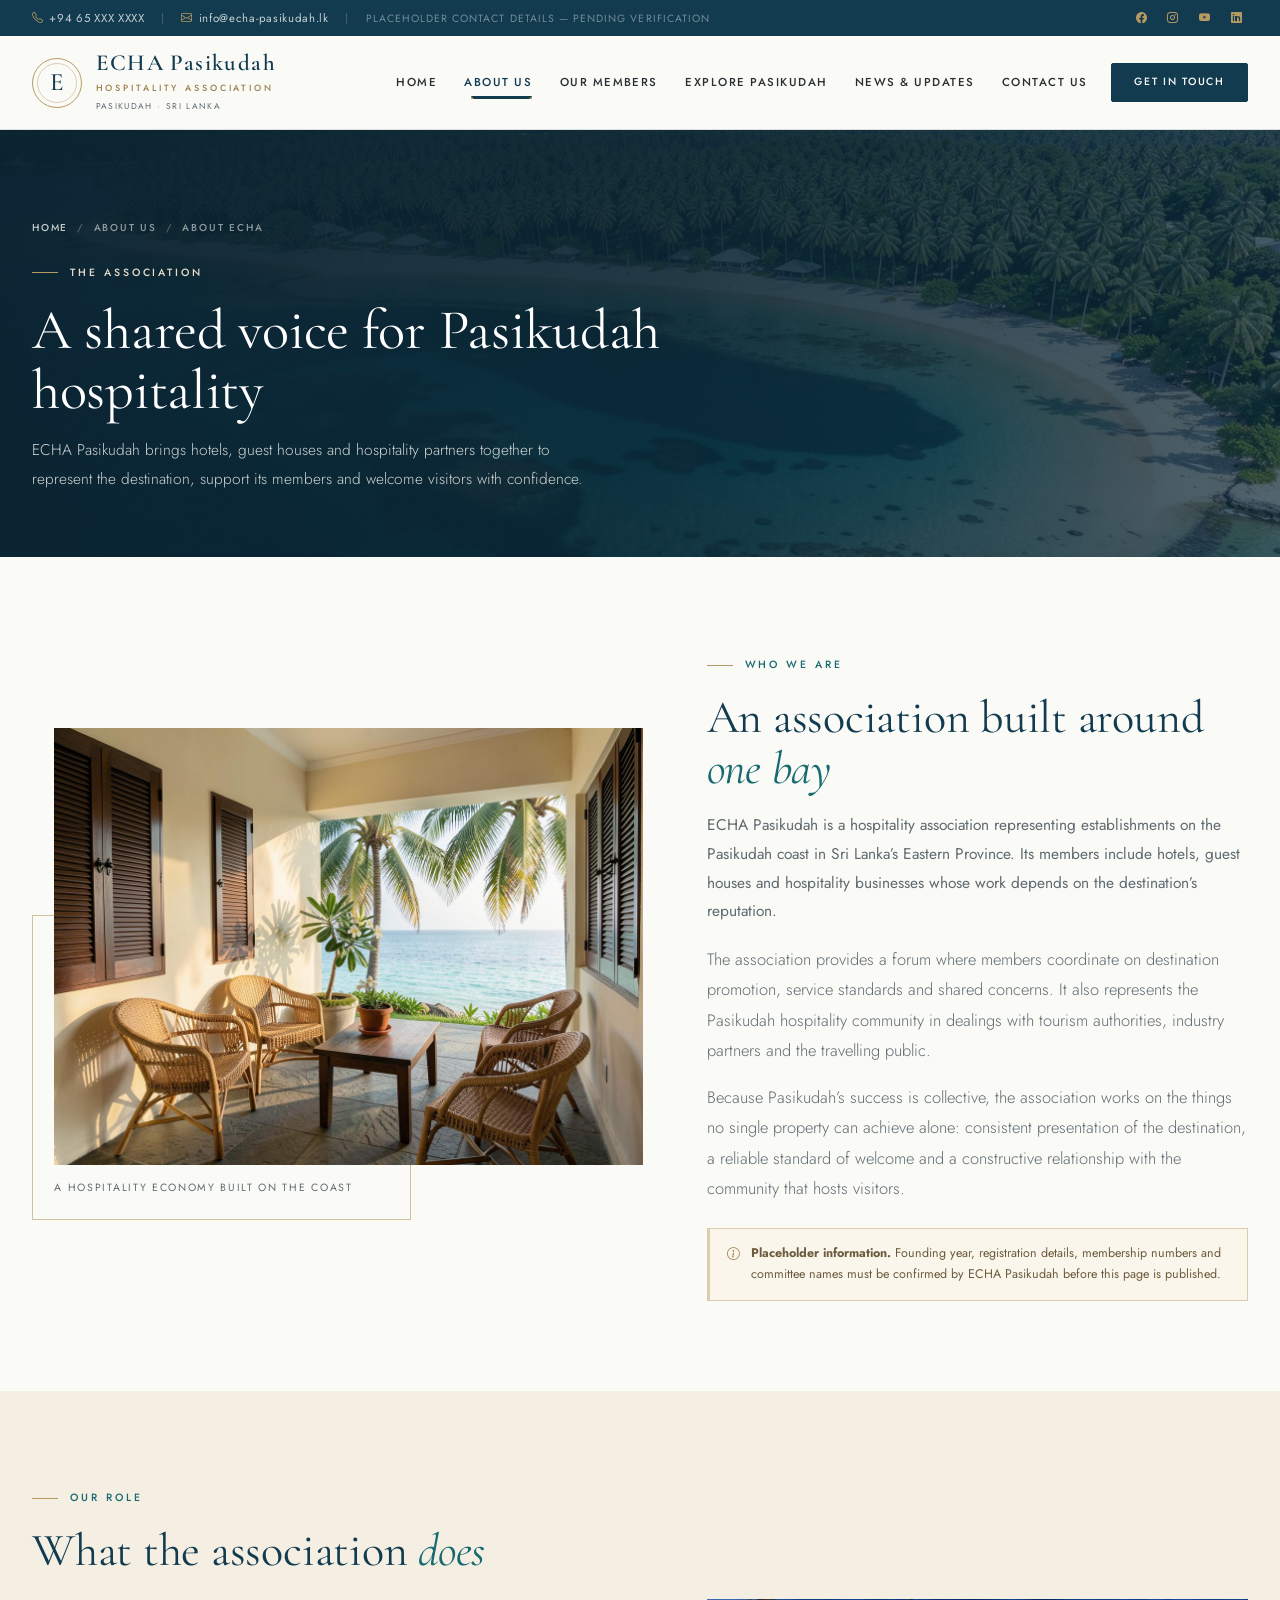
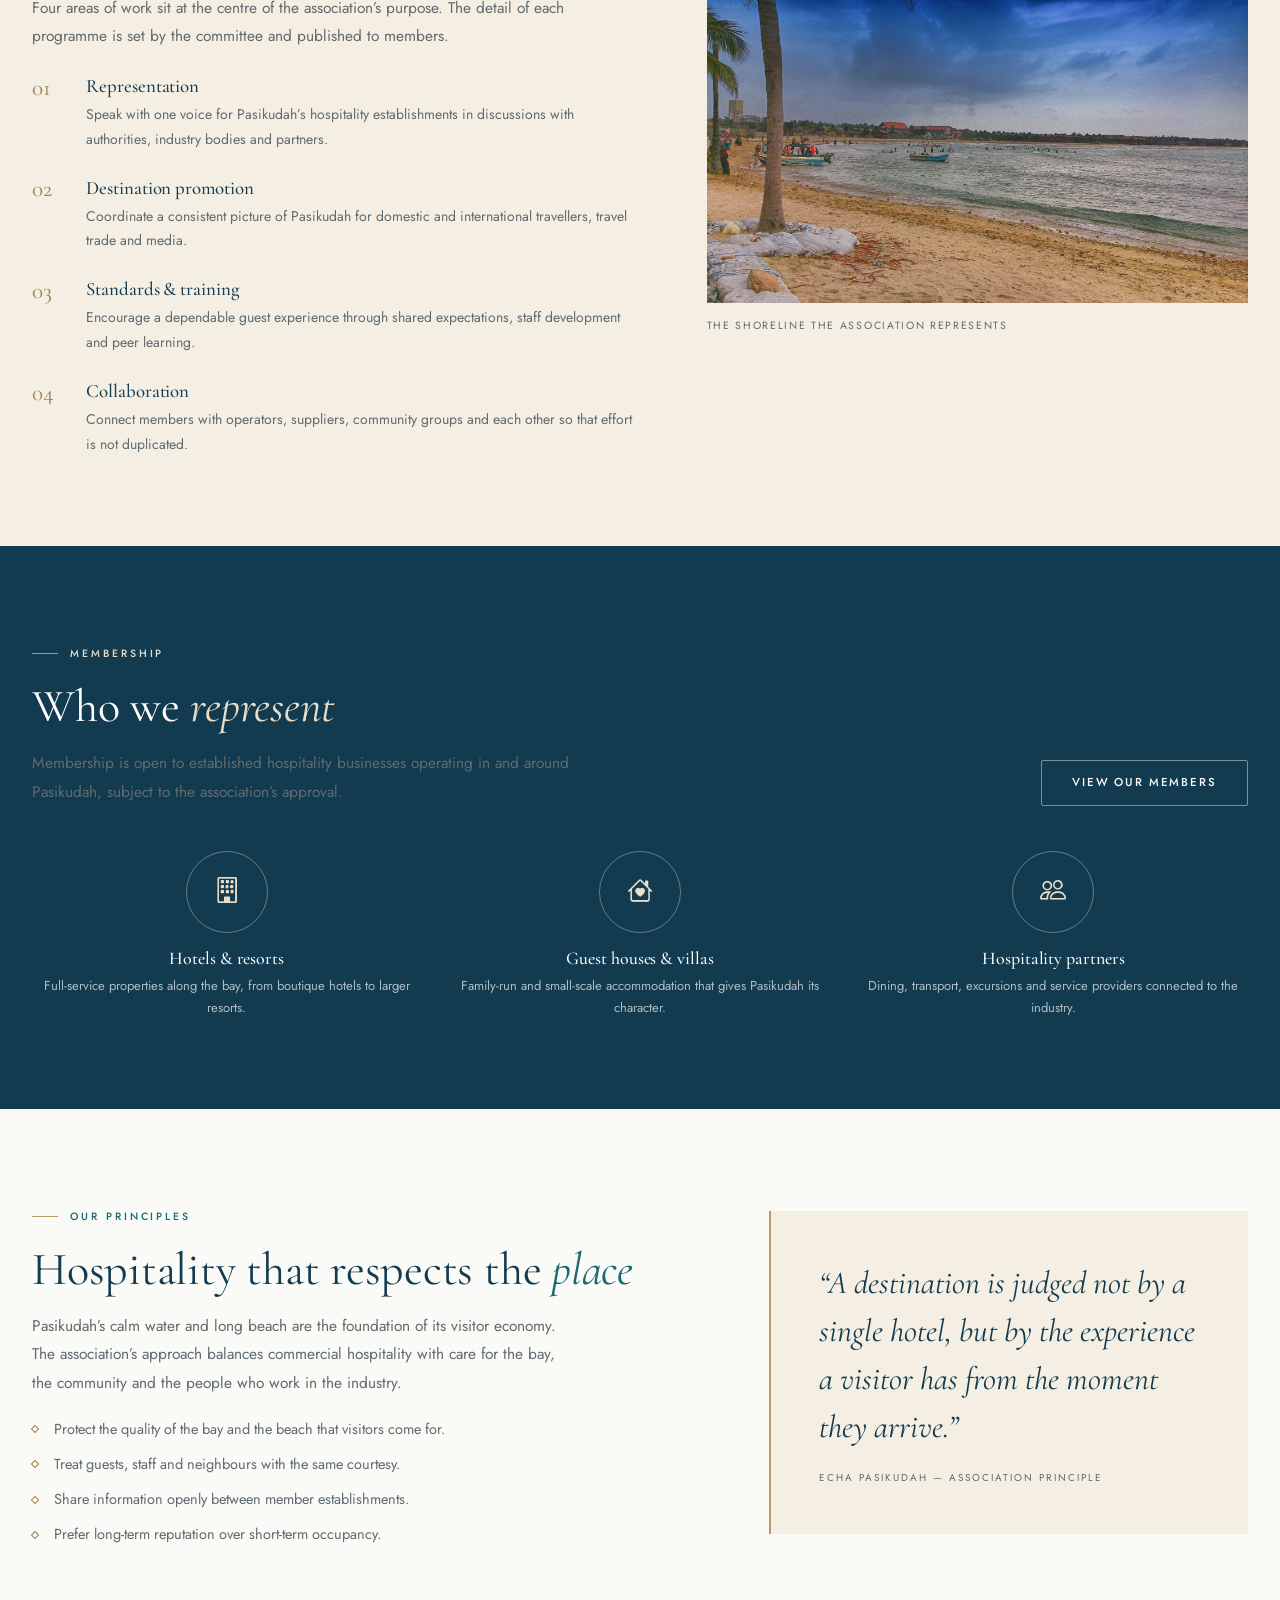
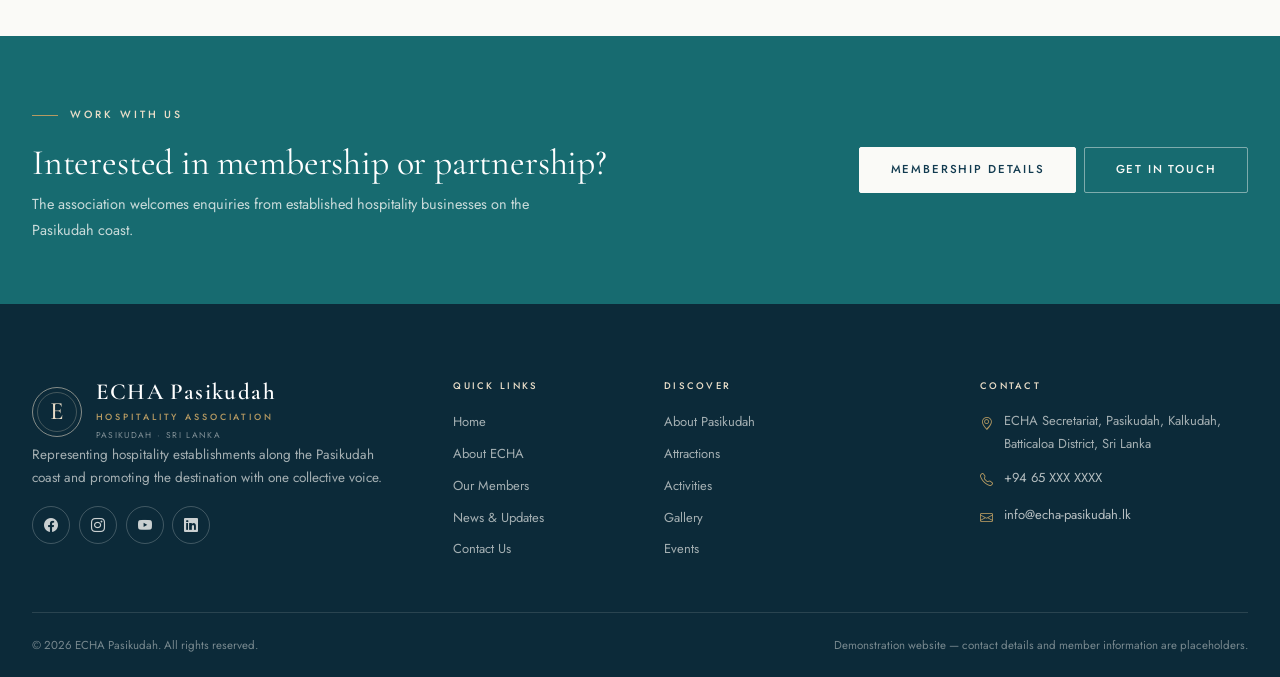
<file: about.html>
<!DOCTYPE html>
<html lang="en">
<head>
  <meta charset="utf-8" />
  <meta name="viewport" content="width=device-width, initial-scale=1" />
  <title>About ECHA | ECHA Pasikudah</title>
  <meta name="description" content="Learn about ECHA Pasikudah, the hospitality association representing hotels, guest houses and hospitality partners on the Pasikudah coast." />
  <meta name="theme-color" content="#123b50" />
  <link rel="preconnect" href="https://fonts.googleapis.com" />
  <link rel="preconnect" href="https://fonts.gstatic.com" crossorigin />
  <link href="https://fonts.googleapis.com/css2?family=Cormorant+Garamond:ital,wght@0,300;0,400;0,500;0,600;1,400;1,500&family=Jost:wght@300;400;500;600&display=swap" rel="stylesheet" />
  <link href="https://cdn.jsdelivr.net/npm/bootstrap@5.3.3/dist/css/bootstrap.min.css" rel="stylesheet" integrity="sha384-QWTKZyjpPEjISv5WaRU9OFeRpok6YctnYmDr5pNlyT2bRjXh0JMhjY6hW+ALEwIH" crossorigin="anonymous" />
  <link href="https://cdn.jsdelivr.net/npm/bootstrap-icons@1.11.3/font/bootstrap-icons.min.css" rel="stylesheet" />
  <link href="assets/css/style.css" rel="stylesheet" />
</head>
<body id="top">
  <a class="skip-link" href="#main">Skip to content</a>

  <div class="topbar d-none d-lg-block">
    <div class="container d-flex align-items-center justify-content-between">
      <div>
        <a href="tel:+9465XXXXXXX"><i class="bi bi-telephone" aria-hidden="true"></i>+94 65 XXX XXXX</a>
        <span class="sep">|</span>
        <a href="mailto:info@echa-pasikudah.lk"><i class="bi bi-envelope" aria-hidden="true"></i>info@echa-pasikudah.lk</a>
        <span class="sep">|</span>
        <span class="topbar__note">Placeholder contact details &mdash; pending verification</span>
      </div>
      <div class="topbar__social">
        <a href="#" aria-label="ECHA Pasikudah on Facebook (link pending)"><i class="bi bi-facebook" aria-hidden="true"></i></a>
        <a href="#" aria-label="ECHA Pasikudah on Instagram (link pending)"><i class="bi bi-instagram" aria-hidden="true"></i></a>
        <a href="#" aria-label="ECHA Pasikudah on YouTube (link pending)"><i class="bi bi-youtube" aria-hidden="true"></i></a>
        <a href="#" aria-label="ECHA Pasikudah on LinkedIn (link pending)"><i class="bi bi-linkedin" aria-hidden="true"></i></a>
      </div>
    </div>
  </div>

  <header class="site-header">
    <nav class="navbar navbar-expand-lg" aria-label="Primary navigation">
      <div class="container">
        <a class="brand" href="index.html" aria-label="ECHA Pasikudah home">
          <span class="brand-mark" aria-hidden="true">E</span>
          <span class="brand-text">
            <span class="brand-name">ECHA Pasikudah</span>
            <span class="brand-sub">Hospitality Association</span>
            <span class="brand-tag">Pasikudah &middot; Sri Lanka</span>
          </span>
        </a>
        <button class="navbar-toggler" type="button" data-bs-toggle="collapse" data-bs-target="#mainNav" aria-controls="mainNav" aria-expanded="false" aria-label="Toggle navigation">
          <i class="bi bi-list" aria-hidden="true"></i>
        </button>
        <div class="collapse navbar-collapse" id="mainNav">
          <ul class="navbar-nav ms-auto align-items-lg-center">
            <li class="nav-item"><a class="nav-link" href="index.html" data-match="index.html">Home</a></li>
            <li class="nav-item dropdown">
              <a class="nav-link dropdown-toggle" href="about.html" role="button" data-bs-toggle="dropdown" aria-expanded="false" data-match="about.html vision-mission.html committee.html">About Us</a>
              <ul class="dropdown-menu">
                <li><a class="dropdown-item" href="about.html">About ECHA</a></li>
                <li><a class="dropdown-item" href="vision-mission.html">Vision &amp; Mission</a></li>
                <li><a class="dropdown-item" href="vision-mission.html#objectives">Objectives</a></li>
                <li><a class="dropdown-item" href="committee.html">Leadership &amp; Committee</a></li>
              </ul>
            </li>
            <li class="nav-item"><a class="nav-link" href="members.html" data-match="members.html">Our Members</a></li>
            <li class="nav-item dropdown">
              <a class="nav-link dropdown-toggle" href="pasikudah.html" role="button" data-bs-toggle="dropdown" aria-expanded="false" data-match="pasikudah.html attractions.html">Explore Pasikudah</a>
              <ul class="dropdown-menu">
                <li><a class="dropdown-item" href="pasikudah.html">About Pasikudah</a></li>
                <li><a class="dropdown-item" href="attractions.html#attractions">Attractions</a></li>
                <li><a class="dropdown-item" href="attractions.html#beaches">Beaches</a></li>
                <li><a class="dropdown-item" href="attractions.html#activities">Activities &amp; Experiences</a></li>
                <li><a class="dropdown-item" href="pasikudah.html#travel">Travel Information</a></li>
              </ul>
            </li>
            <li class="nav-item dropdown">
              <a class="nav-link dropdown-toggle" href="news.html" role="button" data-bs-toggle="dropdown" aria-expanded="false" data-match="news.html events.html gallery.html">News &amp; Updates</a>
              <ul class="dropdown-menu">
                <li><a class="dropdown-item" href="news.html">Latest News</a></li>
                <li><a class="dropdown-item" href="events.html">Events</a></li>
                <li><a class="dropdown-item" href="events.html#announcements">Announcements</a></li>
                <li><a class="dropdown-item" href="gallery.html">Gallery</a></li>
              </ul>
            </li>
            <li class="nav-item"><a class="nav-link" href="contact.html" data-match="contact.html">Contact Us</a></li>
            <li class="nav-item"><a class="btn btn-echa nav-cta" href="contact.html">Get in Touch</a></li>
          </ul>
        </div>
      </div>
    </nav>
  </header>

  <main id="main">
    <section class="page-hero">
      <div class="page-hero__bg">
        <img src="assets/images/destinations/pasikudah-bay.jpg" width="1392" height="752" alt="" />
      </div>
      <div class="container">
        <div class="page-hero__inner">
          <nav class="breadcrumb-echa" aria-label="Breadcrumb">
            <a href="index.html">Home</a><span class="divider">/</span><span>About Us</span><span class="divider">/</span><span>About ECHA</span>
          </nav>
          <span class="eyebrow eyebrow--light">The Association</span>
          <h1>A shared voice for Pasikudah hospitality</h1>
          <p>ECHA Pasikudah brings hotels, guest houses and hospitality partners together to represent the destination, support its members and welcome visitors with confidence.</p>
        </div>
      </div>
    </section>

    <section class="section">
      <div class="container">
        <div class="split split--wide">
          <div class="split__media reveal">
            <figure class="figure figure--framed">
              <img src="assets/images/about.jpg" width="1184" height="880" alt="A shaded coastal terrace opening onto palms and the sea" loading="lazy" />
              <figcaption>A hospitality economy built on the coast</figcaption>
            </figure>
          </div>
          <div class="reveal">
            <span class="eyebrow">Who we are</span>
            <h2 class="section-title">An association built around <em>one bay</em></h2>
            <p class="section-sub">ECHA Pasikudah is a hospitality association representing establishments on the Pasikudah coast in Sri Lanka&rsquo;s Eastern Province. Its members include hotels, guest houses and hospitality businesses whose work depends on the destination&rsquo;s reputation.</p>
            <p class="lead" style="margin-top:1.1rem;">The association provides a forum where members coordinate on destination promotion, service standards and shared concerns. It also represents the Pasikudah hospitality community in dealings with tourism authorities, industry partners and the travelling public.</p>
            <p class="lead">Because Pasikudah&rsquo;s success is collective, the association works on the things no single property can achieve alone: consistent presentation of the destination, a reliable standard of welcome and a constructive relationship with the community that hosts visitors.</p>
            <div class="placeholder-note mt-4" role="note">
              <i class="bi bi-info-circle" aria-hidden="true"></i>
              <span><strong>Placeholder information.</strong> Founding year, registration details, membership numbers and committee names must be confirmed by ECHA Pasikudah before this page is published.</span>
            </div>
          </div>
        </div>
      </div>
    </section>

    <section class="section section--sand">
      <div class="container">
        <div class="split split--wide split--reverse">
          <div class="split__media reveal">
            <figure class="figure">
              <img src="assets/images/gallery/pasikudah-beach-sri-lanka.jpg" width="1920" height="1080" alt="Coconut palms leaning over the Pasikudah shoreline" loading="lazy" />
              <figcaption>The shoreline the association represents</figcaption>
            </figure>
          </div>
          <div class="reveal">
            <span class="eyebrow">Our role</span>
            <h2 class="section-title">What the association <em>does</em></h2>
            <p class="section-sub">Four areas of work sit at the centre of the association&rsquo;s purpose. The detail of each programme is set by the committee and published to members.</p>
            <ol class="numbered-list mt-4">
              <li>
                <h3>Representation</h3>
                <p>Speak with one voice for Pasikudah&rsquo;s hospitality establishments in discussions with authorities, industry bodies and partners.</p>
              </li>
              <li>
                <h3>Destination promotion</h3>
                <p>Coordinate a consistent picture of Pasikudah for domestic and international travellers, travel trade and media.</p>
              </li>
              <li>
                <h3>Standards &amp; training</h3>
                <p>Encourage a dependable guest experience through shared expectations, staff development and peer learning.</p>
              </li>
              <li>
                <h3>Collaboration</h3>
                <p>Connect members with operators, suppliers, community groups and each other so that effort is not duplicated.</p>
              </li>
            </ol>
          </div>
        </div>
      </div>
    </section>

    <section class="section section--ocean">
      <div class="container">
        <div class="heading-row">
          <div class="heading-row__text reveal">
            <span class="eyebrow eyebrow--light">Membership</span>
            <h2 class="section-title section-title--light">Who we <em style="color:var(--sand);">represent</em></h2>
            <p class="section-sub">Membership is open to established hospitality businesses operating in and around Pasikudah, subject to the association&rsquo;s approval.</p>
          </div>
          <a class="btn btn-outline-light-echa reveal" href="members.html">View our members</a>
        </div>
        <div class="row g-4 justify-content-center text-center">
          <div class="col-md-4 reveal">
            <div class="exp-item">
              <span class="exp-item__icon" style="background:transparent;border-color:rgba(233,221,200,.4);color:var(--sand);"><i class="bi bi-building" aria-hidden="true"></i></span>
              <h3 style="color:#fff;">Hotels &amp; resorts</h3>
              <p style="color:rgba(250,250,247,.68);">Full-service properties along the bay, from boutique hotels to larger resorts.</p>
            </div>
          </div>
          <div class="col-md-4 reveal">
            <div class="exp-item">
              <span class="exp-item__icon" style="background:transparent;border-color:rgba(233,221,200,.4);color:var(--sand);"><i class="bi bi-house-heart" aria-hidden="true"></i></span>
              <h3 style="color:#fff;">Guest houses &amp; villas</h3>
              <p style="color:rgba(250,250,247,.68);">Family-run and small-scale accommodation that gives Pasikudah its character.</p>
            </div>
          </div>
          <div class="col-md-4 reveal">
            <div class="exp-item">
              <span class="exp-item__icon" style="background:transparent;border-color:rgba(233,221,200,.4);color:var(--sand);"><i class="bi bi-people" aria-hidden="true"></i></span>
              <h3 style="color:#fff;">Hospitality partners</h3>
              <p style="color:rgba(250,250,247,.68);">Dining, transport, excursions and service providers connected to the industry.</p>
            </div>
          </div>
        </div>
      </div>
    </section>

    <section class="section">
      <div class="container">
        <div class="row g-5 align-items-center">
          <div class="col-lg-7 reveal">
            <span class="eyebrow">Our principles</span>
            <h2 class="section-title">Hospitality that respects the <em>place</em></h2>
            <p class="section-sub">Pasikudah&rsquo;s calm water and long beach are the foundation of its visitor economy. The association&rsquo;s approach balances commercial hospitality with care for the bay, the community and the people who work in the industry.</p>
            <ul class="bullet-list">
              <li>Protect the quality of the bay and the beach that visitors come for.</li>
              <li>Treat guests, staff and neighbours with the same courtesy.</li>
              <li>Share information openly between member establishments.</li>
              <li>Prefer long-term reputation over short-term occupancy.</li>
            </ul>
          </div>
          <div class="col-lg-5 reveal">
            <blockquote class="quote-block">
              <p>&ldquo;A destination is judged not by a single hotel, but by the experience a visitor has from the moment they arrive.&rdquo;</p>
              <footer>ECHA Pasikudah &mdash; association principle</footer>
            </blockquote>
          </div>
        </div>
      </div>
    </section>

    <section class="cta-band">
      <div class="container d-flex flex-wrap align-items-center justify-content-between gap-4">
        <div>
          <span class="eyebrow eyebrow--light">Work with us</span>
          <h2>Interested in membership or partnership?</h2>
          <p>The association welcomes enquiries from established hospitality businesses on the Pasikudah coast.</p>
        </div>
        <div class="d-flex flex-wrap gap-2">
          <a class="btn btn-light-echa" href="members.html#membership">Membership details</a>
          <a class="btn btn-outline-light-echa" href="contact.html">Get in Touch</a>
        </div>
      </div>
    </section>
  </main>

  <footer class="site-footer">
    <div class="container">
      <div class="row g-5">
        <div class="col-lg-4">
          <a class="brand brand--light" href="index.html" aria-label="ECHA Pasikudah home">
            <span class="brand-mark" aria-hidden="true">E</span>
            <span class="brand-text">
              <span class="brand-name">ECHA Pasikudah</span>
              <span class="brand-sub">Hospitality Association</span>
              <span class="brand-tag">Pasikudah &middot; Sri Lanka</span>
            </span>
          </a>
          <p>Representing hospitality establishments along the Pasikudah coast and promoting the destination with one collective voice.</p>
          <div class="social-row social-row--light">
            <a href="#" aria-label="ECHA Pasikudah on Facebook (link pending)"><i class="bi bi-facebook" aria-hidden="true"></i></a>
            <a href="#" aria-label="ECHA Pasikudah on Instagram (link pending)"><i class="bi bi-instagram" aria-hidden="true"></i></a>
            <a href="#" aria-label="ECHA Pasikudah on YouTube (link pending)"><i class="bi bi-youtube" aria-hidden="true"></i></a>
            <a href="#" aria-label="ECHA Pasikudah on LinkedIn (link pending)"><i class="bi bi-linkedin" aria-hidden="true"></i></a>
          </div>
        </div>
        <div class="col-6 col-lg-2">
          <h3 class="footer-title">Quick Links</h3>
          <ul class="footer-links">
            <li><a href="index.html">Home</a></li>
            <li><a href="about.html">About ECHA</a></li>
            <li><a href="members.html">Our Members</a></li>
            <li><a href="news.html">News &amp; Updates</a></li>
            <li><a href="contact.html">Contact Us</a></li>
          </ul>
        </div>
        <div class="col-6 col-lg-3">
          <h3 class="footer-title">Discover</h3>
          <ul class="footer-links">
            <li><a href="pasikudah.html">About Pasikudah</a></li>
            <li><a href="attractions.html">Attractions</a></li>
            <li><a href="attractions.html#activities">Activities</a></li>
            <li><a href="gallery.html">Gallery</a></li>
            <li><a href="events.html">Events</a></li>
          </ul>
        </div>
        <div class="col-lg-3">
          <h3 class="footer-title">Contact</h3>
          <ul class="footer-contact">
            <li><i class="bi bi-geo-alt" aria-hidden="true"></i><span>ECHA Secretariat, Pasikudah, Kalkudah, Batticaloa District, Sri Lanka</span></li>
            <li><i class="bi bi-telephone" aria-hidden="true"></i><a href="tel:+9465XXXXXXX">+94 65 XXX XXXX</a></li>
            <li><i class="bi bi-envelope" aria-hidden="true"></i><a href="mailto:info@echa-pasikudah.lk">info@echa-pasikudah.lk</a></li>
          </ul>
        </div>
      </div>
      <div class="footer-bottom">
        <p>&copy; <span class="js-year">2026</span> ECHA Pasikudah. All rights reserved.</p>
        <p>Demonstration website &mdash; contact details and member information are placeholders.</p>
      </div>
    </div>
  </footer>

  <a class="to-top" href="#top" aria-label="Back to top"><i class="bi bi-arrow-up" aria-hidden="true"></i></a>

  <script src="https://cdn.jsdelivr.net/npm/bootstrap@5.3.3/dist/js/bootstrap.bundle.min.js" integrity="sha384-YvpcrYf0tY3lHB60NNkmXc5s9fDVZLESaAA55NDzOxhy9GkcIdslK1eN7N6jIeHz" crossorigin="anonymous"></script>
  <script src="assets/js/main.js"></script>
</body>
</html>
</file>
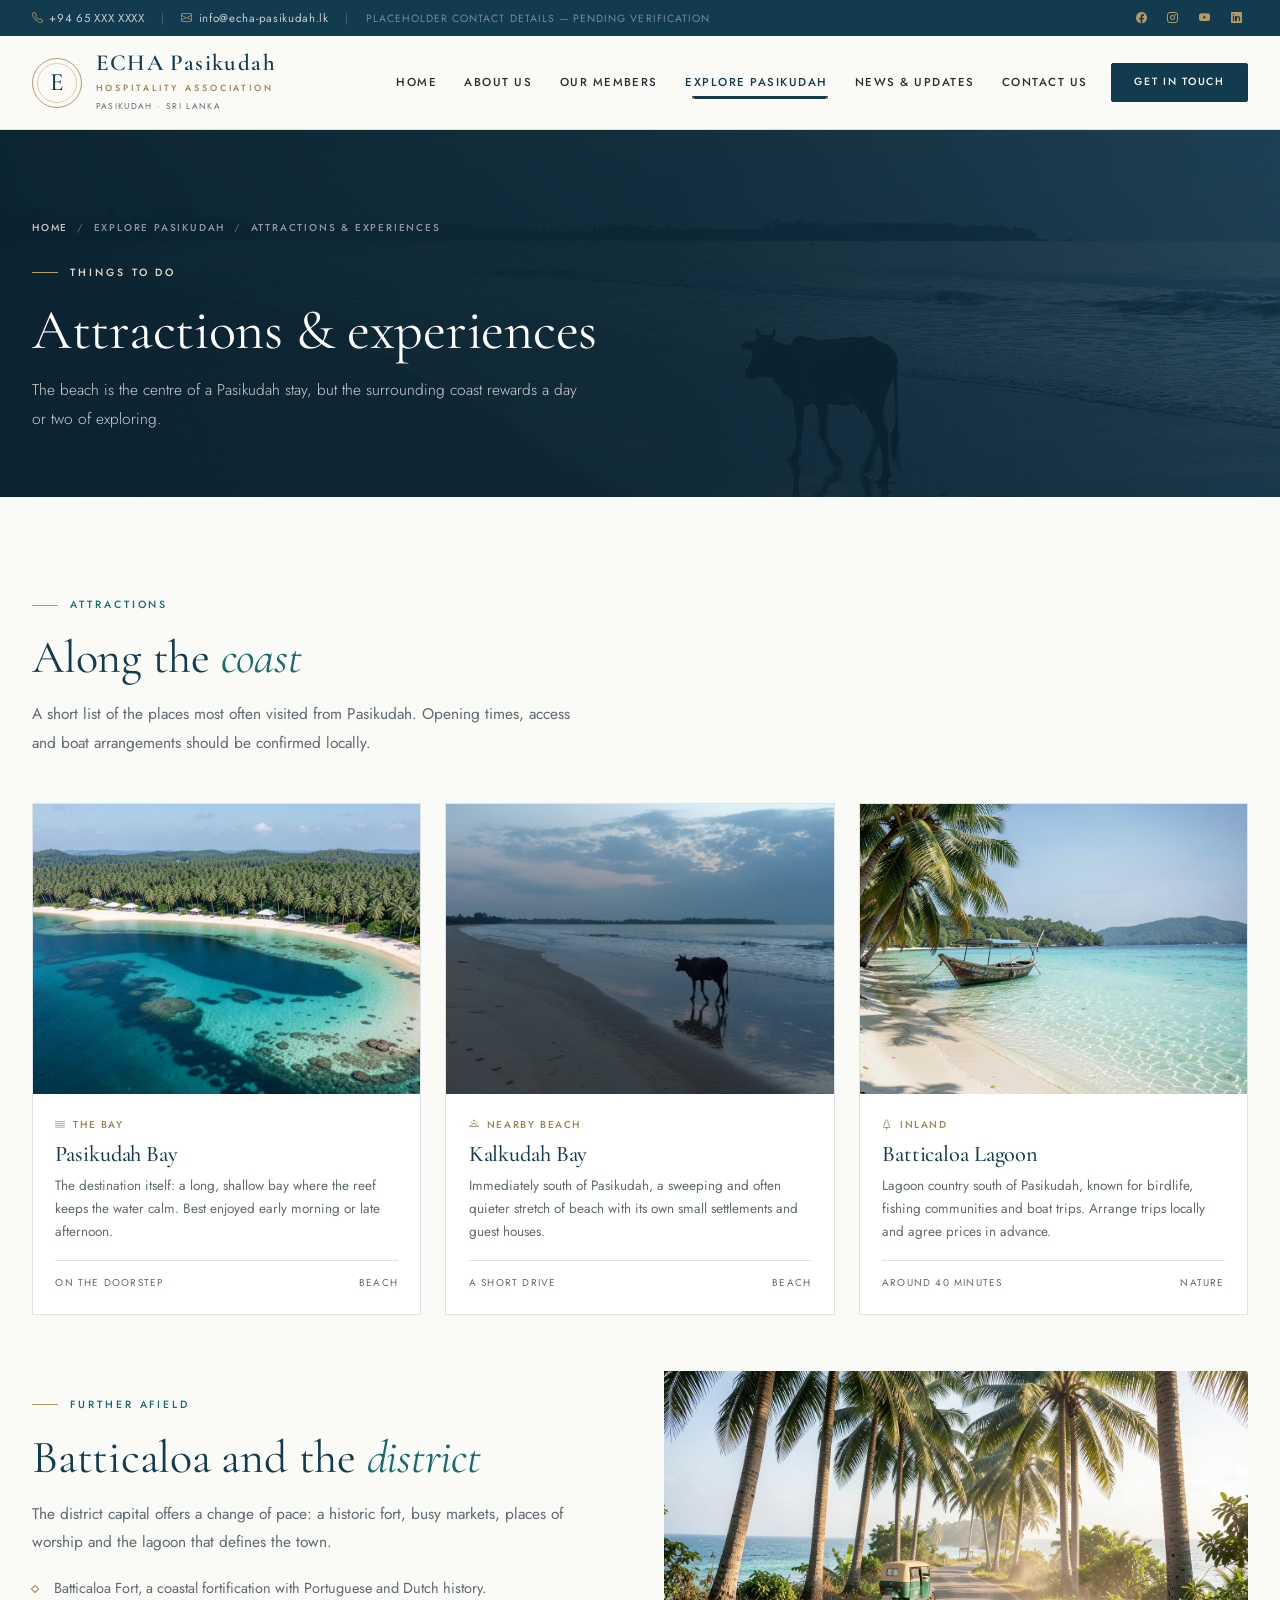
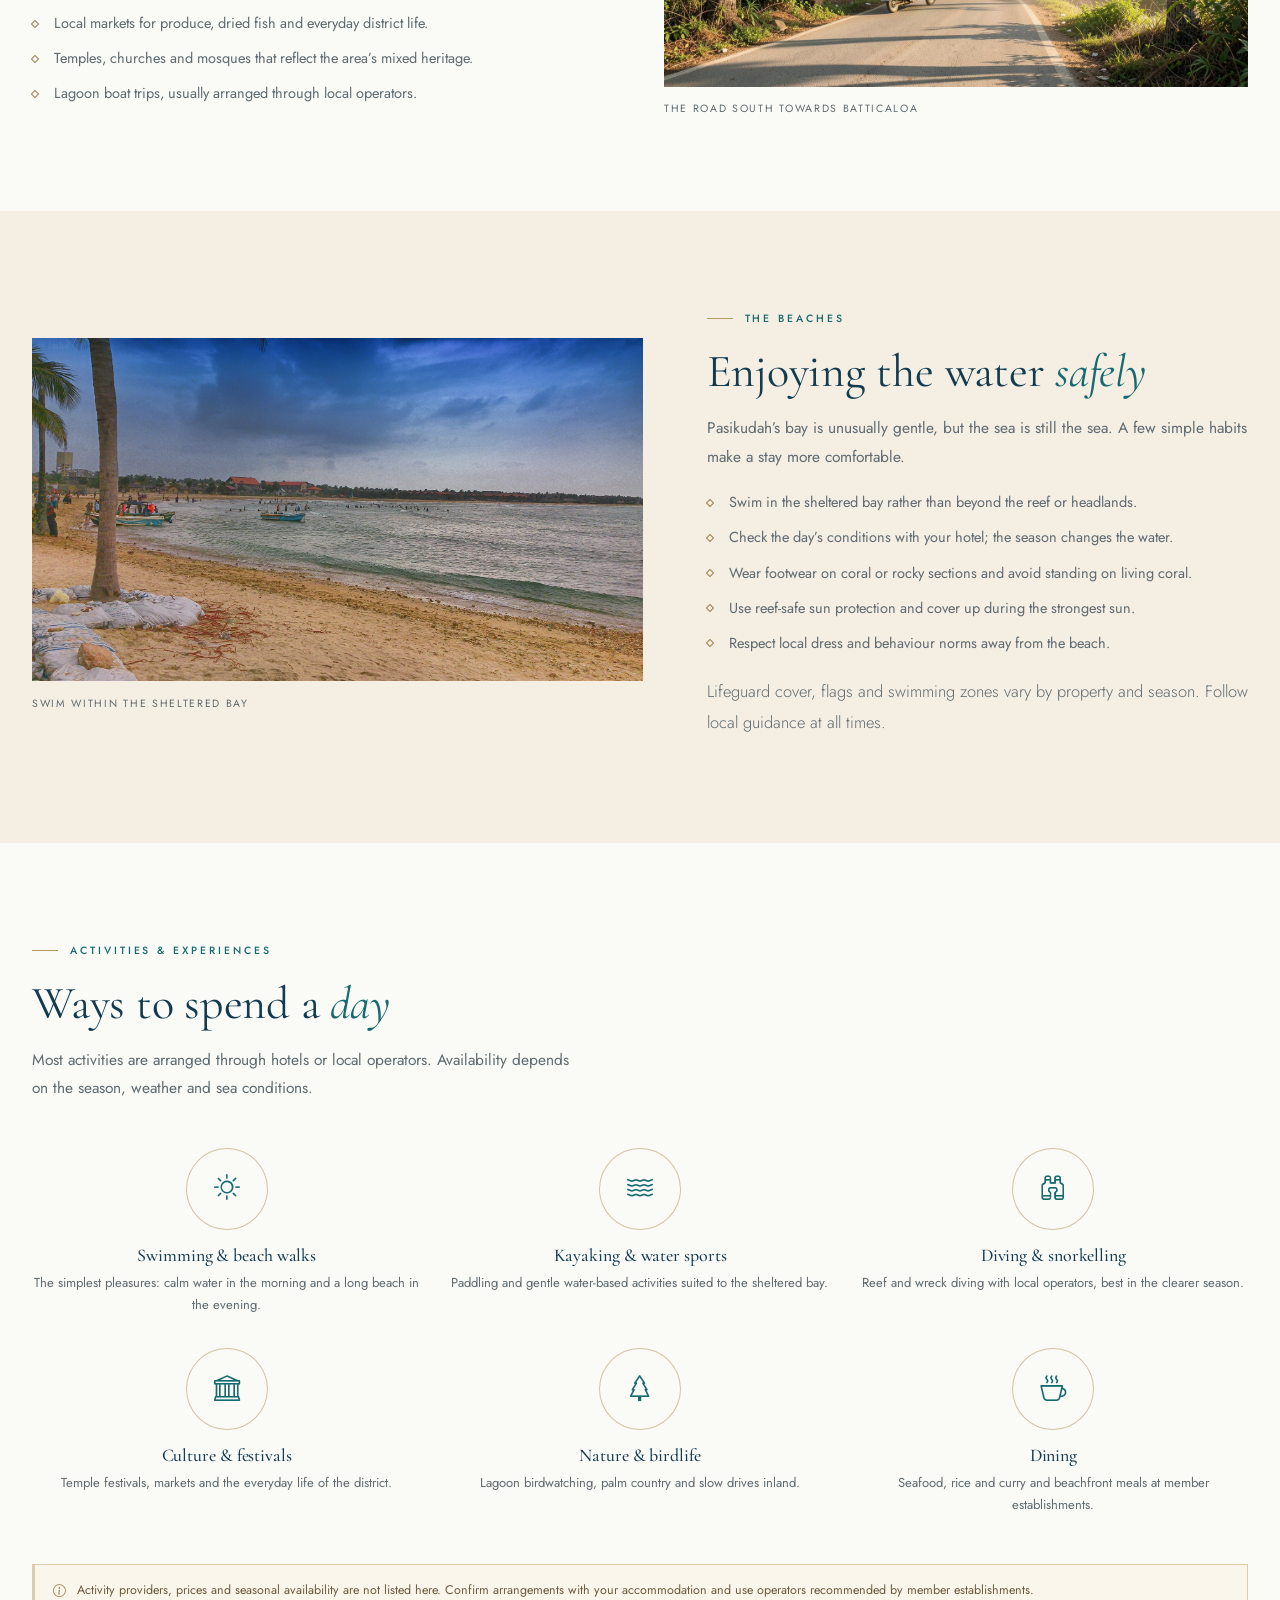
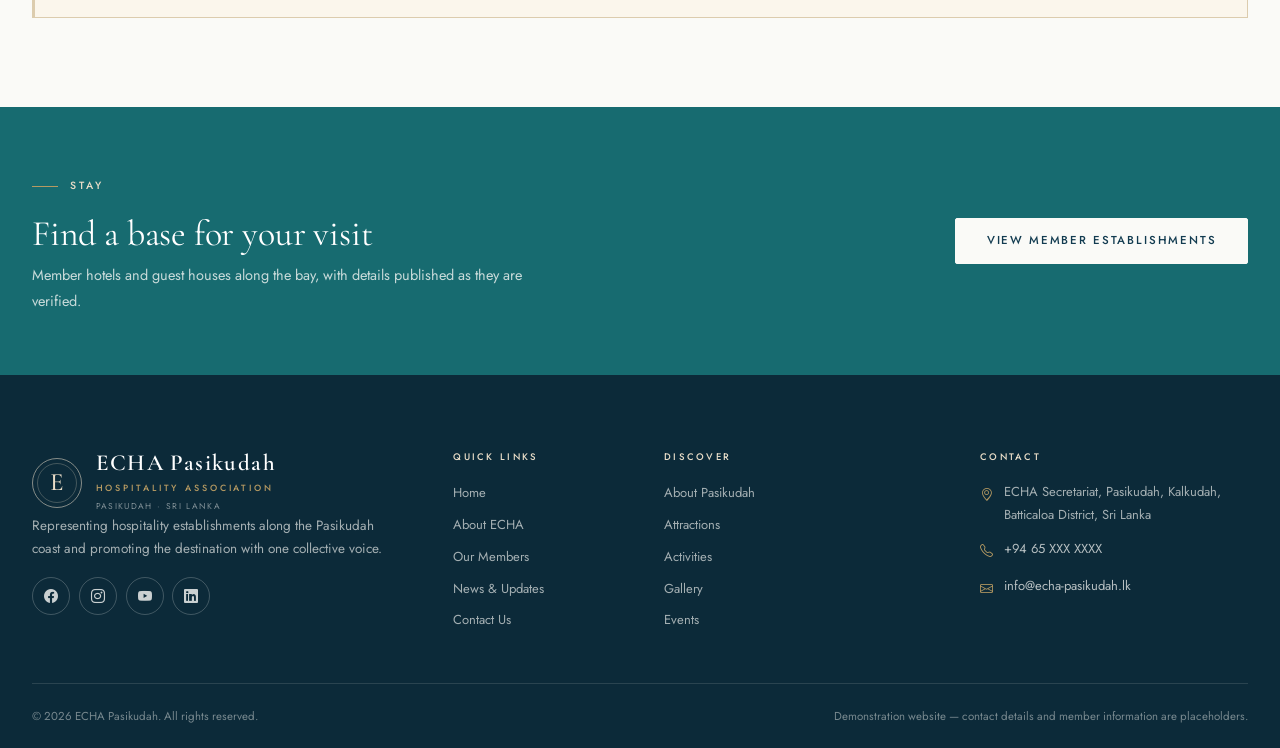
<file: attractions.html>
<!DOCTYPE html>
<html lang="en">
<head>
  <meta charset="utf-8" />
  <meta name="viewport" content="width=device-width, initial-scale=1" />
  <title>Attractions &amp; Experiences | ECHA Pasikudah</title>
  <meta name="description" content="Beaches, attractions, activities and experiences around Pasikudah on Sri Lanka's east coast, including Kalkudah Bay and Batticaloa Lagoon." />
  <meta name="theme-color" content="#123b50" />
  <link rel="preconnect" href="https://fonts.googleapis.com" />
  <link rel="preconnect" href="https://fonts.gstatic.com" crossorigin />
  <link href="https://fonts.googleapis.com/css2?family=Cormorant+Garamond:ital,wght@0,300;0,400;0,500;0,600;1,400;1,500&family=Jost:wght@300;400;500;600&display=swap" rel="stylesheet" />
  <link href="https://cdn.jsdelivr.net/npm/bootstrap@5.3.3/dist/css/bootstrap.min.css" rel="stylesheet" integrity="sha384-QWTKZyjpPEjISv5WaRU9OFeRpok6YctnYmDr5pNlyT2bRjXh0JMhjY6hW+ALEwIH" crossorigin="anonymous" />
  <link href="https://cdn.jsdelivr.net/npm/bootstrap-icons@1.11.3/font/bootstrap-icons.min.css" rel="stylesheet" />
  <link href="assets/css/style.css" rel="stylesheet" />
</head>
<body id="top">
  <a class="skip-link" href="#main">Skip to content</a>

  <div class="topbar d-none d-lg-block">
    <div class="container d-flex align-items-center justify-content-between">
      <div>
        <a href="tel:+9465XXXXXXX"><i class="bi bi-telephone" aria-hidden="true"></i>+94 65 XXX XXXX</a>
        <span class="sep">|</span>
        <a href="mailto:info@echa-pasikudah.lk"><i class="bi bi-envelope" aria-hidden="true"></i>info@echa-pasikudah.lk</a>
        <span class="sep">|</span>
        <span class="topbar__note">Placeholder contact details &mdash; pending verification</span>
      </div>
      <div class="topbar__social">
        <a href="#" aria-label="ECHA Pasikudah on Facebook (link pending)"><i class="bi bi-facebook" aria-hidden="true"></i></a>
        <a href="#" aria-label="ECHA Pasikudah on Instagram (link pending)"><i class="bi bi-instagram" aria-hidden="true"></i></a>
        <a href="#" aria-label="ECHA Pasikudah on YouTube (link pending)"><i class="bi bi-youtube" aria-hidden="true"></i></a>
        <a href="#" aria-label="ECHA Pasikudah on LinkedIn (link pending)"><i class="bi bi-linkedin" aria-hidden="true"></i></a>
      </div>
    </div>
  </div>

  <header class="site-header">
    <nav class="navbar navbar-expand-lg" aria-label="Primary navigation">
      <div class="container">
        <a class="brand" href="index.html" aria-label="ECHA Pasikudah home">
          <span class="brand-mark" aria-hidden="true">E</span>
          <span class="brand-text">
            <span class="brand-name">ECHA Pasikudah</span>
            <span class="brand-sub">Hospitality Association</span>
            <span class="brand-tag">Pasikudah &middot; Sri Lanka</span>
          </span>
        </a>
        <button class="navbar-toggler" type="button" data-bs-toggle="collapse" data-bs-target="#mainNav" aria-controls="mainNav" aria-expanded="false" aria-label="Toggle navigation">
          <i class="bi bi-list" aria-hidden="true"></i>
        </button>
        <div class="collapse navbar-collapse" id="mainNav">
          <ul class="navbar-nav ms-auto align-items-lg-center">
            <li class="nav-item"><a class="nav-link" href="index.html" data-match="index.html">Home</a></li>
            <li class="nav-item dropdown">
              <a class="nav-link dropdown-toggle" href="about.html" role="button" data-bs-toggle="dropdown" aria-expanded="false" data-match="about.html vision-mission.html committee.html">About Us</a>
              <ul class="dropdown-menu">
                <li><a class="dropdown-item" href="about.html">About ECHA</a></li>
                <li><a class="dropdown-item" href="vision-mission.html">Vision &amp; Mission</a></li>
                <li><a class="dropdown-item" href="vision-mission.html#objectives">Objectives</a></li>
                <li><a class="dropdown-item" href="committee.html">Leadership &amp; Committee</a></li>
              </ul>
            </li>
            <li class="nav-item"><a class="nav-link" href="members.html" data-match="members.html">Our Members</a></li>
            <li class="nav-item dropdown">
              <a class="nav-link dropdown-toggle" href="pasikudah.html" role="button" data-bs-toggle="dropdown" aria-expanded="false" data-match="pasikudah.html attractions.html">Explore Pasikudah</a>
              <ul class="dropdown-menu">
                <li><a class="dropdown-item" href="pasikudah.html">About Pasikudah</a></li>
                <li><a class="dropdown-item" href="attractions.html#attractions">Attractions</a></li>
                <li><a class="dropdown-item" href="attractions.html#beaches">Beaches</a></li>
                <li><a class="dropdown-item" href="attractions.html#activities">Activities &amp; Experiences</a></li>
                <li><a class="dropdown-item" href="pasikudah.html#travel">Travel Information</a></li>
              </ul>
            </li>
            <li class="nav-item dropdown">
              <a class="nav-link dropdown-toggle" href="news.html" role="button" data-bs-toggle="dropdown" aria-expanded="false" data-match="news.html events.html gallery.html">News &amp; Updates</a>
              <ul class="dropdown-menu">
                <li><a class="dropdown-item" href="news.html">Latest News</a></li>
                <li><a class="dropdown-item" href="events.html">Events</a></li>
                <li><a class="dropdown-item" href="events.html#announcements">Announcements</a></li>
                <li><a class="dropdown-item" href="gallery.html">Gallery</a></li>
              </ul>
            </li>
            <li class="nav-item"><a class="nav-link" href="contact.html" data-match="contact.html">Contact Us</a></li>
            <li class="nav-item"><a class="btn btn-echa nav-cta" href="contact.html">Get in Touch</a></li>
          </ul>
        </div>
      </div>
    </nav>
  </header>

  <main id="main">
    <section class="page-hero">
      <div class="page-hero__bg">
        <img src="assets/images/gallery/sunrise-at-kalkudah-beach.jpg" width="1920" height="1281" alt="" />
      </div>
      <div class="container">
        <div class="page-hero__inner">
          <nav class="breadcrumb-echa" aria-label="Breadcrumb">
            <a href="index.html">Home</a><span class="divider">/</span><span>Explore Pasikudah</span><span class="divider">/</span><span>Attractions &amp; Experiences</span>
          </nav>
          <span class="eyebrow eyebrow--light">Things to do</span>
          <h1>Attractions &amp; experiences</h1>
          <p>The beach is the centre of a Pasikudah stay, but the surrounding coast rewards a day or two of exploring.</p>
        </div>
      </div>
    </section>

    <section class="section" id="attractions">
      <div class="container">
        <div class="heading-row">
          <div class="heading-row__text reveal">
            <span class="eyebrow">Attractions</span>
            <h2 class="section-title">Along the <em>coast</em></h2>
            <p class="section-sub">A short list of the places most often visited from Pasikudah. Opening times, access and boat arrangements should be confirmed locally.</p>
          </div>
        </div>
        <div class="card-grid">
          <article class="member-card reveal">
            <div class="member-card__media">
              <img src="assets/images/destinations/pasikudah-bay.jpg" width="1392" height="752" alt="Aerial view of Pasikudah Bay and its reef" loading="lazy" />
            </div>
            <div class="member-card__body">
              <span class="member-card__loc"><i class="bi bi-water" aria-hidden="true"></i>The bay</span>
              <h3>Pasikudah Bay</h3>
              <p>The destination itself: a long, shallow bay where the reef keeps the water calm. Best enjoyed early morning or late afternoon.</p>
              <div class="member-card__foot">
                <span>On the doorstep</span>
                <span>Beach</span>
              </div>
            </div>
          </article>

          <article class="member-card reveal">
            <div class="member-card__media">
              <img src="assets/images/gallery/sunrise-at-kalkudah-beach.jpg" width="1920" height="1281" alt="Sunrise over the sea at Kalkudah Beach" loading="lazy" />
            </div>
            <div class="member-card__body">
              <span class="member-card__loc"><i class="bi bi-sunrise" aria-hidden="true"></i>Nearby beach</span>
              <h3>Kalkudah Bay</h3>
              <p>Immediately south of Pasikudah, a sweeping and often quieter stretch of beach with its own small settlements and guest houses.</p>
              <div class="member-card__foot">
                <span>A short drive</span>
                <span>Beach</span>
              </div>
            </div>
          </article>

          <article class="member-card reveal">
            <div class="member-card__media">
              <img src="assets/images/destinations/kalkudah-lagoon.jpg" width="1248" height="832" alt="Shallow lagoon water with a moored fishing boat and palms" loading="lazy" />
            </div>
            <div class="member-card__body">
              <span class="member-card__loc"><i class="bi bi-tree" aria-hidden="true"></i>Inland</span>
              <h3>Batticaloa Lagoon</h3>
              <p>Lagoon country south of Pasikudah, known for birdlife, fishing communities and boat trips. Arrange trips locally and agree prices in advance.</p>
              <div class="member-card__foot">
                <span>Around 40 minutes</span>
                <span>Nature</span>
              </div>
            </div>
          </article>
        </div>

        <div class="row g-5 align-items-center mt-2">
          <div class="col-lg-6 reveal">
            <span class="eyebrow">Further afield</span>
            <h2 class="section-title">Batticaloa and the <em>district</em></h2>
            <p class="section-sub">The district capital offers a change of pace: a historic fort, busy markets, places of worship and the lagoon that defines the town.</p>
            <ul class="bullet-list">
              <li>Batticaloa Fort, a coastal fortification with Portuguese and Dutch history.</li>
              <li>Local markets for produce, dried fish and everyday district life.</li>
              <li>Temples, churches and mosques that reflect the area&rsquo;s mixed heritage.</li>
              <li>Lagoon boat trips, usually arranged through local operators.</li>
            </ul>
          </div>
          <div class="col-lg-6 reveal">
            <figure class="figure">
              <img src="assets/images/destinations/coastal-road.jpg" width="1392" height="752" alt="A shaded coastal road through coconut palms on the east coast" loading="lazy" />
              <figcaption>The road south towards Batticaloa</figcaption>
            </figure>
          </div>
        </div>
      </div>
    </section>

    <section class="section section--sand" id="beaches">
      <div class="container">
        <div class="split split--wide">
          <div class="split__media reveal">
            <figure class="figure">
              <img src="assets/images/gallery/pasikudah-beach-sri-lanka.jpg" width="1920" height="1080" alt="Coconut palms over pale sand on the Pasikudah shoreline" loading="lazy" />
              <figcaption>Swim within the sheltered bay</figcaption>
            </figure>
          </div>
          <div class="reveal">
            <span class="eyebrow">The beaches</span>
            <h2 class="section-title">Enjoying the water <em>safely</em></h2>
            <p class="section-sub">Pasikudah&rsquo;s bay is unusually gentle, but the sea is still the sea. A few simple habits make a stay more comfortable.</p>
            <ul class="bullet-list">
              <li>Swim in the sheltered bay rather than beyond the reef or headlands.</li>
              <li>Check the day&rsquo;s conditions with your hotel; the season changes the water.</li>
              <li>Wear footwear on coral or rocky sections and avoid standing on living coral.</li>
              <li>Use reef-safe sun protection and cover up during the strongest sun.</li>
              <li>Respect local dress and behaviour norms away from the beach.</li>
            </ul>
            <p class="lead" style="margin-top:1.3rem;">Lifeguard cover, flags and swimming zones vary by property and season. Follow local guidance at all times.</p>
          </div>
        </div>
      </div>
    </section>

    <section class="section" id="activities">
      <div class="container">
        <div class="heading-row">
          <div class="heading-row__text reveal">
            <span class="eyebrow">Activities &amp; experiences</span>
            <h2 class="section-title">Ways to spend a <em>day</em></h2>
            <p class="section-sub">Most activities are arranged through hotels or local operators. Availability depends on the season, weather and sea conditions.</p>
          </div>
        </div>
        <div class="exp-grid reveal">
          <div class="exp-item">
            <span class="exp-item__icon"><i class="bi bi-sun" aria-hidden="true"></i></span>
            <h3>Swimming &amp; beach walks</h3>
            <p>The simplest pleasures: calm water in the morning and a long beach in the evening.</p>
          </div>
          <div class="exp-item">
            <span class="exp-item__icon"><i class="bi bi-water" aria-hidden="true"></i></span>
            <h3>Kayaking &amp; water sports</h3>
            <p>Paddling and gentle water-based activities suited to the sheltered bay.</p>
          </div>
          <div class="exp-item">
            <span class="exp-item__icon"><i class="bi bi-binoculars" aria-hidden="true"></i></span>
            <h3>Diving &amp; snorkelling</h3>
            <p>Reef and wreck diving with local operators, best in the clearer season.</p>
          </div>
          <div class="exp-item">
            <span class="exp-item__icon"><i class="bi bi-bank" aria-hidden="true"></i></span>
            <h3>Culture &amp; festivals</h3>
            <p>Temple festivals, markets and the everyday life of the district.</p>
          </div>
          <div class="exp-item">
            <span class="exp-item__icon"><i class="bi bi-tree" aria-hidden="true"></i></span>
            <h3>Nature &amp; birdlife</h3>
            <p>Lagoon birdwatching, palm country and slow drives inland.</p>
          </div>
          <div class="exp-item">
            <span class="exp-item__icon"><i class="bi bi-cup-hot" aria-hidden="true"></i></span>
            <h3>Dining</h3>
            <p>Seafood, rice and curry and beachfront meals at member establishments.</p>
          </div>
        </div>
        <div class="placeholder-note mt-5 reveal" role="note">
          <i class="bi bi-info-circle" aria-hidden="true"></i>
          <span>Activity providers, prices and seasonal availability are not listed here. Confirm arrangements with your accommodation and use operators recommended by member establishments.</span>
        </div>
      </div>
    </section>

    <section class="cta-band">
      <div class="container d-flex flex-wrap align-items-center justify-content-between gap-4">
        <div>
          <span class="eyebrow eyebrow--light">Stay</span>
          <h2>Find a base for your visit</h2>
          <p>Member hotels and guest houses along the bay, with details published as they are verified.</p>
        </div>
        <a class="btn btn-light-echa" href="members.html">View member establishments</a>
      </div>
    </section>
  </main>

  <footer class="site-footer">
    <div class="container">
      <div class="row g-5">
        <div class="col-lg-4">
          <a class="brand brand--light" href="index.html" aria-label="ECHA Pasikudah home">
            <span class="brand-mark" aria-hidden="true">E</span>
            <span class="brand-text">
              <span class="brand-name">ECHA Pasikudah</span>
              <span class="brand-sub">Hospitality Association</span>
              <span class="brand-tag">Pasikudah &middot; Sri Lanka</span>
            </span>
          </a>
          <p>Representing hospitality establishments along the Pasikudah coast and promoting the destination with one collective voice.</p>
          <div class="social-row social-row--light">
            <a href="#" aria-label="ECHA Pasikudah on Facebook (link pending)"><i class="bi bi-facebook" aria-hidden="true"></i></a>
            <a href="#" aria-label="ECHA Pasikudah on Instagram (link pending)"><i class="bi bi-instagram" aria-hidden="true"></i></a>
            <a href="#" aria-label="ECHA Pasikudah on YouTube (link pending)"><i class="bi bi-youtube" aria-hidden="true"></i></a>
            <a href="#" aria-label="ECHA Pasikudah on LinkedIn (link pending)"><i class="bi bi-linkedin" aria-hidden="true"></i></a>
          </div>
        </div>
        <div class="col-6 col-lg-2">
          <h3 class="footer-title">Quick Links</h3>
          <ul class="footer-links">
            <li><a href="index.html">Home</a></li>
            <li><a href="about.html">About ECHA</a></li>
            <li><a href="members.html">Our Members</a></li>
            <li><a href="news.html">News &amp; Updates</a></li>
            <li><a href="contact.html">Contact Us</a></li>
          </ul>
        </div>
        <div class="col-6 col-lg-3">
          <h3 class="footer-title">Discover</h3>
          <ul class="footer-links">
            <li><a href="pasikudah.html">About Pasikudah</a></li>
            <li><a href="attractions.html">Attractions</a></li>
            <li><a href="attractions.html#activities">Activities</a></li>
            <li><a href="gallery.html">Gallery</a></li>
            <li><a href="events.html">Events</a></li>
          </ul>
        </div>
        <div class="col-lg-3">
          <h3 class="footer-title">Contact</h3>
          <ul class="footer-contact">
            <li><i class="bi bi-geo-alt" aria-hidden="true"></i><span>ECHA Secretariat, Pasikudah, Kalkudah, Batticaloa District, Sri Lanka</span></li>
            <li><i class="bi bi-telephone" aria-hidden="true"></i><a href="tel:+9465XXXXXXX">+94 65 XXX XXXX</a></li>
            <li><i class="bi bi-envelope" aria-hidden="true"></i><a href="mailto:info@echa-pasikudah.lk">info@echa-pasikudah.lk</a></li>
          </ul>
        </div>
      </div>
      <div class="footer-bottom">
        <p>&copy; <span class="js-year">2026</span> ECHA Pasikudah. All rights reserved.</p>
        <p>Demonstration website &mdash; contact details and member information are placeholders.</p>
      </div>
    </div>
  </footer>

  <a class="to-top" href="#top" aria-label="Back to top"><i class="bi bi-arrow-up" aria-hidden="true"></i></a>

  <script src="https://cdn.jsdelivr.net/npm/bootstrap@5.3.3/dist/js/bootstrap.bundle.min.js" integrity="sha384-YvpcrYf0tY3lHB60NNkmXc5s9fDVZLESaAA55NDzOxhy9GkcIdslK1eN7N6jIeHz" crossorigin="anonymous"></script>
  <script src="assets/js/main.js"></script>
</body>
</html>
</file>
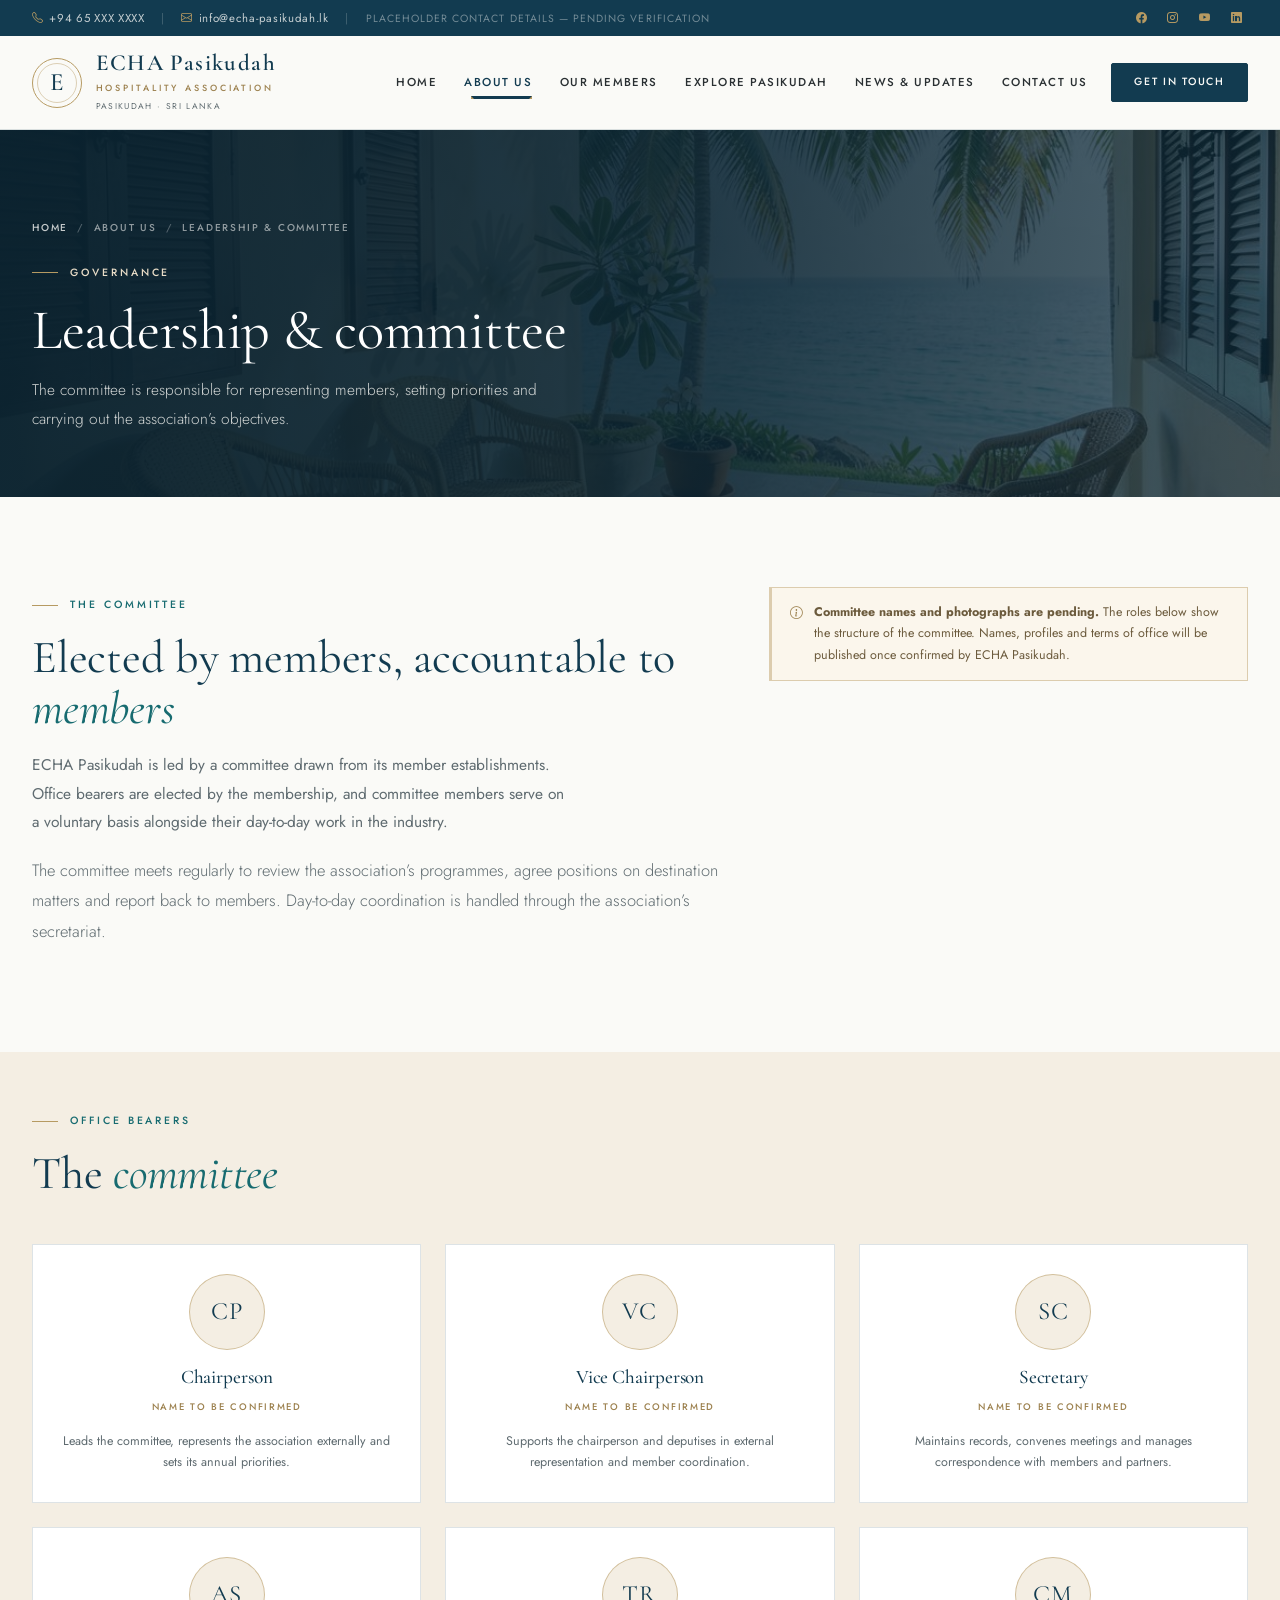
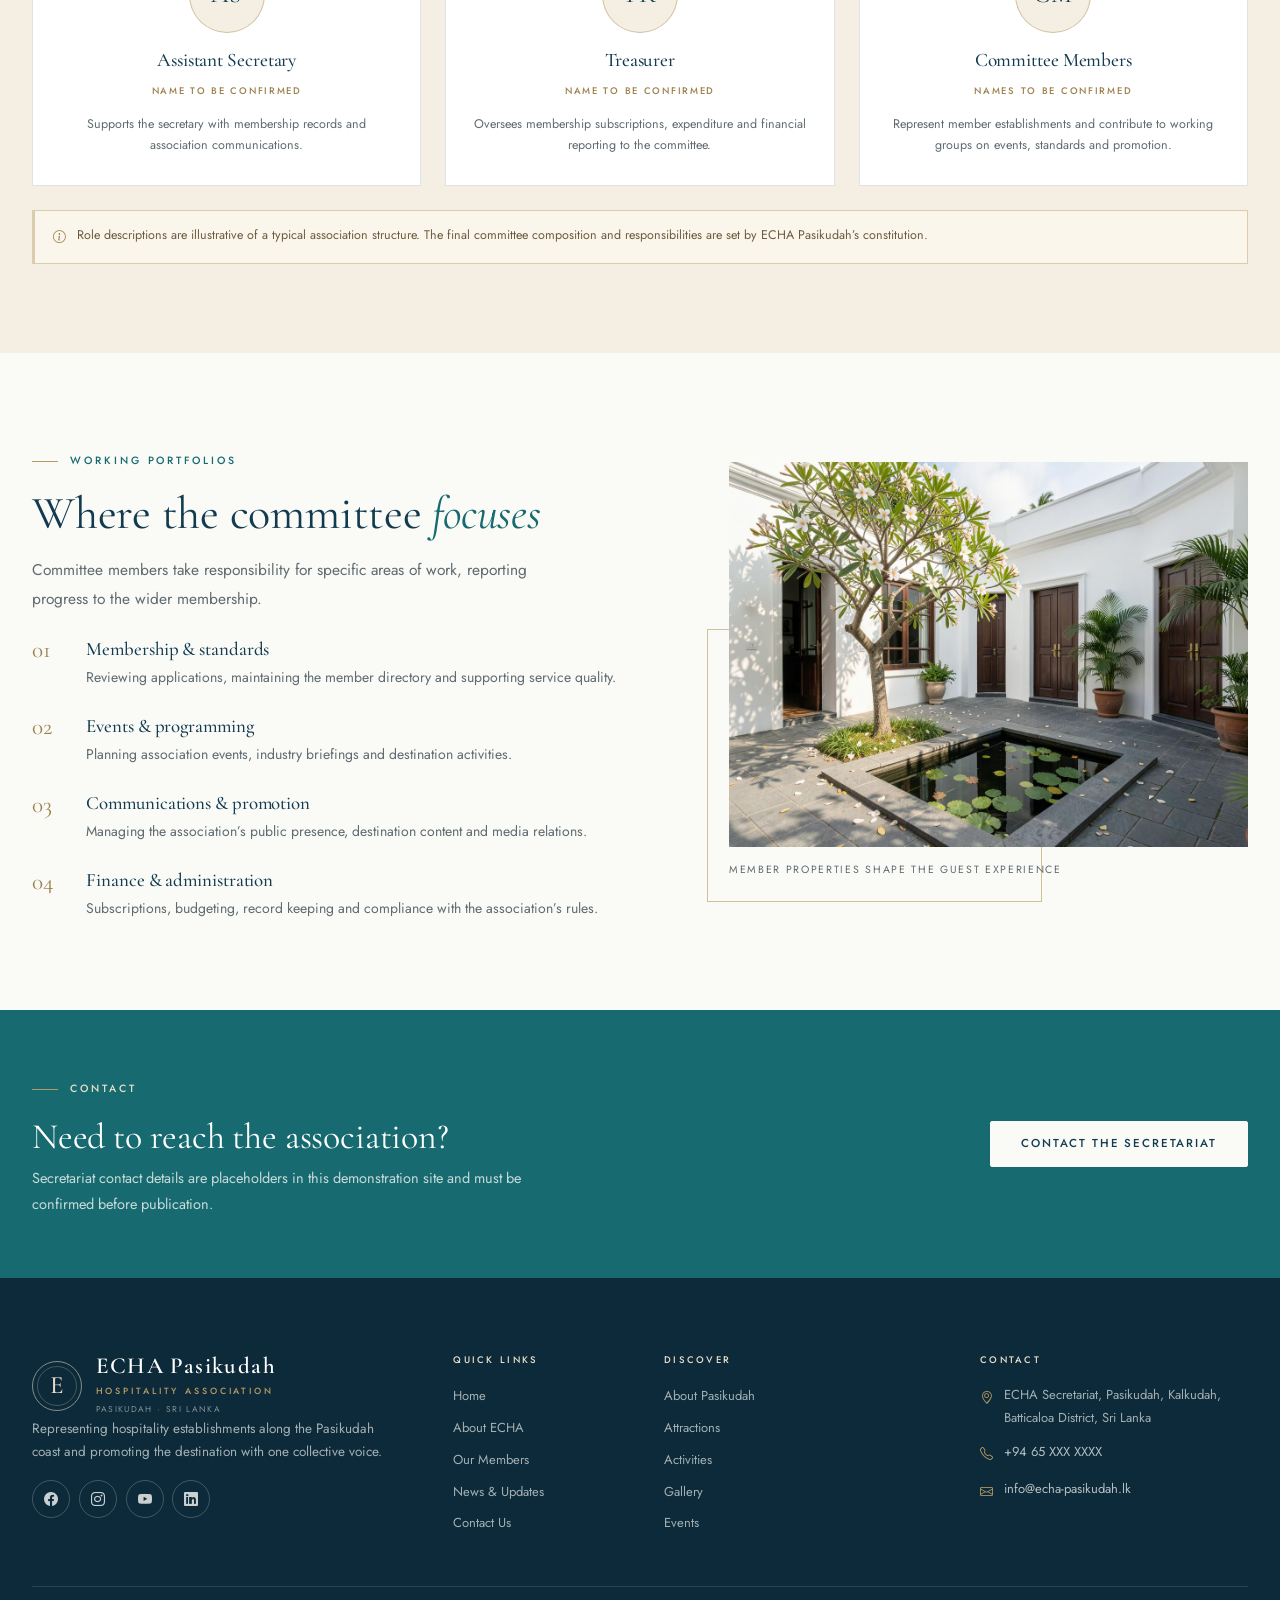
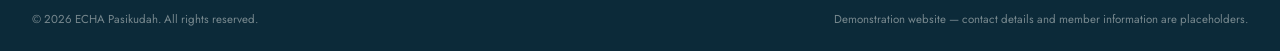
<file: committee.html>
<!DOCTYPE html>
<html lang="en">
<head>
  <meta charset="utf-8" />
  <meta name="viewport" content="width=device-width, initial-scale=1" />
  <title>Leadership &amp; Committee | ECHA Pasikudah</title>
  <meta name="description" content="The leadership and committee structure of ECHA Pasikudah, the hospitality association for Sri Lanka's Pasikudah coast." />
  <meta name="theme-color" content="#123b50" />
  <link rel="preconnect" href="https://fonts.googleapis.com" />
  <link rel="preconnect" href="https://fonts.gstatic.com" crossorigin />
  <link href="https://fonts.googleapis.com/css2?family=Cormorant+Garamond:ital,wght@0,300;0,400;0,500;0,600;1,400;1,500&family=Jost:wght@300;400;500;600&display=swap" rel="stylesheet" />
  <link href="https://cdn.jsdelivr.net/npm/bootstrap@5.3.3/dist/css/bootstrap.min.css" rel="stylesheet" integrity="sha384-QWTKZyjpPEjISv5WaRU9OFeRpok6YctnYmDr5pNlyT2bRjXh0JMhjY6hW+ALEwIH" crossorigin="anonymous" />
  <link href="https://cdn.jsdelivr.net/npm/bootstrap-icons@1.11.3/font/bootstrap-icons.min.css" rel="stylesheet" />
  <link href="assets/css/style.css" rel="stylesheet" />
</head>
<body id="top">
  <a class="skip-link" href="#main">Skip to content</a>

  <div class="topbar d-none d-lg-block">
    <div class="container d-flex align-items-center justify-content-between">
      <div>
        <a href="tel:+9465XXXXXXX"><i class="bi bi-telephone" aria-hidden="true"></i>+94 65 XXX XXXX</a>
        <span class="sep">|</span>
        <a href="mailto:info@echa-pasikudah.lk"><i class="bi bi-envelope" aria-hidden="true"></i>info@echa-pasikudah.lk</a>
        <span class="sep">|</span>
        <span class="topbar__note">Placeholder contact details &mdash; pending verification</span>
      </div>
      <div class="topbar__social">
        <a href="#" aria-label="ECHA Pasikudah on Facebook (link pending)"><i class="bi bi-facebook" aria-hidden="true"></i></a>
        <a href="#" aria-label="ECHA Pasikudah on Instagram (link pending)"><i class="bi bi-instagram" aria-hidden="true"></i></a>
        <a href="#" aria-label="ECHA Pasikudah on YouTube (link pending)"><i class="bi bi-youtube" aria-hidden="true"></i></a>
        <a href="#" aria-label="ECHA Pasikudah on LinkedIn (link pending)"><i class="bi bi-linkedin" aria-hidden="true"></i></a>
      </div>
    </div>
  </div>

  <header class="site-header">
    <nav class="navbar navbar-expand-lg" aria-label="Primary navigation">
      <div class="container">
        <a class="brand" href="index.html" aria-label="ECHA Pasikudah home">
          <span class="brand-mark" aria-hidden="true">E</span>
          <span class="brand-text">
            <span class="brand-name">ECHA Pasikudah</span>
            <span class="brand-sub">Hospitality Association</span>
            <span class="brand-tag">Pasikudah &middot; Sri Lanka</span>
          </span>
        </a>
        <button class="navbar-toggler" type="button" data-bs-toggle="collapse" data-bs-target="#mainNav" aria-controls="mainNav" aria-expanded="false" aria-label="Toggle navigation">
          <i class="bi bi-list" aria-hidden="true"></i>
        </button>
        <div class="collapse navbar-collapse" id="mainNav">
          <ul class="navbar-nav ms-auto align-items-lg-center">
            <li class="nav-item"><a class="nav-link" href="index.html" data-match="index.html">Home</a></li>
            <li class="nav-item dropdown">
              <a class="nav-link dropdown-toggle" href="about.html" role="button" data-bs-toggle="dropdown" aria-expanded="false" data-match="about.html vision-mission.html committee.html">About Us</a>
              <ul class="dropdown-menu">
                <li><a class="dropdown-item" href="about.html">About ECHA</a></li>
                <li><a class="dropdown-item" href="vision-mission.html">Vision &amp; Mission</a></li>
                <li><a class="dropdown-item" href="vision-mission.html#objectives">Objectives</a></li>
                <li><a class="dropdown-item" href="committee.html">Leadership &amp; Committee</a></li>
              </ul>
            </li>
            <li class="nav-item"><a class="nav-link" href="members.html" data-match="members.html">Our Members</a></li>
            <li class="nav-item dropdown">
              <a class="nav-link dropdown-toggle" href="pasikudah.html" role="button" data-bs-toggle="dropdown" aria-expanded="false" data-match="pasikudah.html attractions.html">Explore Pasikudah</a>
              <ul class="dropdown-menu">
                <li><a class="dropdown-item" href="pasikudah.html">About Pasikudah</a></li>
                <li><a class="dropdown-item" href="attractions.html#attractions">Attractions</a></li>
                <li><a class="dropdown-item" href="attractions.html#beaches">Beaches</a></li>
                <li><a class="dropdown-item" href="attractions.html#activities">Activities &amp; Experiences</a></li>
                <li><a class="dropdown-item" href="pasikudah.html#travel">Travel Information</a></li>
              </ul>
            </li>
            <li class="nav-item dropdown">
              <a class="nav-link dropdown-toggle" href="news.html" role="button" data-bs-toggle="dropdown" aria-expanded="false" data-match="news.html events.html gallery.html">News &amp; Updates</a>
              <ul class="dropdown-menu">
                <li><a class="dropdown-item" href="news.html">Latest News</a></li>
                <li><a class="dropdown-item" href="events.html">Events</a></li>
                <li><a class="dropdown-item" href="events.html#announcements">Announcements</a></li>
                <li><a class="dropdown-item" href="gallery.html">Gallery</a></li>
              </ul>
            </li>
            <li class="nav-item"><a class="nav-link" href="contact.html" data-match="contact.html">Contact Us</a></li>
            <li class="nav-item"><a class="btn btn-echa nav-cta" href="contact.html">Get in Touch</a></li>
          </ul>
        </div>
      </div>
    </nav>
  </header>

  <main id="main">
    <section class="page-hero">
      <div class="page-hero__bg">
        <img src="assets/images/about.jpg" width="1184" height="880" alt="" />
      </div>
      <div class="container">
        <div class="page-hero__inner">
          <nav class="breadcrumb-echa" aria-label="Breadcrumb">
            <a href="index.html">Home</a><span class="divider">/</span><span>About Us</span><span class="divider">/</span><span>Leadership &amp; Committee</span>
          </nav>
          <span class="eyebrow eyebrow--light">Governance</span>
          <h1>Leadership &amp; committee</h1>
          <p>The committee is responsible for representing members, setting priorities and carrying out the association&rsquo;s objectives.</p>
        </div>
      </div>
    </section>

    <section class="section">
      <div class="container">
        <div class="row g-5">
          <div class="col-lg-7 reveal">
            <span class="eyebrow">The committee</span>
            <h2 class="section-title">Elected by members, accountable to <em>members</em></h2>
            <p class="section-sub">ECHA Pasikudah is led by a committee drawn from its member establishments. Office bearers are elected by the membership, and committee members serve on a voluntary basis alongside their day-to-day work in the industry.</p>
            <p class="lead" style="margin-top:1.1rem;">The committee meets regularly to review the association&rsquo;s programmes, agree positions on destination matters and report back to members. Day-to-day coordination is handled through the association&rsquo;s secretariat.</p>
          </div>
          <div class="col-lg-5 reveal">
            <div class="placeholder-note" role="note">
              <i class="bi bi-info-circle" aria-hidden="true"></i>
              <span><strong>Committee names and photographs are pending.</strong> The roles below show the structure of the committee. Names, profiles and terms of office will be published once confirmed by ECHA Pasikudah.</span>
            </div>
          </div>
        </div>
      </div>
    </section>

    <section class="section section--tight section--sand">
      <div class="container">
        <div class="heading-row">
          <div class="heading-row__text reveal">
            <span class="eyebrow">Office bearers</span>
            <h2 class="section-title">The <em>committee</em></h2>
          </div>
        </div>
        <div class="row g-4">
          <div class="col-sm-6 col-lg-4 reveal">
            <div class="committee-card">
              <span class="committee-card__monogram" aria-hidden="true">CP</span>
              <h3>Chairperson</h3>
              <span class="role">Name to be confirmed</span>
              <p>Leads the committee, represents the association externally and sets its annual priorities.</p>
            </div>
          </div>
          <div class="col-sm-6 col-lg-4 reveal">
            <div class="committee-card">
              <span class="committee-card__monogram" aria-hidden="true">VC</span>
              <h3>Vice Chairperson</h3>
              <span class="role">Name to be confirmed</span>
              <p>Supports the chairperson and deputises in external representation and member coordination.</p>
            </div>
          </div>
          <div class="col-sm-6 col-lg-4 reveal">
            <div class="committee-card">
              <span class="committee-card__monogram" aria-hidden="true">SC</span>
              <h3>Secretary</h3>
              <span class="role">Name to be confirmed</span>
              <p>Maintains records, convenes meetings and manages correspondence with members and partners.</p>
            </div>
          </div>
          <div class="col-sm-6 col-lg-4 reveal">
            <div class="committee-card">
              <span class="committee-card__monogram" aria-hidden="true">AS</span>
              <h3>Assistant Secretary</h3>
              <span class="role">Name to be confirmed</span>
              <p>Supports the secretary with membership records and association communications.</p>
            </div>
          </div>
          <div class="col-sm-6 col-lg-4 reveal">
            <div class="committee-card">
              <span class="committee-card__monogram" aria-hidden="true">TR</span>
              <h3>Treasurer</h3>
              <span class="role">Name to be confirmed</span>
              <p>Oversees membership subscriptions, expenditure and financial reporting to the committee.</p>
            </div>
          </div>
          <div class="col-sm-6 col-lg-4 reveal">
            <div class="committee-card">
              <span class="committee-card__monogram" aria-hidden="true">CM</span>
              <h3>Committee Members</h3>
              <span class="role">Names to be confirmed</span>
              <p>Represent member establishments and contribute to working groups on events, standards and promotion.</p>
            </div>
          </div>
        </div>
        <div class="placeholder-note mt-4 reveal" role="note">
          <i class="bi bi-info-circle" aria-hidden="true"></i>
          <span>Role descriptions are illustrative of a typical association structure. The final committee composition and responsibilities are set by ECHA Pasikudah&rsquo;s constitution.</span>
        </div>
      </div>
    </section>

    <section class="section">
      <div class="container">
        <div class="split split--wide">
          <div class="reveal">
            <span class="eyebrow">Working portfolios</span>
            <h2 class="section-title">Where the committee <em>focuses</em></h2>
            <p class="section-sub">Committee members take responsibility for specific areas of work, reporting progress to the wider membership.</p>
            <ol class="numbered-list mt-4">
              <li>
                <h3>Membership &amp; standards</h3>
                <p>Reviewing applications, maintaining the member directory and supporting service quality.</p>
              </li>
              <li>
                <h3>Events &amp; programming</h3>
                <p>Planning association events, industry briefings and destination activities.</p>
              </li>
              <li>
                <h3>Communications &amp; promotion</h3>
                <p>Managing the association&rsquo;s public presence, destination content and media relations.</p>
              </li>
              <li>
                <h3>Finance &amp; administration</h3>
                <p>Subscriptions, budgeting, record keeping and compliance with the association&rsquo;s rules.</p>
              </li>
            </ol>
          </div>
          <div class="split__media reveal">
            <figure class="figure figure--framed">
              <img src="assets/images/hotels/hotel-courtyard.jpg" width="1184" height="880" alt="A calm hotel courtyard with frangipani and a reflecting pool" loading="lazy" />
              <figcaption>Member properties shape the guest experience</figcaption>
            </figure>
          </div>
        </div>
      </div>
    </section>

    <section class="cta-band">
      <div class="container d-flex flex-wrap align-items-center justify-content-between gap-4">
        <div>
          <span class="eyebrow eyebrow--light">Contact</span>
          <h2>Need to reach the association?</h2>
          <p>Secretariat contact details are placeholders in this demonstration site and must be confirmed before publication.</p>
        </div>
        <a class="btn btn-light-echa" href="contact.html">Contact the secretariat</a>
      </div>
    </section>
  </main>

  <footer class="site-footer">
    <div class="container">
      <div class="row g-5">
        <div class="col-lg-4">
          <a class="brand brand--light" href="index.html" aria-label="ECHA Pasikudah home">
            <span class="brand-mark" aria-hidden="true">E</span>
            <span class="brand-text">
              <span class="brand-name">ECHA Pasikudah</span>
              <span class="brand-sub">Hospitality Association</span>
              <span class="brand-tag">Pasikudah &middot; Sri Lanka</span>
            </span>
          </a>
          <p>Representing hospitality establishments along the Pasikudah coast and promoting the destination with one collective voice.</p>
          <div class="social-row social-row--light">
            <a href="#" aria-label="ECHA Pasikudah on Facebook (link pending)"><i class="bi bi-facebook" aria-hidden="true"></i></a>
            <a href="#" aria-label="ECHA Pasikudah on Instagram (link pending)"><i class="bi bi-instagram" aria-hidden="true"></i></a>
            <a href="#" aria-label="ECHA Pasikudah on YouTube (link pending)"><i class="bi bi-youtube" aria-hidden="true"></i></a>
            <a href="#" aria-label="ECHA Pasikudah on LinkedIn (link pending)"><i class="bi bi-linkedin" aria-hidden="true"></i></a>
          </div>
        </div>
        <div class="col-6 col-lg-2">
          <h3 class="footer-title">Quick Links</h3>
          <ul class="footer-links">
            <li><a href="index.html">Home</a></li>
            <li><a href="about.html">About ECHA</a></li>
            <li><a href="members.html">Our Members</a></li>
            <li><a href="news.html">News &amp; Updates</a></li>
            <li><a href="contact.html">Contact Us</a></li>
          </ul>
        </div>
        <div class="col-6 col-lg-3">
          <h3 class="footer-title">Discover</h3>
          <ul class="footer-links">
            <li><a href="pasikudah.html">About Pasikudah</a></li>
            <li><a href="attractions.html">Attractions</a></li>
            <li><a href="attractions.html#activities">Activities</a></li>
            <li><a href="gallery.html">Gallery</a></li>
            <li><a href="events.html">Events</a></li>
          </ul>
        </div>
        <div class="col-lg-3">
          <h3 class="footer-title">Contact</h3>
          <ul class="footer-contact">
            <li><i class="bi bi-geo-alt" aria-hidden="true"></i><span>ECHA Secretariat, Pasikudah, Kalkudah, Batticaloa District, Sri Lanka</span></li>
            <li><i class="bi bi-telephone" aria-hidden="true"></i><a href="tel:+9465XXXXXXX">+94 65 XXX XXXX</a></li>
            <li><i class="bi bi-envelope" aria-hidden="true"></i><a href="mailto:info@echa-pasikudah.lk">info@echa-pasikudah.lk</a></li>
          </ul>
        </div>
      </div>
      <div class="footer-bottom">
        <p>&copy; <span class="js-year">2026</span> ECHA Pasikudah. All rights reserved.</p>
        <p>Demonstration website &mdash; contact details and member information are placeholders.</p>
      </div>
    </div>
  </footer>

  <a class="to-top" href="#top" aria-label="Back to top"><i class="bi bi-arrow-up" aria-hidden="true"></i></a>

  <script src="https://cdn.jsdelivr.net/npm/bootstrap@5.3.3/dist/js/bootstrap.bundle.min.js" integrity="sha384-YvpcrYf0tY3lHB60NNkmXc5s9fDVZLESaAA55NDzOxhy9GkcIdslK1eN7N6jIeHz" crossorigin="anonymous"></script>
  <script src="assets/js/main.js"></script>
</body>
</html>
</file>
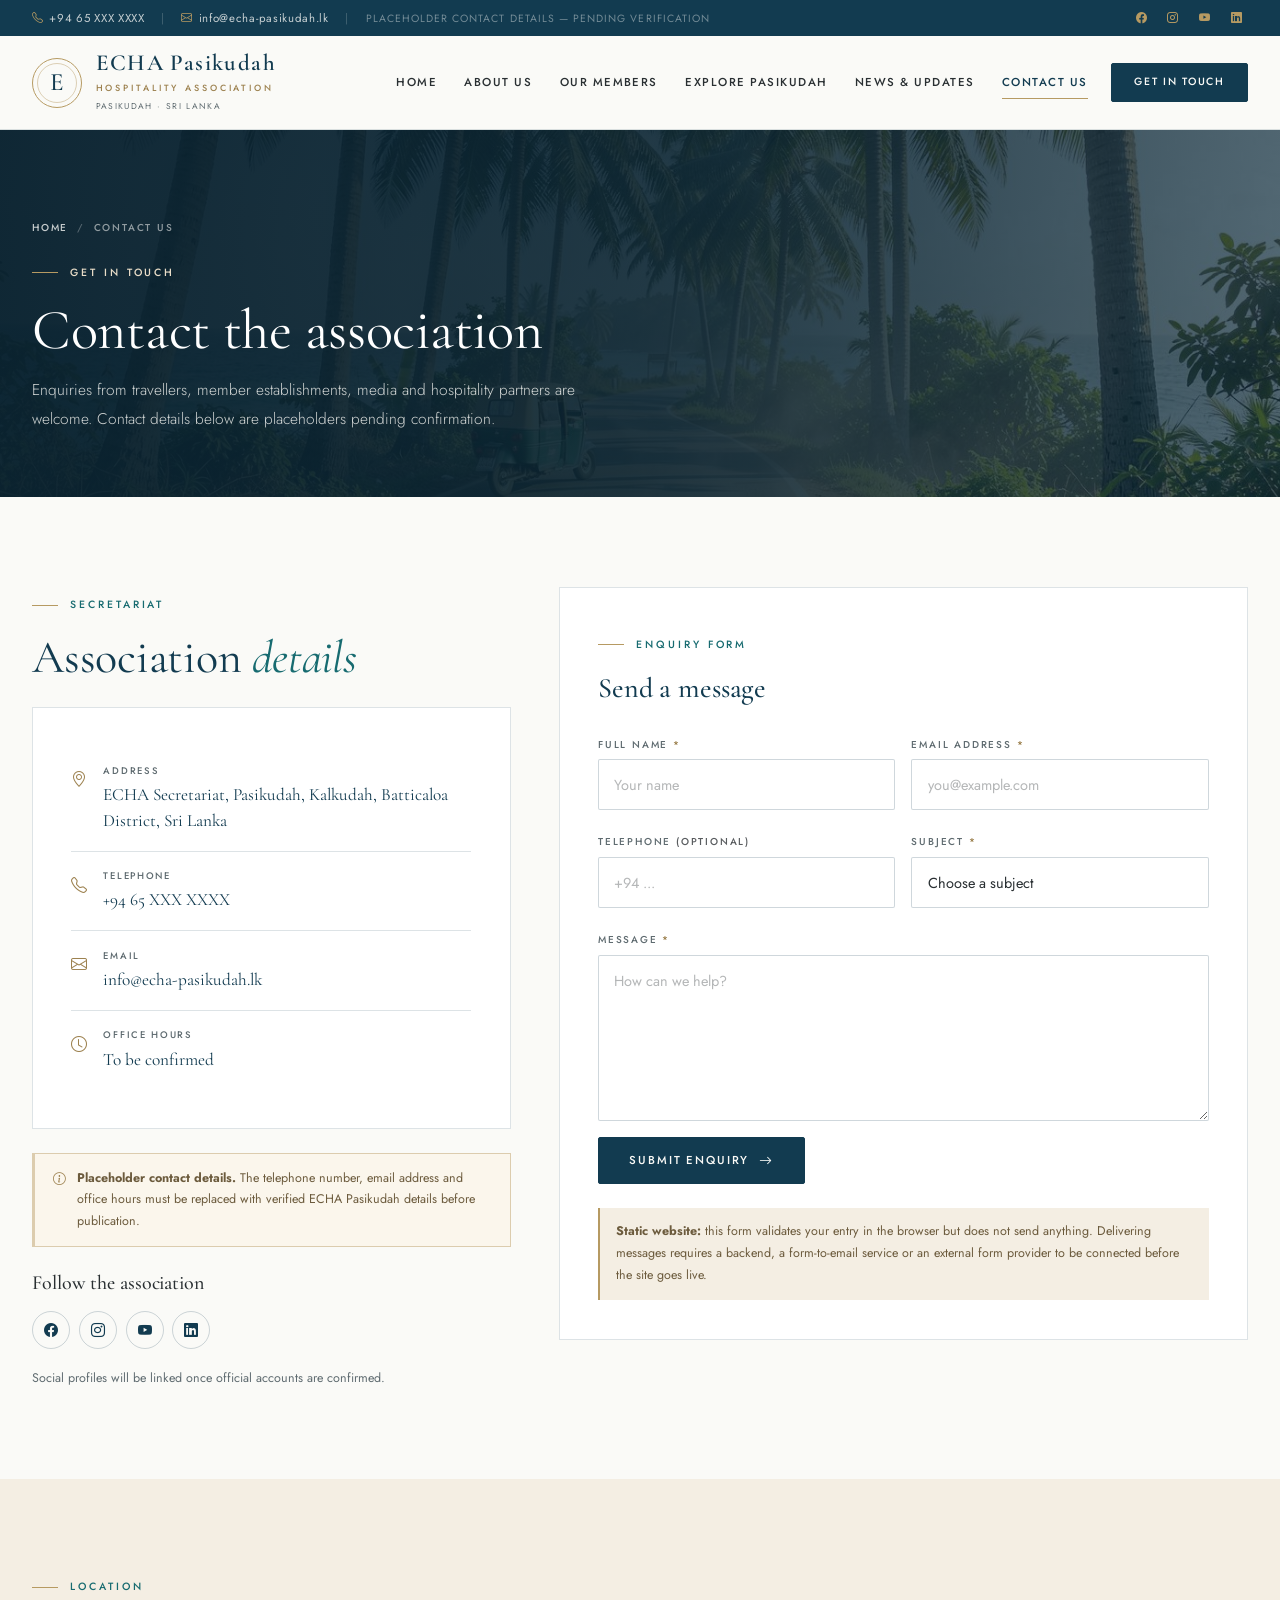
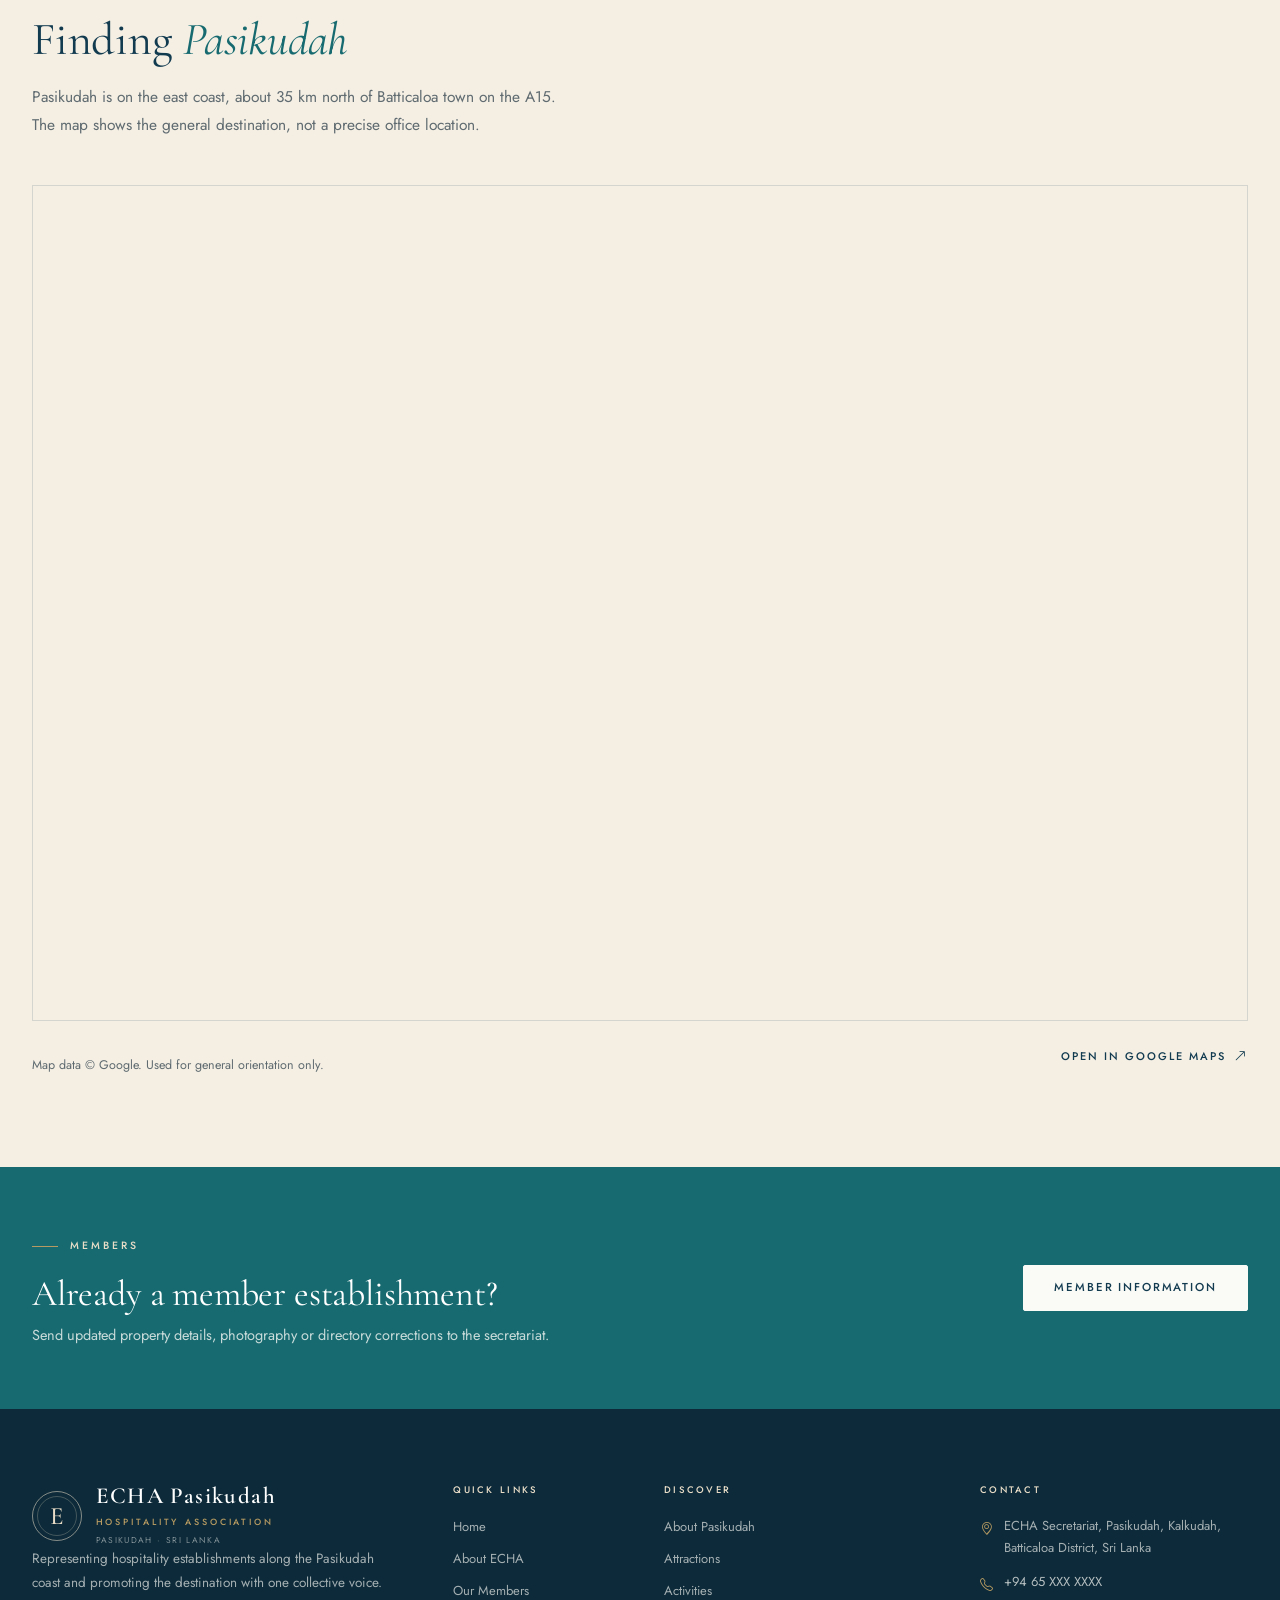
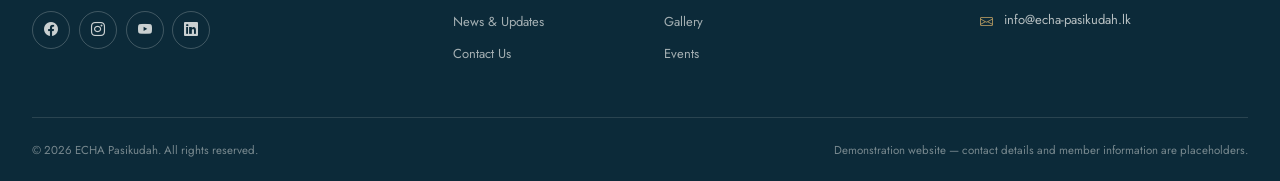
<file: contact.html>
<!DOCTYPE html>
<html lang="en">
<head>
  <meta charset="utf-8" />
  <meta name="viewport" content="width=device-width, initial-scale=1" />
  <title>Contact Us | ECHA Pasikudah</title>
  <meta name="description" content="Contact ECHA Pasikudah: association address, telephone, email and enquiry form for members, travellers and partners." />
  <meta name="theme-color" content="#123b50" />
  <link rel="preconnect" href="https://fonts.googleapis.com" />
  <link rel="preconnect" href="https://fonts.gstatic.com" crossorigin />
  <link href="https://fonts.googleapis.com/css2?family=Cormorant+Garamond:ital,wght@0,300;0,400;0,500;0,600;1,400;1,500&family=Jost:wght@300;400;500;600&display=swap" rel="stylesheet" />
  <link href="https://cdn.jsdelivr.net/npm/bootstrap@5.3.3/dist/css/bootstrap.min.css" rel="stylesheet" integrity="sha384-QWTKZyjpPEjISv5WaRU9OFeRpok6YctnYmDr5pNlyT2bRjXh0JMhjY6hW+ALEwIH" crossorigin="anonymous" />
  <link href="https://cdn.jsdelivr.net/npm/bootstrap-icons@1.11.3/font/bootstrap-icons.min.css" rel="stylesheet" />
  <link href="assets/css/style.css" rel="stylesheet" />
</head>
<body id="top">
  <a class="skip-link" href="#main">Skip to content</a>

  <div class="topbar d-none d-lg-block">
    <div class="container d-flex align-items-center justify-content-between">
      <div>
        <a href="tel:+9465XXXXXXX"><i class="bi bi-telephone" aria-hidden="true"></i>+94 65 XXX XXXX</a>
        <span class="sep">|</span>
        <a href="mailto:info@echa-pasikudah.lk"><i class="bi bi-envelope" aria-hidden="true"></i>info@echa-pasikudah.lk</a>
        <span class="sep">|</span>
        <span class="topbar__note">Placeholder contact details &mdash; pending verification</span>
      </div>
      <div class="topbar__social">
        <a href="#" aria-label="ECHA Pasikudah on Facebook (link pending)"><i class="bi bi-facebook" aria-hidden="true"></i></a>
        <a href="#" aria-label="ECHA Pasikudah on Instagram (link pending)"><i class="bi bi-instagram" aria-hidden="true"></i></a>
        <a href="#" aria-label="ECHA Pasikudah on YouTube (link pending)"><i class="bi bi-youtube" aria-hidden="true"></i></a>
        <a href="#" aria-label="ECHA Pasikudah on LinkedIn (link pending)"><i class="bi bi-linkedin" aria-hidden="true"></i></a>
      </div>
    </div>
  </div>

  <header class="site-header">
    <nav class="navbar navbar-expand-lg" aria-label="Primary navigation">
      <div class="container">
        <a class="brand" href="index.html" aria-label="ECHA Pasikudah home">
          <span class="brand-mark" aria-hidden="true">E</span>
          <span class="brand-text">
            <span class="brand-name">ECHA Pasikudah</span>
            <span class="brand-sub">Hospitality Association</span>
            <span class="brand-tag">Pasikudah &middot; Sri Lanka</span>
          </span>
        </a>
        <button class="navbar-toggler" type="button" data-bs-toggle="collapse" data-bs-target="#mainNav" aria-controls="mainNav" aria-expanded="false" aria-label="Toggle navigation">
          <i class="bi bi-list" aria-hidden="true"></i>
        </button>
        <div class="collapse navbar-collapse" id="mainNav">
          <ul class="navbar-nav ms-auto align-items-lg-center">
            <li class="nav-item"><a class="nav-link" href="index.html" data-match="index.html">Home</a></li>
            <li class="nav-item dropdown">
              <a class="nav-link dropdown-toggle" href="about.html" role="button" data-bs-toggle="dropdown" aria-expanded="false" data-match="about.html vision-mission.html committee.html">About Us</a>
              <ul class="dropdown-menu">
                <li><a class="dropdown-item" href="about.html">About ECHA</a></li>
                <li><a class="dropdown-item" href="vision-mission.html">Vision &amp; Mission</a></li>
                <li><a class="dropdown-item" href="vision-mission.html#objectives">Objectives</a></li>
                <li><a class="dropdown-item" href="committee.html">Leadership &amp; Committee</a></li>
              </ul>
            </li>
            <li class="nav-item"><a class="nav-link" href="members.html" data-match="members.html">Our Members</a></li>
            <li class="nav-item dropdown">
              <a class="nav-link dropdown-toggle" href="pasikudah.html" role="button" data-bs-toggle="dropdown" aria-expanded="false" data-match="pasikudah.html attractions.html">Explore Pasikudah</a>
              <ul class="dropdown-menu">
                <li><a class="dropdown-item" href="pasikudah.html">About Pasikudah</a></li>
                <li><a class="dropdown-item" href="attractions.html#attractions">Attractions</a></li>
                <li><a class="dropdown-item" href="attractions.html#beaches">Beaches</a></li>
                <li><a class="dropdown-item" href="attractions.html#activities">Activities &amp; Experiences</a></li>
                <li><a class="dropdown-item" href="pasikudah.html#travel">Travel Information</a></li>
              </ul>
            </li>
            <li class="nav-item dropdown">
              <a class="nav-link dropdown-toggle" href="news.html" role="button" data-bs-toggle="dropdown" aria-expanded="false" data-match="news.html events.html gallery.html">News &amp; Updates</a>
              <ul class="dropdown-menu">
                <li><a class="dropdown-item" href="news.html">Latest News</a></li>
                <li><a class="dropdown-item" href="events.html">Events</a></li>
                <li><a class="dropdown-item" href="events.html#announcements">Announcements</a></li>
                <li><a class="dropdown-item" href="gallery.html">Gallery</a></li>
              </ul>
            </li>
            <li class="nav-item"><a class="nav-link" href="contact.html" data-match="contact.html">Contact Us</a></li>
            <li class="nav-item"><a class="btn btn-echa nav-cta" href="contact.html">Get in Touch</a></li>
          </ul>
        </div>
      </div>
    </nav>
  </header>

  <main id="main">
    <section class="page-hero">
      <div class="page-hero__bg">
        <img src="assets/images/destinations/coastal-road.jpg" width="1392" height="752" alt="" />
      </div>
      <div class="container">
        <div class="page-hero__inner">
          <nav class="breadcrumb-echa" aria-label="Breadcrumb">
            <a href="index.html">Home</a><span class="divider">/</span><span>Contact Us</span>
          </nav>
          <span class="eyebrow eyebrow--light">Get in touch</span>
          <h1>Contact the association</h1>
          <p>Enquiries from travellers, member establishments, media and hospitality partners are welcome. Contact details below are placeholders pending confirmation.</p>
        </div>
      </div>
    </section>

    <section class="section">
      <div class="container">
        <div class="row g-4 g-lg-5">
          <div class="col-lg-5 reveal">
            <span class="eyebrow">Secretariat</span>
            <h2 class="section-title">Association <em>details</em></h2>
            <div class="contact-card mt-4">
              <div class="contact-line">
                <i class="bi bi-geo-alt" aria-hidden="true"></i>
                <div>
                  <strong>Address</strong>
                  <span>ECHA Secretariat, Pasikudah, Kalkudah, Batticaloa District, Sri Lanka</span>
                </div>
              </div>
              <div class="contact-line">
                <i class="bi bi-telephone" aria-hidden="true"></i>
                <div>
                  <strong>Telephone</strong>
                  <a href="tel:+9465XXXXXXX">+94 65 XXX XXXX</a>
                </div>
              </div>
              <div class="contact-line">
                <i class="bi bi-envelope" aria-hidden="true"></i>
                <div>
                  <strong>Email</strong>
                  <a href="mailto:info@echa-pasikudah.lk">info@echa-pasikudah.lk</a>
                </div>
              </div>
              <div class="contact-line">
                <i class="bi bi-clock" aria-hidden="true"></i>
                <div>
                  <strong>Office hours</strong>
                  <span>To be confirmed</span>
                </div>
              </div>
            </div>

            <div class="placeholder-note mt-4" role="note">
              <i class="bi bi-info-circle" aria-hidden="true"></i>
              <span><strong>Placeholder contact details.</strong> The telephone number, email address and office hours must be replaced with verified ECHA Pasikudah details before publication.</span>
            </div>

            <div class="mt-4">
              <h3 class="h5 mb-3">Follow the association</h3>
              <div class="social-row">
                <a href="#" aria-label="ECHA Pasikudah on Facebook (link pending)"><i class="bi bi-facebook" aria-hidden="true"></i></a>
                <a href="#" aria-label="ECHA Pasikudah on Instagram (link pending)"><i class="bi bi-instagram" aria-hidden="true"></i></a>
                <a href="#" aria-label="ECHA Pasikudah on YouTube (link pending)"><i class="bi bi-youtube" aria-hidden="true"></i></a>
                <a href="#" aria-label="ECHA Pasikudah on LinkedIn (link pending)"><i class="bi bi-linkedin" aria-hidden="true"></i></a>
              </div>
              <p class="section-sub" style="font-size:12.5px;">Social profiles will be linked once official accounts are confirmed.</p>
            </div>
          </div>

          <div class="col-lg-7 reveal">
            <div class="contact-card">
              <span class="eyebrow">Enquiry form</span>
              <h2 class="h3 mb-4">Send a message</h2>
              <form id="contactForm" novalidate>
                <div class="row g-3">
                  <div class="col-md-6">
                    <label class="form-label" for="fullName">Full name <span class="req">*</span></label>
                    <input class="form-control" type="text" id="fullName" name="fullName" autocomplete="name" placeholder="Your name" required />
                    <div class="invalid-feedback"></div>
                  </div>
                  <div class="col-md-6">
                    <label class="form-label" for="email">Email address <span class="req">*</span></label>
                    <input class="form-control" type="email" id="email" name="email" autocomplete="email" placeholder="you@example.com" required />
                    <div class="invalid-feedback"></div>
                  </div>
                  <div class="col-md-6">
                    <label class="form-label" for="phone">Telephone <span class="text-muted">(optional)</span></label>
                    <input class="form-control" type="tel" id="phone" name="phone" autocomplete="tel" placeholder="+94 ..." />
                    <div class="invalid-feedback"></div>
                  </div>
                  <div class="col-md-6">
                    <label class="form-label" for="subject">Subject <span class="req">*</span></label>
                    <select class="form-select" id="subject" name="subject" required>
                      <option value="">Choose a subject</option>
                      <option>General enquiry</option>
                      <option>Membership enquiry</option>
                      <option>Travel &amp; visitor enquiry</option>
                      <option>Media enquiry</option>
                      <option>Partnership enquiry</option>
                    </select>
                    <div class="invalid-feedback"></div>
                  </div>
                  <div class="col-12">
                    <label class="form-label" for="message">Message <span class="req">*</span></label>
                    <textarea class="form-control" id="message" name="message" rows="6" placeholder="How can we help?" required></textarea>
                    <div class="invalid-feedback"></div>
                  </div>
                  <div class="col-12">
                    <button class="btn btn-echa" type="submit">Submit Enquiry <i class="bi bi-arrow-right" aria-hidden="true"></i></button>
                  </div>
                </div>
              </form>

              <div class="form-status mt-4" id="formStatus" aria-live="polite"></div>

              <div class="form-note mt-4">
                <strong>Static website:</strong> this form validates your entry in the browser but does not send anything. Delivering messages requires a backend, a form-to-email service or an external form provider to be connected before the site goes live.
              </div>
            </div>
          </div>
        </div>
      </div>
    </section>

    <section class="section section--sand">
      <div class="container">
        <div class="heading-row">
          <div class="heading-row__text reveal">
            <span class="eyebrow">Location</span>
            <h2 class="section-title">Finding <em>Pasikudah</em></h2>
            <p class="section-sub">Pasikudah is on the east coast, about 35 km north of Batticaloa town on the A15. The map shows the general destination, not a precise office location.</p>
          </div>
          <a class="link-arrow reveal" href="pasikudah.html#travel">Travel information <i class="bi bi-arrow-right" aria-hidden="true"></i></a>
        </div>
        <div class="map-frame reveal">
          <iframe
            src="https://www.google.com/maps?q=Pasikudah%2C%20Sri%20Lanka&amp;output=embed"
            title="Map of Pasikudah, Sri Lanka"
            loading="lazy"
            referrerpolicy="no-referrer-when-downgrade"
            allowfullscreen></iframe>
        </div>
        <div class="d-flex flex-wrap justify-content-between align-items-center gap-3 mt-3">
          <p class="mb-0 section-sub" style="font-size:12.5px;">Map data &copy; Google. Used for general orientation only.</p>
          <a class="link-arrow" href="https://www.google.com/maps/search/?api=1&amp;query=Pasikudah%2C+Sri+Lanka" target="_blank" rel="noopener">Open in Google Maps <i class="bi bi-arrow-up-right" aria-hidden="true"></i></a>
        </div>
      </div>
    </section>

    <section class="cta-band">
      <div class="container d-flex flex-wrap align-items-center justify-content-between gap-4">
        <div>
          <span class="eyebrow eyebrow--light">Members</span>
          <h2>Already a member establishment?</h2>
          <p>Send updated property details, photography or directory corrections to the secretariat.</p>
        </div>
        <a class="btn btn-light-echa" href="members.html">Member information</a>
      </div>
    </section>
  </main>

  <footer class="site-footer">
    <div class="container">
      <div class="row g-5">
        <div class="col-lg-4">
          <a class="brand brand--light" href="index.html" aria-label="ECHA Pasikudah home">
            <span class="brand-mark" aria-hidden="true">E</span>
            <span class="brand-text">
              <span class="brand-name">ECHA Pasikudah</span>
              <span class="brand-sub">Hospitality Association</span>
              <span class="brand-tag">Pasikudah &middot; Sri Lanka</span>
            </span>
          </a>
          <p>Representing hospitality establishments along the Pasikudah coast and promoting the destination with one collective voice.</p>
          <div class="social-row social-row--light">
            <a href="#" aria-label="ECHA Pasikudah on Facebook (link pending)"><i class="bi bi-facebook" aria-hidden="true"></i></a>
            <a href="#" aria-label="ECHA Pasikudah on Instagram (link pending)"><i class="bi bi-instagram" aria-hidden="true"></i></a>
            <a href="#" aria-label="ECHA Pasikudah on YouTube (link pending)"><i class="bi bi-youtube" aria-hidden="true"></i></a>
            <a href="#" aria-label="ECHA Pasikudah on LinkedIn (link pending)"><i class="bi bi-linkedin" aria-hidden="true"></i></a>
          </div>
        </div>
        <div class="col-6 col-lg-2">
          <h3 class="footer-title">Quick Links</h3>
          <ul class="footer-links">
            <li><a href="index.html">Home</a></li>
            <li><a href="about.html">About ECHA</a></li>
            <li><a href="members.html">Our Members</a></li>
            <li><a href="news.html">News &amp; Updates</a></li>
            <li><a href="contact.html">Contact Us</a></li>
          </ul>
        </div>
        <div class="col-6 col-lg-3">
          <h3 class="footer-title">Discover</h3>
          <ul class="footer-links">
            <li><a href="pasikudah.html">About Pasikudah</a></li>
            <li><a href="attractions.html">Attractions</a></li>
            <li><a href="attractions.html#activities">Activities</a></li>
            <li><a href="gallery.html">Gallery</a></li>
            <li><a href="events.html">Events</a></li>
          </ul>
        </div>
        <div class="col-lg-3">
          <h3 class="footer-title">Contact</h3>
          <ul class="footer-contact">
            <li><i class="bi bi-geo-alt" aria-hidden="true"></i><span>ECHA Secretariat, Pasikudah, Kalkudah, Batticaloa District, Sri Lanka</span></li>
            <li><i class="bi bi-telephone" aria-hidden="true"></i><a href="tel:+9465XXXXXXX">+94 65 XXX XXXX</a></li>
            <li><i class="bi bi-envelope" aria-hidden="true"></i><a href="mailto:info@echa-pasikudah.lk">info@echa-pasikudah.lk</a></li>
          </ul>
        </div>
      </div>
      <div class="footer-bottom">
        <p>&copy; <span class="js-year">2026</span> ECHA Pasikudah. All rights reserved.</p>
        <p>Demonstration website &mdash; contact details and member information are placeholders.</p>
      </div>
    </div>
  </footer>

  <a class="to-top" href="#top" aria-label="Back to top"><i class="bi bi-arrow-up" aria-hidden="true"></i></a>

  <script src="https://cdn.jsdelivr.net/npm/bootstrap@5.3.3/dist/js/bootstrap.bundle.min.js" integrity="sha384-YvpcrYf0tY3lHB60NNkmXc5s9fDVZLESaAA55NDzOxhy9GkcIdslK1eN7N6jIeHz" crossorigin="anonymous"></script>
  <script src="assets/js/main.js"></script>
</body>
</html>
</file>
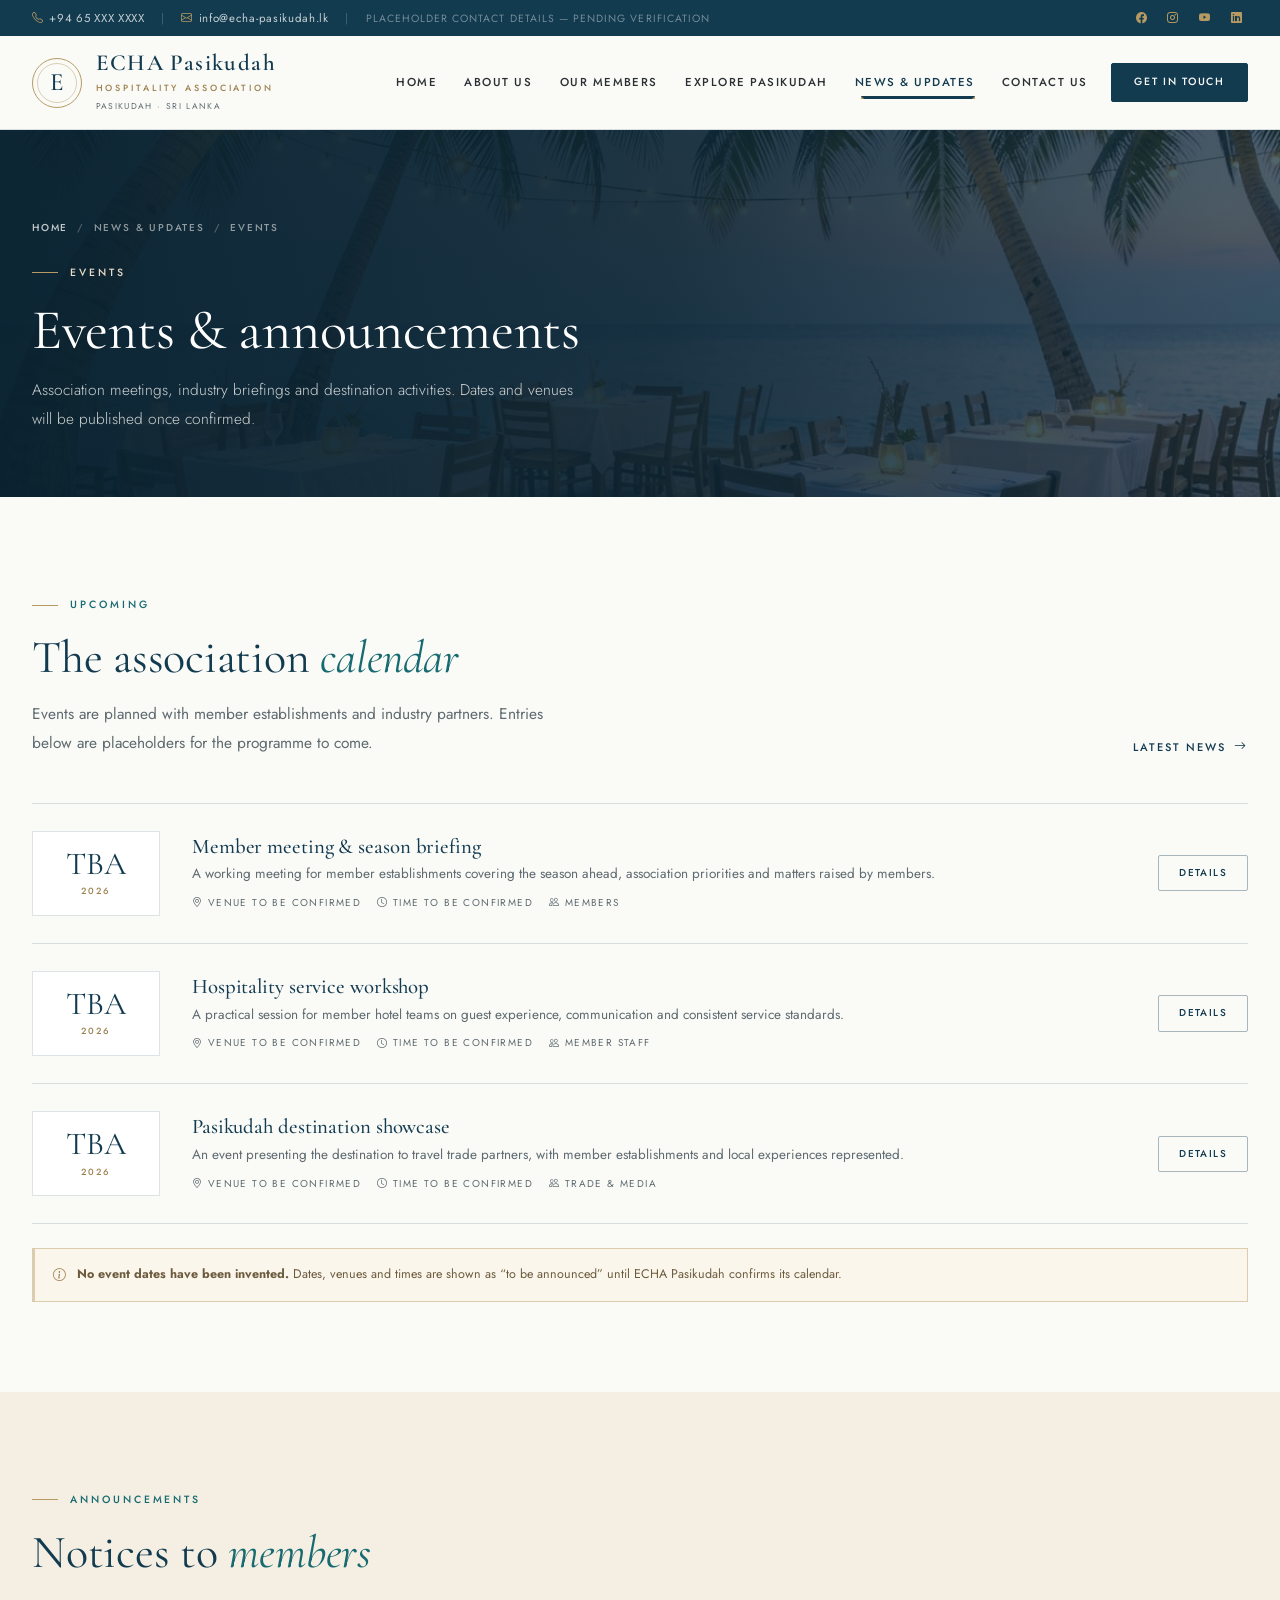
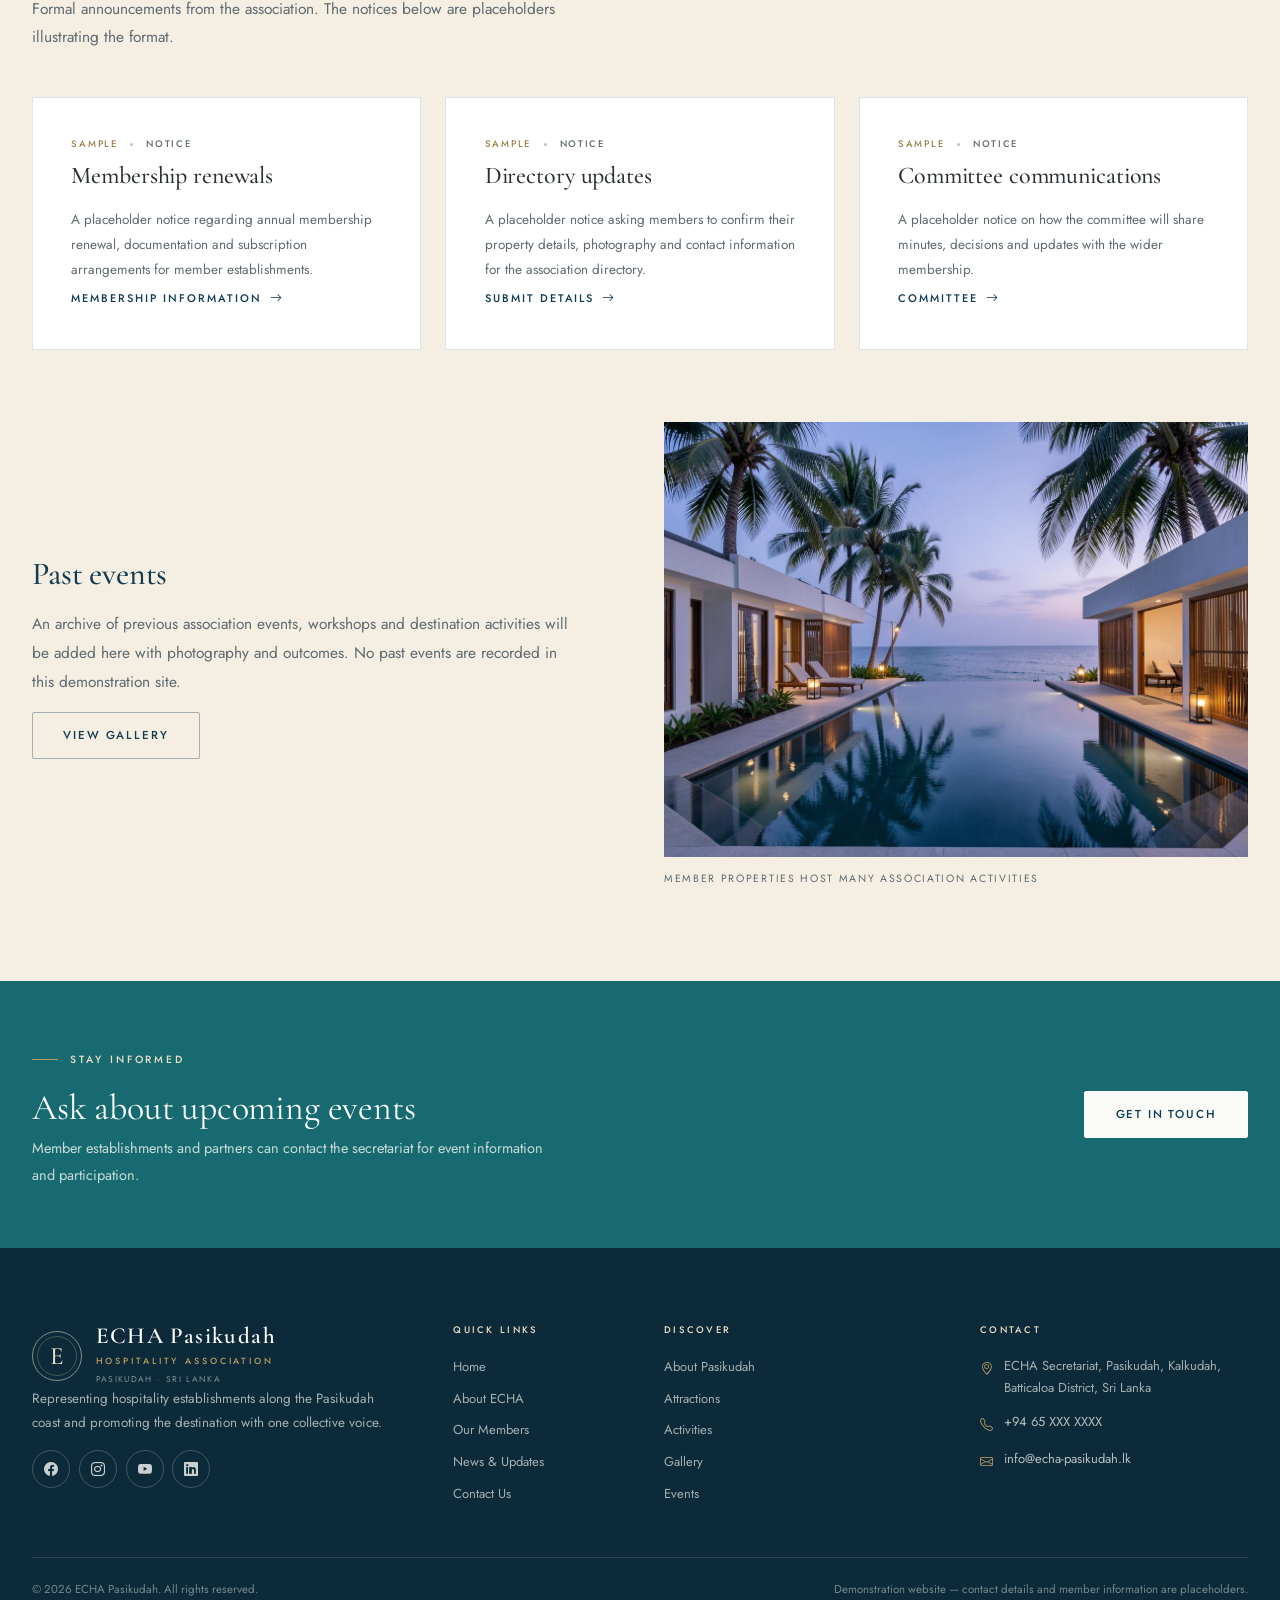
<file: events.html>
<!DOCTYPE html>
<html lang="en">
<head>
  <meta charset="utf-8" />
  <meta name="viewport" content="width=device-width, initial-scale=1" />
  <title>Events &amp; Announcements | ECHA Pasikudah</title>
  <meta name="description" content="Upcoming events and announcements from ECHA Pasikudah, the hospitality association for the Pasikudah coast in Sri Lanka." />
  <meta name="theme-color" content="#123b50" />
  <link rel="preconnect" href="https://fonts.googleapis.com" />
  <link rel="preconnect" href="https://fonts.gstatic.com" crossorigin />
  <link href="https://fonts.googleapis.com/css2?family=Cormorant+Garamond:ital,wght@0,300;0,400;0,500;0,600;1,400;1,500&family=Jost:wght@300;400;500;600&display=swap" rel="stylesheet" />
  <link href="https://cdn.jsdelivr.net/npm/bootstrap@5.3.3/dist/css/bootstrap.min.css" rel="stylesheet" integrity="sha384-QWTKZyjpPEjISv5WaRU9OFeRpok6YctnYmDr5pNlyT2bRjXh0JMhjY6hW+ALEwIH" crossorigin="anonymous" />
  <link href="https://cdn.jsdelivr.net/npm/bootstrap-icons@1.11.3/font/bootstrap-icons.min.css" rel="stylesheet" />
  <link href="assets/css/style.css" rel="stylesheet" />
</head>
<body id="top">
  <a class="skip-link" href="#main">Skip to content</a>

  <div class="topbar d-none d-lg-block">
    <div class="container d-flex align-items-center justify-content-between">
      <div>
        <a href="tel:+9465XXXXXXX"><i class="bi bi-telephone" aria-hidden="true"></i>+94 65 XXX XXXX</a>
        <span class="sep">|</span>
        <a href="mailto:info@echa-pasikudah.lk"><i class="bi bi-envelope" aria-hidden="true"></i>info@echa-pasikudah.lk</a>
        <span class="sep">|</span>
        <span class="topbar__note">Placeholder contact details &mdash; pending verification</span>
      </div>
      <div class="topbar__social">
        <a href="#" aria-label="ECHA Pasikudah on Facebook (link pending)"><i class="bi bi-facebook" aria-hidden="true"></i></a>
        <a href="#" aria-label="ECHA Pasikudah on Instagram (link pending)"><i class="bi bi-instagram" aria-hidden="true"></i></a>
        <a href="#" aria-label="ECHA Pasikudah on YouTube (link pending)"><i class="bi bi-youtube" aria-hidden="true"></i></a>
        <a href="#" aria-label="ECHA Pasikudah on LinkedIn (link pending)"><i class="bi bi-linkedin" aria-hidden="true"></i></a>
      </div>
    </div>
  </div>

  <header class="site-header">
    <nav class="navbar navbar-expand-lg" aria-label="Primary navigation">
      <div class="container">
        <a class="brand" href="index.html" aria-label="ECHA Pasikudah home">
          <span class="brand-mark" aria-hidden="true">E</span>
          <span class="brand-text">
            <span class="brand-name">ECHA Pasikudah</span>
            <span class="brand-sub">Hospitality Association</span>
            <span class="brand-tag">Pasikudah &middot; Sri Lanka</span>
          </span>
        </a>
        <button class="navbar-toggler" type="button" data-bs-toggle="collapse" data-bs-target="#mainNav" aria-controls="mainNav" aria-expanded="false" aria-label="Toggle navigation">
          <i class="bi bi-list" aria-hidden="true"></i>
        </button>
        <div class="collapse navbar-collapse" id="mainNav">
          <ul class="navbar-nav ms-auto align-items-lg-center">
            <li class="nav-item"><a class="nav-link" href="index.html" data-match="index.html">Home</a></li>
            <li class="nav-item dropdown">
              <a class="nav-link dropdown-toggle" href="about.html" role="button" data-bs-toggle="dropdown" aria-expanded="false" data-match="about.html vision-mission.html committee.html">About Us</a>
              <ul class="dropdown-menu">
                <li><a class="dropdown-item" href="about.html">About ECHA</a></li>
                <li><a class="dropdown-item" href="vision-mission.html">Vision &amp; Mission</a></li>
                <li><a class="dropdown-item" href="vision-mission.html#objectives">Objectives</a></li>
                <li><a class="dropdown-item" href="committee.html">Leadership &amp; Committee</a></li>
              </ul>
            </li>
            <li class="nav-item"><a class="nav-link" href="members.html" data-match="members.html">Our Members</a></li>
            <li class="nav-item dropdown">
              <a class="nav-link dropdown-toggle" href="pasikudah.html" role="button" data-bs-toggle="dropdown" aria-expanded="false" data-match="pasikudah.html attractions.html">Explore Pasikudah</a>
              <ul class="dropdown-menu">
                <li><a class="dropdown-item" href="pasikudah.html">About Pasikudah</a></li>
                <li><a class="dropdown-item" href="attractions.html#attractions">Attractions</a></li>
                <li><a class="dropdown-item" href="attractions.html#beaches">Beaches</a></li>
                <li><a class="dropdown-item" href="attractions.html#activities">Activities &amp; Experiences</a></li>
                <li><a class="dropdown-item" href="pasikudah.html#travel">Travel Information</a></li>
              </ul>
            </li>
            <li class="nav-item dropdown">
              <a class="nav-link dropdown-toggle" href="news.html" role="button" data-bs-toggle="dropdown" aria-expanded="false" data-match="news.html events.html gallery.html">News &amp; Updates</a>
              <ul class="dropdown-menu">
                <li><a class="dropdown-item" href="news.html">Latest News</a></li>
                <li><a class="dropdown-item" href="events.html">Events</a></li>
                <li><a class="dropdown-item" href="events.html#announcements">Announcements</a></li>
                <li><a class="dropdown-item" href="gallery.html">Gallery</a></li>
              </ul>
            </li>
            <li class="nav-item"><a class="nav-link" href="contact.html" data-match="contact.html">Contact Us</a></li>
            <li class="nav-item"><a class="btn btn-echa nav-cta" href="contact.html">Get in Touch</a></li>
          </ul>
        </div>
      </div>
    </nav>
  </header>

  <main id="main">
    <section class="page-hero">
      <div class="page-hero__bg">
        <img src="assets/images/hotels/hotel-dining.jpg" width="1184" height="880" alt="" />
      </div>
      <div class="container">
        <div class="page-hero__inner">
          <nav class="breadcrumb-echa" aria-label="Breadcrumb">
            <a href="index.html">Home</a><span class="divider">/</span><span>News &amp; Updates</span><span class="divider">/</span><span>Events</span>
          </nav>
          <span class="eyebrow eyebrow--light">Events</span>
          <h1>Events &amp; announcements</h1>
          <p>Association meetings, industry briefings and destination activities. Dates and venues will be published once confirmed.</p>
        </div>
      </div>
    </section>

    <section class="section">
      <div class="container">
        <div class="heading-row">
          <div class="heading-row__text reveal">
            <span class="eyebrow">Upcoming</span>
            <h2 class="section-title">The association <em>calendar</em></h2>
            <p class="section-sub">Events are planned with member establishments and industry partners. Entries below are placeholders for the programme to come.</p>
          </div>
          <a class="link-arrow reveal" href="news.html">Latest news <i class="bi bi-arrow-right" aria-hidden="true"></i></a>
        </div>

        <div class="reveal">
          <div class="event-row">
            <div class="event-date">
              <span class="event-date__day">TBA</span>
              <span class="event-date__month">2026</span>
            </div>
            <div>
              <h3>Member meeting &amp; season briefing</h3>
              <p>A working meeting for member establishments covering the season ahead, association priorities and matters raised by members.</p>
              <div class="event-meta">
                <span><i class="bi bi-geo-alt" aria-hidden="true"></i> Venue to be confirmed</span>
                <span><i class="bi bi-clock" aria-hidden="true"></i> Time to be confirmed</span>
                <span><i class="bi bi-people" aria-hidden="true"></i> Members</span>
              </div>
            </div>
            <a class="btn btn-outline-echa btn-sm-echa" data-bs-toggle="collapse" href="#eventBody1" role="button" aria-expanded="false" aria-controls="eventBody1">Details</a>
          </div>
          <div class="collapse" id="eventBody1">
            <div class="py-3 ps-0" style="max-width:70ch;">
              <p class="mb-0" style="font-size:14px;color:var(--muted);">Placeholder event information. The final agenda, venue, time and registration arrangements will be confirmed by the secretariat and circulated to member establishments.</p>
            </div>
          </div>

          <div class="event-row">
            <div class="event-date">
              <span class="event-date__day">TBA</span>
              <span class="event-date__month">2026</span>
            </div>
            <div>
              <h3>Hospitality service workshop</h3>
              <p>A practical session for member hotel teams on guest experience, communication and consistent service standards.</p>
              <div class="event-meta">
                <span><i class="bi bi-geo-alt" aria-hidden="true"></i> Venue to be confirmed</span>
                <span><i class="bi bi-clock" aria-hidden="true"></i> Time to be confirmed</span>
                <span><i class="bi bi-people" aria-hidden="true"></i> Member staff</span>
              </div>
            </div>
            <a class="btn btn-outline-echa btn-sm-echa" data-bs-toggle="collapse" href="#eventBody2" role="button" aria-expanded="false" aria-controls="eventBody2">Details</a>
          </div>
          <div class="collapse" id="eventBody2">
            <div class="py-3" style="max-width:70ch;">
              <p class="mb-0" style="font-size:14px;color:var(--muted);">Placeholder event information. Workshop content, facilitator, participant numbers and fees will be published once confirmed.</p>
            </div>
          </div>

          <div class="event-row">
            <div class="event-date">
              <span class="event-date__day">TBA</span>
              <span class="event-date__month">2026</span>
            </div>
            <div>
              <h3>Pasikudah destination showcase</h3>
              <p>An event presenting the destination to travel trade partners, with member establishments and local experiences represented.</p>
              <div class="event-meta">
                <span><i class="bi bi-geo-alt" aria-hidden="true"></i> Venue to be confirmed</span>
                <span><i class="bi bi-clock" aria-hidden="true"></i> Time to be confirmed</span>
                <span><i class="bi bi-people" aria-hidden="true"></i> Trade &amp; media</span>
              </div>
            </div>
            <a class="btn btn-outline-echa btn-sm-echa" data-bs-toggle="collapse" href="#eventBody3" role="button" aria-expanded="false" aria-controls="eventBody3">Details</a>
          </div>
          <div class="collapse" id="eventBody3">
            <div class="py-3" style="max-width:70ch;">
              <p class="mb-0" style="font-size:14px;color:var(--muted);">Placeholder event information. The programme, participating members and registration details will be announced by ECHA Pasikudah.</p>
            </div>
          </div>
        </div>

        <div class="placeholder-note mt-4 reveal" role="note">
          <i class="bi bi-info-circle" aria-hidden="true"></i>
          <span><strong>No event dates have been invented.</strong> Dates, venues and times are shown as &ldquo;to be announced&rdquo; until ECHA Pasikudah confirms its calendar.</span>
        </div>
      </div>
    </section>

    <section class="section section--sand" id="announcements">
      <div class="container">
        <div class="heading-row">
          <div class="heading-row__text reveal">
            <span class="eyebrow">Announcements</span>
            <h2 class="section-title">Notices to <em>members</em></h2>
            <p class="section-sub">Formal announcements from the association. The notices below are placeholders illustrating the format.</p>
          </div>
        </div>
        <div class="row g-4">
          <div class="col-md-4 reveal">
            <div class="contact-card h-100">
              <div class="news-card__meta" style="margin-top:0;">
                <span class="tag">Sample</span><span class="dot"></span><span>Notice</span>
              </div>
              <h3 class="h4 mt-2">Membership renewals</h3>
              <p class="section-sub" style="font-size:13.5px;">A placeholder notice regarding annual membership renewal, documentation and subscription arrangements for member establishments.</p>
              <a class="link-arrow" href="members.html#membership">Membership information <i class="bi bi-arrow-right" aria-hidden="true"></i></a>
            </div>
          </div>
          <div class="col-md-4 reveal">
            <div class="contact-card h-100">
              <div class="news-card__meta" style="margin-top:0;">
                <span class="tag">Sample</span><span class="dot"></span><span>Notice</span>
              </div>
              <h3 class="h4 mt-2">Directory updates</h3>
              <p class="section-sub" style="font-size:13.5px;">A placeholder notice asking members to confirm their property details, photography and contact information for the association directory.</p>
              <a class="link-arrow" href="contact.html">Submit details <i class="bi bi-arrow-right" aria-hidden="true"></i></a>
            </div>
          </div>
          <div class="col-md-4 reveal">
            <div class="contact-card h-100">
              <div class="news-card__meta" style="margin-top:0;">
                <span class="tag">Sample</span><span class="dot"></span><span>Notice</span>
              </div>
              <h3 class="h4 mt-2">Committee communications</h3>
              <p class="section-sub" style="font-size:13.5px;">A placeholder notice on how the committee will share minutes, decisions and updates with the wider membership.</p>
              <a class="link-arrow" href="committee.html">Committee <i class="bi bi-arrow-right" aria-hidden="true"></i></a>
            </div>
          </div>
        </div>

        <div class="row g-5 align-items-center mt-4">
          <div class="col-lg-6 reveal">
            <h3 class="h2">Past events</h3>
            <p class="section-sub">An archive of previous association events, workshops and destination activities will be added here with photography and outcomes. No past events are recorded in this demonstration site.</p>
            <a class="btn btn-outline-echa mt-3" href="gallery.html">View gallery</a>
          </div>
          <div class="col-lg-6 reveal">
            <figure class="figure">
              <img src="assets/images/hotels/hotel-pool.jpg" width="1184" height="880" alt="A hotel pool lit at dusk, prepared for evening guests" loading="lazy" />
              <figcaption>Member properties host many association activities</figcaption>
            </figure>
          </div>
        </div>
      </div>
    </section>

    <section class="cta-band">
      <div class="container d-flex flex-wrap align-items-center justify-content-between gap-4">
        <div>
          <span class="eyebrow eyebrow--light">Stay informed</span>
          <h2>Ask about upcoming events</h2>
          <p>Member establishments and partners can contact the secretariat for event information and participation.</p>
        </div>
        <a class="btn btn-light-echa" href="contact.html">Get in Touch</a>
      </div>
    </section>
  </main>

  <footer class="site-footer">
    <div class="container">
      <div class="row g-5">
        <div class="col-lg-4">
          <a class="brand brand--light" href="index.html" aria-label="ECHA Pasikudah home">
            <span class="brand-mark" aria-hidden="true">E</span>
            <span class="brand-text">
              <span class="brand-name">ECHA Pasikudah</span>
              <span class="brand-sub">Hospitality Association</span>
              <span class="brand-tag">Pasikudah &middot; Sri Lanka</span>
            </span>
          </a>
          <p>Representing hospitality establishments along the Pasikudah coast and promoting the destination with one collective voice.</p>
          <div class="social-row social-row--light">
            <a href="#" aria-label="ECHA Pasikudah on Facebook (link pending)"><i class="bi bi-facebook" aria-hidden="true"></i></a>
            <a href="#" aria-label="ECHA Pasikudah on Instagram (link pending)"><i class="bi bi-instagram" aria-hidden="true"></i></a>
            <a href="#" aria-label="ECHA Pasikudah on YouTube (link pending)"><i class="bi bi-youtube" aria-hidden="true"></i></a>
            <a href="#" aria-label="ECHA Pasikudah on LinkedIn (link pending)"><i class="bi bi-linkedin" aria-hidden="true"></i></a>
          </div>
        </div>
        <div class="col-6 col-lg-2">
          <h3 class="footer-title">Quick Links</h3>
          <ul class="footer-links">
            <li><a href="index.html">Home</a></li>
            <li><a href="about.html">About ECHA</a></li>
            <li><a href="members.html">Our Members</a></li>
            <li><a href="news.html">News &amp; Updates</a></li>
            <li><a href="contact.html">Contact Us</a></li>
          </ul>
        </div>
        <div class="col-6 col-lg-3">
          <h3 class="footer-title">Discover</h3>
          <ul class="footer-links">
            <li><a href="pasikudah.html">About Pasikudah</a></li>
            <li><a href="attractions.html">Attractions</a></li>
            <li><a href="attractions.html#activities">Activities</a></li>
            <li><a href="gallery.html">Gallery</a></li>
            <li><a href="events.html">Events</a></li>
          </ul>
        </div>
        <div class="col-lg-3">
          <h3 class="footer-title">Contact</h3>
          <ul class="footer-contact">
            <li><i class="bi bi-geo-alt" aria-hidden="true"></i><span>ECHA Secretariat, Pasikudah, Kalkudah, Batticaloa District, Sri Lanka</span></li>
            <li><i class="bi bi-telephone" aria-hidden="true"></i><a href="tel:+9465XXXXXXX">+94 65 XXX XXXX</a></li>
            <li><i class="bi bi-envelope" aria-hidden="true"></i><a href="mailto:info@echa-pasikudah.lk">info@echa-pasikudah.lk</a></li>
          </ul>
        </div>
      </div>
      <div class="footer-bottom">
        <p>&copy; <span class="js-year">2026</span> ECHA Pasikudah. All rights reserved.</p>
        <p>Demonstration website &mdash; contact details and member information are placeholders.</p>
      </div>
    </div>
  </footer>

  <a class="to-top" href="#top" aria-label="Back to top"><i class="bi bi-arrow-up" aria-hidden="true"></i></a>

  <script src="https://cdn.jsdelivr.net/npm/bootstrap@5.3.3/dist/js/bootstrap.bundle.min.js" integrity="sha384-YvpcrYf0tY3lHB60NNkmXc5s9fDVZLESaAA55NDzOxhy9GkcIdslK1eN7N6jIeHz" crossorigin="anonymous"></script>
  <script src="assets/js/main.js"></script>
</body>
</html>
</file>
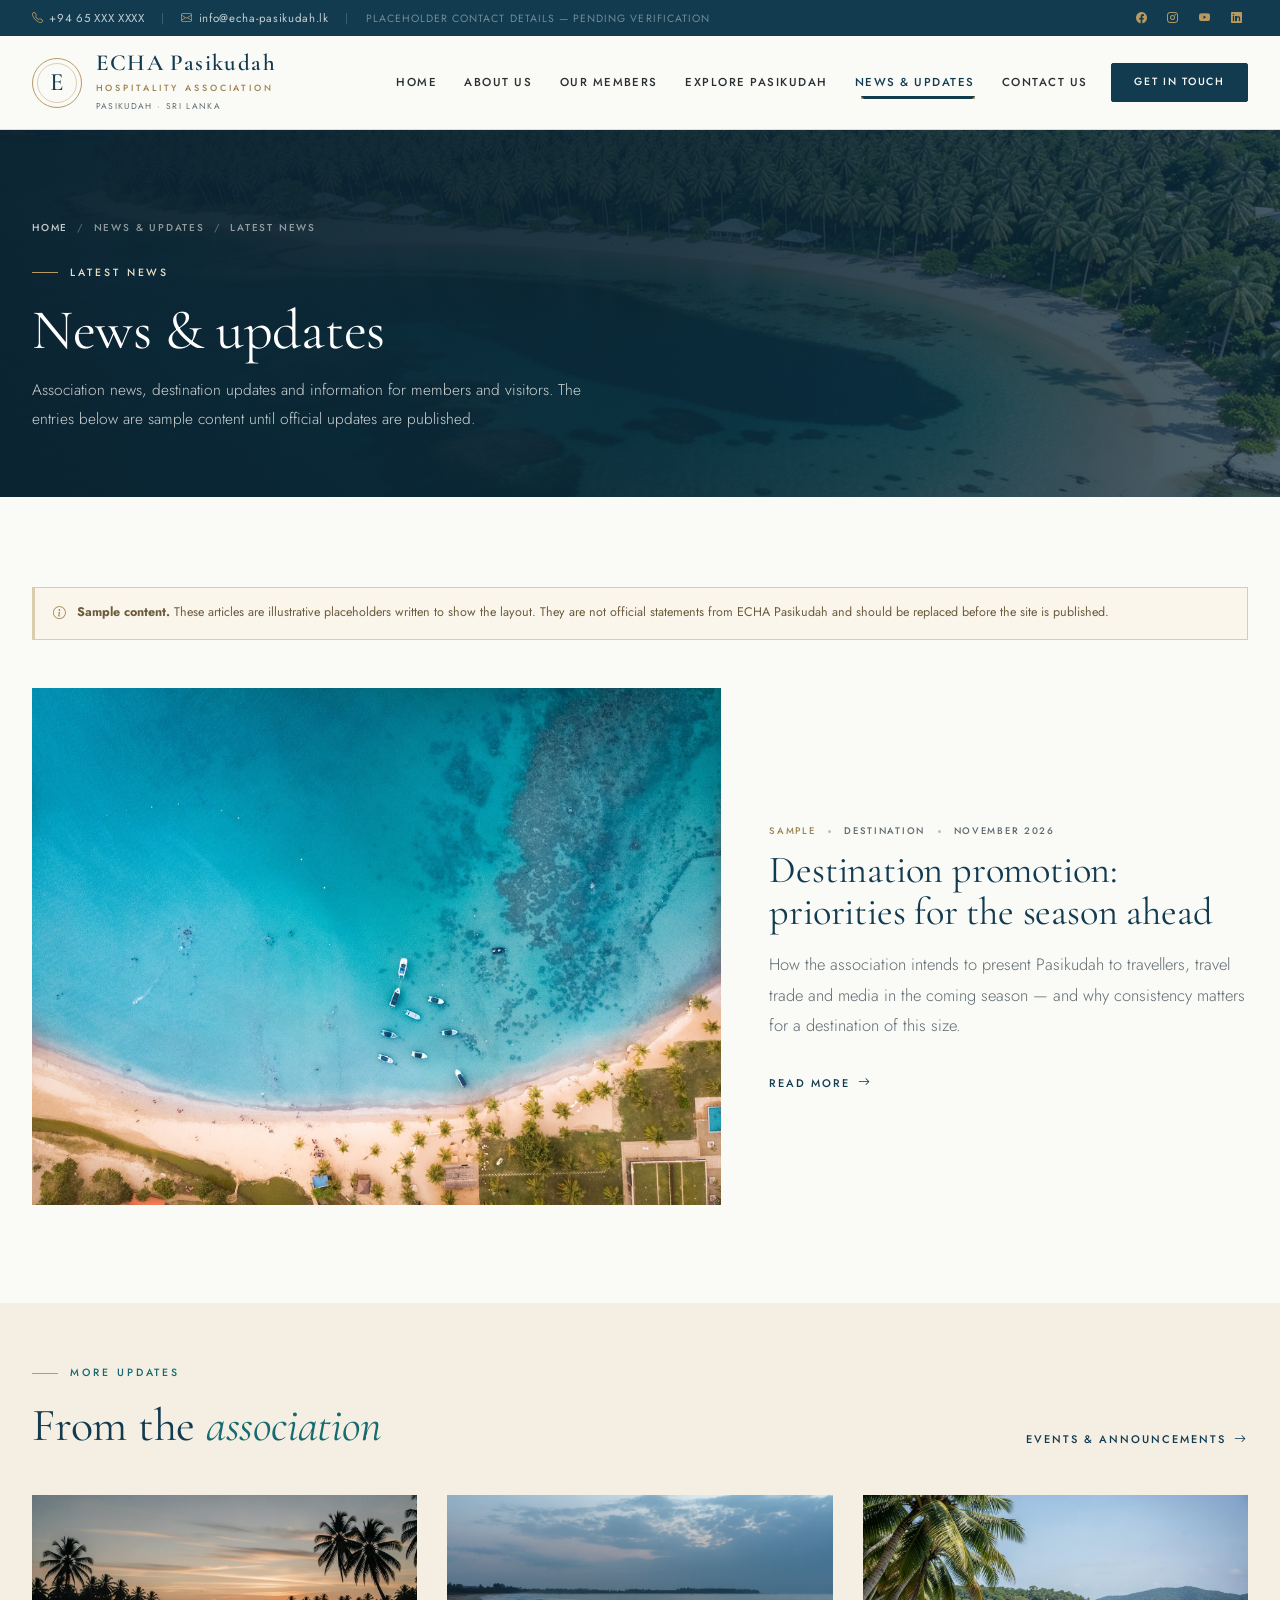
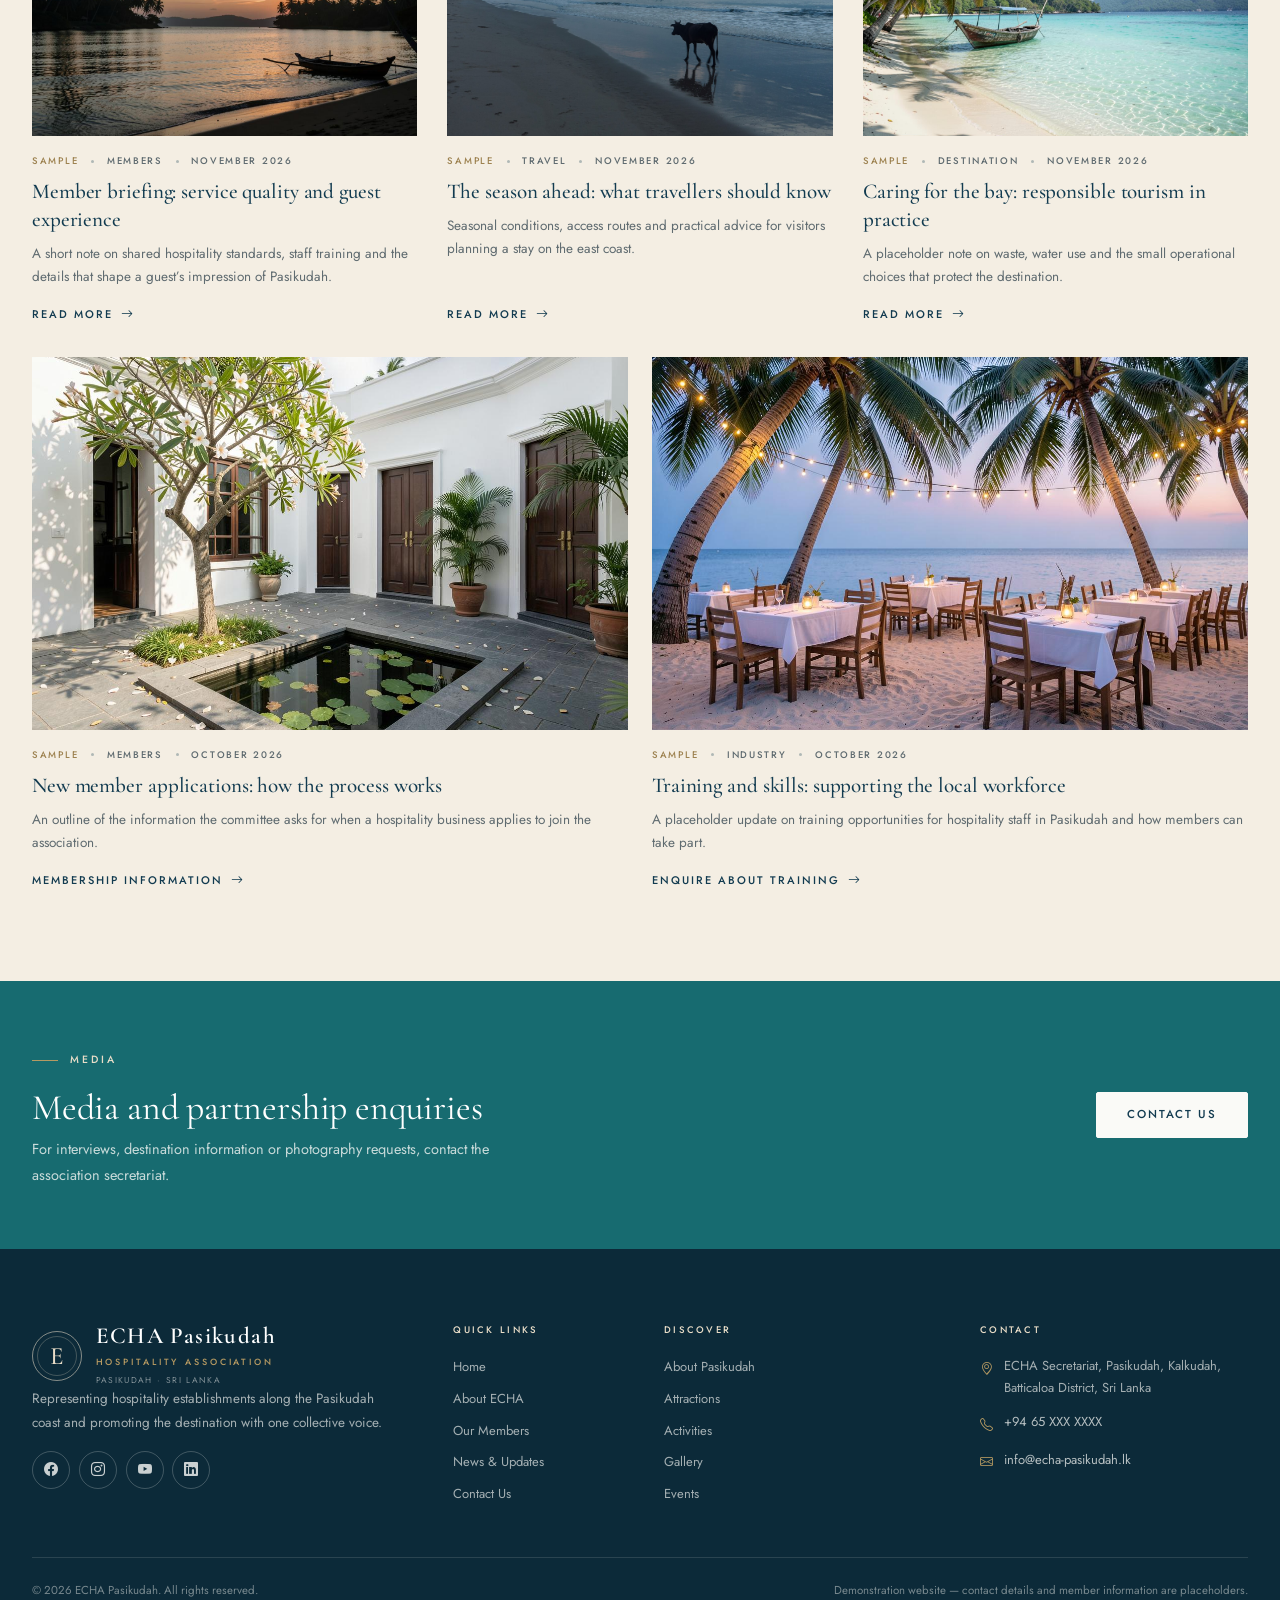
<file: news.html>
<!DOCTYPE html>
<html lang="en">
<head>
  <meta charset="utf-8" />
  <meta name="viewport" content="width=device-width, initial-scale=1" />
  <title>News &amp; Updates | ECHA Pasikudah</title>
  <meta name="description" content="News, announcements and destination updates from ECHA Pasikudah, the hospitality association for the Pasikudah coast." />
  <meta name="theme-color" content="#123b50" />
  <link rel="preconnect" href="https://fonts.googleapis.com" />
  <link rel="preconnect" href="https://fonts.gstatic.com" crossorigin />
  <link href="https://fonts.googleapis.com/css2?family=Cormorant+Garamond:ital,wght@0,300;0,400;0,500;0,600;1,400;1,500&family=Jost:wght@300;400;500;600&display=swap" rel="stylesheet" />
  <link href="https://cdn.jsdelivr.net/npm/bootstrap@5.3.3/dist/css/bootstrap.min.css" rel="stylesheet" integrity="sha384-QWTKZyjpPEjISv5WaRU9OFeRpok6YctnYmDr5pNlyT2bRjXh0JMhjY6hW+ALEwIH" crossorigin="anonymous" />
  <link href="https://cdn.jsdelivr.net/npm/bootstrap-icons@1.11.3/font/bootstrap-icons.min.css" rel="stylesheet" />
  <link href="assets/css/style.css" rel="stylesheet" />
</head>
<body id="top">
  <a class="skip-link" href="#main">Skip to content</a>

  <div class="topbar d-none d-lg-block">
    <div class="container d-flex align-items-center justify-content-between">
      <div>
        <a href="tel:+9465XXXXXXX"><i class="bi bi-telephone" aria-hidden="true"></i>+94 65 XXX XXXX</a>
        <span class="sep">|</span>
        <a href="mailto:info@echa-pasikudah.lk"><i class="bi bi-envelope" aria-hidden="true"></i>info@echa-pasikudah.lk</a>
        <span class="sep">|</span>
        <span class="topbar__note">Placeholder contact details &mdash; pending verification</span>
      </div>
      <div class="topbar__social">
        <a href="#" aria-label="ECHA Pasikudah on Facebook (link pending)"><i class="bi bi-facebook" aria-hidden="true"></i></a>
        <a href="#" aria-label="ECHA Pasikudah on Instagram (link pending)"><i class="bi bi-instagram" aria-hidden="true"></i></a>
        <a href="#" aria-label="ECHA Pasikudah on YouTube (link pending)"><i class="bi bi-youtube" aria-hidden="true"></i></a>
        <a href="#" aria-label="ECHA Pasikudah on LinkedIn (link pending)"><i class="bi bi-linkedin" aria-hidden="true"></i></a>
      </div>
    </div>
  </div>

  <header class="site-header">
    <nav class="navbar navbar-expand-lg" aria-label="Primary navigation">
      <div class="container">
        <a class="brand" href="index.html" aria-label="ECHA Pasikudah home">
          <span class="brand-mark" aria-hidden="true">E</span>
          <span class="brand-text">
            <span class="brand-name">ECHA Pasikudah</span>
            <span class="brand-sub">Hospitality Association</span>
            <span class="brand-tag">Pasikudah &middot; Sri Lanka</span>
          </span>
        </a>
        <button class="navbar-toggler" type="button" data-bs-toggle="collapse" data-bs-target="#mainNav" aria-controls="mainNav" aria-expanded="false" aria-label="Toggle navigation">
          <i class="bi bi-list" aria-hidden="true"></i>
        </button>
        <div class="collapse navbar-collapse" id="mainNav">
          <ul class="navbar-nav ms-auto align-items-lg-center">
            <li class="nav-item"><a class="nav-link" href="index.html" data-match="index.html">Home</a></li>
            <li class="nav-item dropdown">
              <a class="nav-link dropdown-toggle" href="about.html" role="button" data-bs-toggle="dropdown" aria-expanded="false" data-match="about.html vision-mission.html committee.html">About Us</a>
              <ul class="dropdown-menu">
                <li><a class="dropdown-item" href="about.html">About ECHA</a></li>
                <li><a class="dropdown-item" href="vision-mission.html">Vision &amp; Mission</a></li>
                <li><a class="dropdown-item" href="vision-mission.html#objectives">Objectives</a></li>
                <li><a class="dropdown-item" href="committee.html">Leadership &amp; Committee</a></li>
              </ul>
            </li>
            <li class="nav-item"><a class="nav-link" href="members.html" data-match="members.html">Our Members</a></li>
            <li class="nav-item dropdown">
              <a class="nav-link dropdown-toggle" href="pasikudah.html" role="button" data-bs-toggle="dropdown" aria-expanded="false" data-match="pasikudah.html attractions.html">Explore Pasikudah</a>
              <ul class="dropdown-menu">
                <li><a class="dropdown-item" href="pasikudah.html">About Pasikudah</a></li>
                <li><a class="dropdown-item" href="attractions.html#attractions">Attractions</a></li>
                <li><a class="dropdown-item" href="attractions.html#beaches">Beaches</a></li>
                <li><a class="dropdown-item" href="attractions.html#activities">Activities &amp; Experiences</a></li>
                <li><a class="dropdown-item" href="pasikudah.html#travel">Travel Information</a></li>
              </ul>
            </li>
            <li class="nav-item dropdown">
              <a class="nav-link dropdown-toggle" href="news.html" role="button" data-bs-toggle="dropdown" aria-expanded="false" data-match="news.html events.html gallery.html">News &amp; Updates</a>
              <ul class="dropdown-menu">
                <li><a class="dropdown-item" href="news.html">Latest News</a></li>
                <li><a class="dropdown-item" href="events.html">Events</a></li>
                <li><a class="dropdown-item" href="events.html#announcements">Announcements</a></li>
                <li><a class="dropdown-item" href="gallery.html">Gallery</a></li>
              </ul>
            </li>
            <li class="nav-item"><a class="nav-link" href="contact.html" data-match="contact.html">Contact Us</a></li>
            <li class="nav-item"><a class="btn btn-echa nav-cta" href="contact.html">Get in Touch</a></li>
          </ul>
        </div>
      </div>
    </nav>
  </header>

  <main id="main">
    <section class="page-hero">
      <div class="page-hero__bg">
        <img src="assets/images/destinations/pasikudah-bay.jpg" width="1392" height="752" alt="" />
      </div>
      <div class="container">
        <div class="page-hero__inner">
          <nav class="breadcrumb-echa" aria-label="Breadcrumb">
            <a href="index.html">Home</a><span class="divider">/</span><span>News &amp; Updates</span><span class="divider">/</span><span>Latest News</span>
          </nav>
          <span class="eyebrow eyebrow--light">Latest news</span>
          <h1>News &amp; updates</h1>
          <p>Association news, destination updates and information for members and visitors. The entries below are sample content until official updates are published.</p>
        </div>
      </div>
    </section>

    <section class="section">
      <div class="container">
        <div class="placeholder-note mb-5 reveal" role="note">
          <i class="bi bi-info-circle" aria-hidden="true"></i>
          <span><strong>Sample content.</strong> These articles are illustrative placeholders written to show the layout. They are not official statements from ECHA Pasikudah and should be replaced before the site is published.</span>
        </div>

        <!-- Featured -->
        <div class="row g-4 g-lg-5 align-items-center reveal">
          <div class="col-lg-7">
            <figure class="figure">
              <img src="assets/images/gallery/pasikudah-blue-beach.jpg" width="1920" height="1438" alt="Clear blue water and pale sand at Pasikudah beach" loading="lazy" />
            </figure>
          </div>
          <div class="col-lg-5">
            <div class="news-card__meta">
              <span class="tag">Sample</span><span class="dot"></span><span>Destination</span><span class="dot"></span><span>November 2026</span>
            </div>
            <h2 class="section-title" style="font-size:clamp(1.7rem,3vw,2.5rem);">Destination promotion: priorities for the season ahead</h2>
            <p class="lead" style="margin-top:1rem;">How the association intends to present Pasikudah to travellers, travel trade and media in the coming season &mdash; and why consistency matters for a destination of this size.</p>
            <div class="collapse" id="featuredBody">
              <div class="pt-2">
                <p class="lead">A destination is experienced through many small moments: the first message before arrival, the welcome at reception, the walk to the beach, the meal at the end of the day. Promotion that only shows the bay sets an expectation the whole destination has to meet.</p>
                <p class="lead">The association&rsquo;s approach is to coordinate the basics &mdash; a shared set of photographs, accurate seasonal information and a single directory of member establishments &mdash; so that partners and travellers receive the same picture of Pasikudah.</p>
                <p class="lead">These paragraphs are placeholders for the association&rsquo;s own announcement text.</p>
              </div>
            </div>
            <a class="link-arrow mt-3" data-bs-toggle="collapse" href="#featuredBody" role="button" aria-expanded="false" aria-controls="featuredBody">Read More <i class="bi bi-arrow-right" aria-hidden="true"></i></a>
          </div>
        </div>
      </div>
    </section>

    <section class="section section--tight section--sand">
      <div class="container">
        <div class="heading-row">
          <div class="heading-row__text reveal">
            <span class="eyebrow">More updates</span>
            <h2 class="section-title">From the <em>association</em></h2>
          </div>
          <a class="link-arrow reveal" href="events.html">Events &amp; announcements <i class="bi bi-arrow-right" aria-hidden="true"></i></a>
        </div>

        <div class="news-list">
          <article class="news-card reveal">
            <div class="news-card__media">
              <img src="assets/images/destinations/pasikudah-sunset.jpg" width="1248" height="832" alt="Palms silhouetted at sunset over the bay" loading="lazy" />
            </div>
            <div class="news-card__meta">
              <span class="tag">Sample</span><span class="dot"></span><span>Members</span><span class="dot"></span><span>November 2026</span>
            </div>
            <h3>Member briefing: service quality and guest experience</h3>
            <p>A short note on shared hospitality standards, staff training and the details that shape a guest&rsquo;s impression of Pasikudah.</p>
            <div class="collapse" id="newsBody1">
              <div class="pt-2 pb-3">
                <p class="mb-0" style="font-size:13.5px;color:var(--muted);">Placeholder article text. This entry would summarise a member briefing, the topics covered and any follow-up actions agreed with member establishments.</p>
              </div>
            </div>
            <a class="link-arrow" data-bs-toggle="collapse" href="#newsBody1" role="button" aria-expanded="false" aria-controls="newsBody1">Read More <i class="bi bi-arrow-right" aria-hidden="true"></i></a>
          </article>

          <article class="news-card reveal">
            <div class="news-card__media">
              <img src="assets/images/gallery/sunrise-at-kalkudah-beach.jpg" width="1920" height="1281" alt="Sunrise over the sea at Kalkudah Beach" loading="lazy" />
            </div>
            <div class="news-card__meta">
              <span class="tag">Sample</span><span class="dot"></span><span>Travel</span><span class="dot"></span><span>November 2026</span>
            </div>
            <h3>The season ahead: what travellers should know</h3>
            <p>Seasonal conditions, access routes and practical advice for visitors planning a stay on the east coast.</p>
            <div class="collapse" id="newsBody2">
              <div class="pt-2 pb-3">
                <p class="mb-0" style="font-size:13.5px;color:var(--muted);">Placeholder article text. This entry would summarise current travel advice, the outlook for the season and any changes visitors should plan around.</p>
              </div>
            </div>
            <a class="link-arrow" data-bs-toggle="collapse" href="#newsBody2" role="button" aria-expanded="false" aria-controls="newsBody2">Read More <i class="bi bi-arrow-right" aria-hidden="true"></i></a>
          </article>

          <article class="news-card reveal">
            <div class="news-card__media">
              <img src="assets/images/destinations/kalkudah-lagoon.jpg" width="1248" height="832" alt="Lagoon water with a fishing boat near the shore" loading="lazy" />
            </div>
            <div class="news-card__meta">
              <span class="tag">Sample</span><span class="dot"></span><span>Destination</span><span class="dot"></span><span>November 2026</span>
            </div>
            <h3>Caring for the bay: responsible tourism in practice</h3>
            <p>A placeholder note on waste, water use and the small operational choices that protect the destination.</p>
            <div class="collapse" id="newsBody3">
              <div class="pt-2 pb-3">
                <p class="mb-0" style="font-size:13.5px;color:var(--muted);">Placeholder article text. This entry would summarise the association&rsquo;s position on responsible tourism and the practical measures recommended to members.</p>
              </div>
            </div>
            <a class="link-arrow" data-bs-toggle="collapse" href="#newsBody3" role="button" aria-expanded="false" aria-controls="newsBody3">Read More <i class="bi bi-arrow-right" aria-hidden="true"></i></a>
          </article>
        </div>

        <div class="row g-4 mt-2">
          <div class="col-md-6 reveal">
            <article class="news-card">
              <div class="news-card__media">
                <img src="assets/images/hotels/hotel-courtyard.jpg" width="1184" height="880" alt="A whitewashed hotel courtyard with a reflecting pool" loading="lazy" />
              </div>
              <div class="news-card__meta">
                <span class="tag">Sample</span><span class="dot"></span><span>Members</span><span class="dot"></span><span>October 2026</span>
              </div>
              <h3>New member applications: how the process works</h3>
              <p>An outline of the information the committee asks for when a hospitality business applies to join the association.</p>
              <a class="link-arrow" href="members.html#membership">Membership information <i class="bi bi-arrow-right" aria-hidden="true"></i></a>
            </article>
          </div>
          <div class="col-md-6 reveal">
            <article class="news-card">
              <div class="news-card__media">
                <img src="assets/images/hotels/hotel-dining.jpg" width="1184" height="880" alt="Beachfront dining tables under palms and lanterns" loading="lazy" />
              </div>
              <div class="news-card__meta">
                <span class="tag">Sample</span><span class="dot"></span><span>Industry</span><span class="dot"></span><span>October 2026</span>
              </div>
              <h3>Training and skills: supporting the local workforce</h3>
              <p>A placeholder update on training opportunities for hospitality staff in Pasikudah and how members can take part.</p>
              <a class="link-arrow" href="contact.html">Enquire about training <i class="bi bi-arrow-right" aria-hidden="true"></i></a>
            </article>
          </div>
        </div>
      </div>
    </section>

    <section class="cta-band">
      <div class="container d-flex flex-wrap align-items-center justify-content-between gap-4">
        <div>
          <span class="eyebrow eyebrow--light">Media</span>
          <h2>Media and partnership enquiries</h2>
          <p>For interviews, destination information or photography requests, contact the association secretariat.</p>
        </div>
        <a class="btn btn-light-echa" href="contact.html">Contact us</a>
      </div>
    </section>
  </main>

  <footer class="site-footer">
    <div class="container">
      <div class="row g-5">
        <div class="col-lg-4">
          <a class="brand brand--light" href="index.html" aria-label="ECHA Pasikudah home">
            <span class="brand-mark" aria-hidden="true">E</span>
            <span class="brand-text">
              <span class="brand-name">ECHA Pasikudah</span>
              <span class="brand-sub">Hospitality Association</span>
              <span class="brand-tag">Pasikudah &middot; Sri Lanka</span>
            </span>
          </a>
          <p>Representing hospitality establishments along the Pasikudah coast and promoting the destination with one collective voice.</p>
          <div class="social-row social-row--light">
            <a href="#" aria-label="ECHA Pasikudah on Facebook (link pending)"><i class="bi bi-facebook" aria-hidden="true"></i></a>
            <a href="#" aria-label="ECHA Pasikudah on Instagram (link pending)"><i class="bi bi-instagram" aria-hidden="true"></i></a>
            <a href="#" aria-label="ECHA Pasikudah on YouTube (link pending)"><i class="bi bi-youtube" aria-hidden="true"></i></a>
            <a href="#" aria-label="ECHA Pasikudah on LinkedIn (link pending)"><i class="bi bi-linkedin" aria-hidden="true"></i></a>
          </div>
        </div>
        <div class="col-6 col-lg-2">
          <h3 class="footer-title">Quick Links</h3>
          <ul class="footer-links">
            <li><a href="index.html">Home</a></li>
            <li><a href="about.html">About ECHA</a></li>
            <li><a href="members.html">Our Members</a></li>
            <li><a href="news.html">News &amp; Updates</a></li>
            <li><a href="contact.html">Contact Us</a></li>
          </ul>
        </div>
        <div class="col-6 col-lg-3">
          <h3 class="footer-title">Discover</h3>
          <ul class="footer-links">
            <li><a href="pasikudah.html">About Pasikudah</a></li>
            <li><a href="attractions.html">Attractions</a></li>
            <li><a href="attractions.html#activities">Activities</a></li>
            <li><a href="gallery.html">Gallery</a></li>
            <li><a href="events.html">Events</a></li>
          </ul>
        </div>
        <div class="col-lg-3">
          <h3 class="footer-title">Contact</h3>
          <ul class="footer-contact">
            <li><i class="bi bi-geo-alt" aria-hidden="true"></i><span>ECHA Secretariat, Pasikudah, Kalkudah, Batticaloa District, Sri Lanka</span></li>
            <li><i class="bi bi-telephone" aria-hidden="true"></i><a href="tel:+9465XXXXXXX">+94 65 XXX XXXX</a></li>
            <li><i class="bi bi-envelope" aria-hidden="true"></i><a href="mailto:info@echa-pasikudah.lk">info@echa-pasikudah.lk</a></li>
          </ul>
        </div>
      </div>
      <div class="footer-bottom">
        <p>&copy; <span class="js-year">2026</span> ECHA Pasikudah. All rights reserved.</p>
        <p>Demonstration website &mdash; contact details and member information are placeholders.</p>
      </div>
    </div>
  </footer>

  <a class="to-top" href="#top" aria-label="Back to top"><i class="bi bi-arrow-up" aria-hidden="true"></i></a>

  <script src="https://cdn.jsdelivr.net/npm/bootstrap@5.3.3/dist/js/bootstrap.bundle.min.js" integrity="sha384-YvpcrYf0tY3lHB60NNkmXc5s9fDVZLESaAA55NDzOxhy9GkcIdslK1eN7N6jIeHz" crossorigin="anonymous"></script>
  <script src="assets/js/main.js"></script>
</body>
</html>
</file>
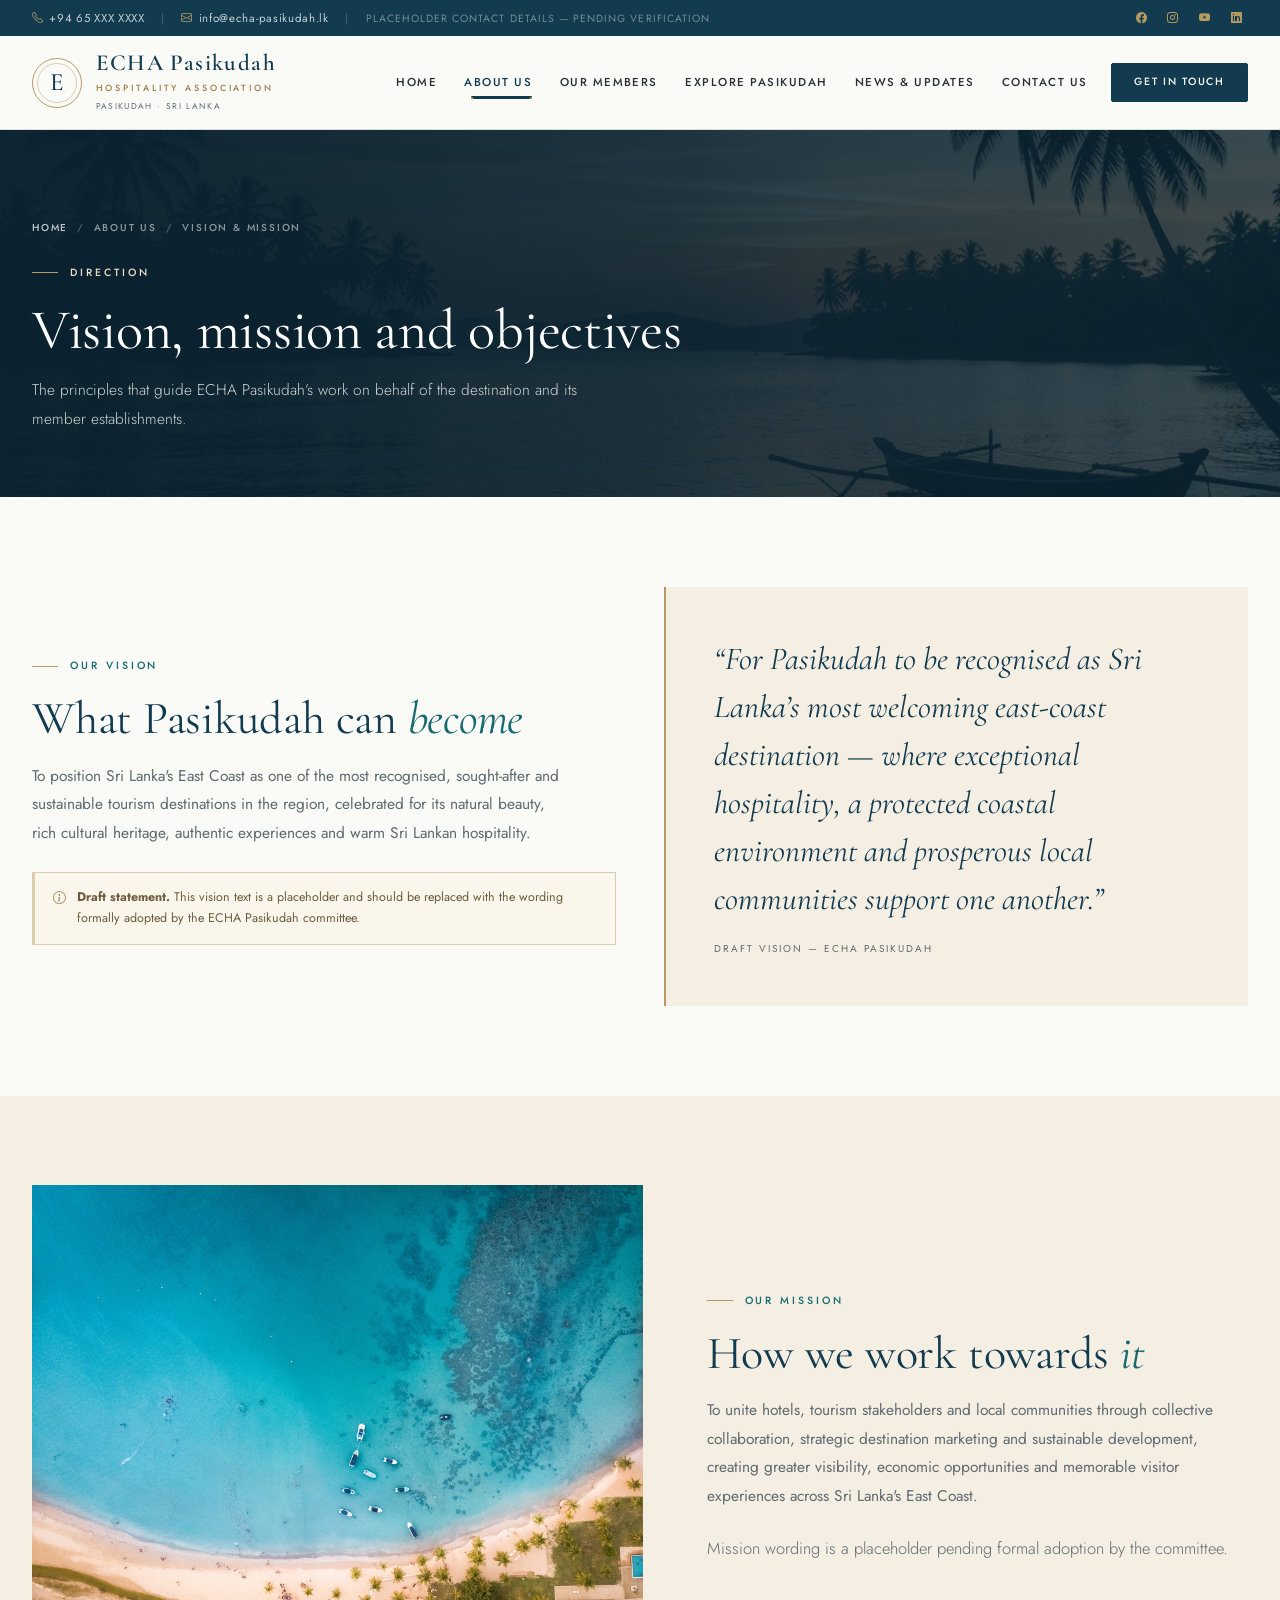
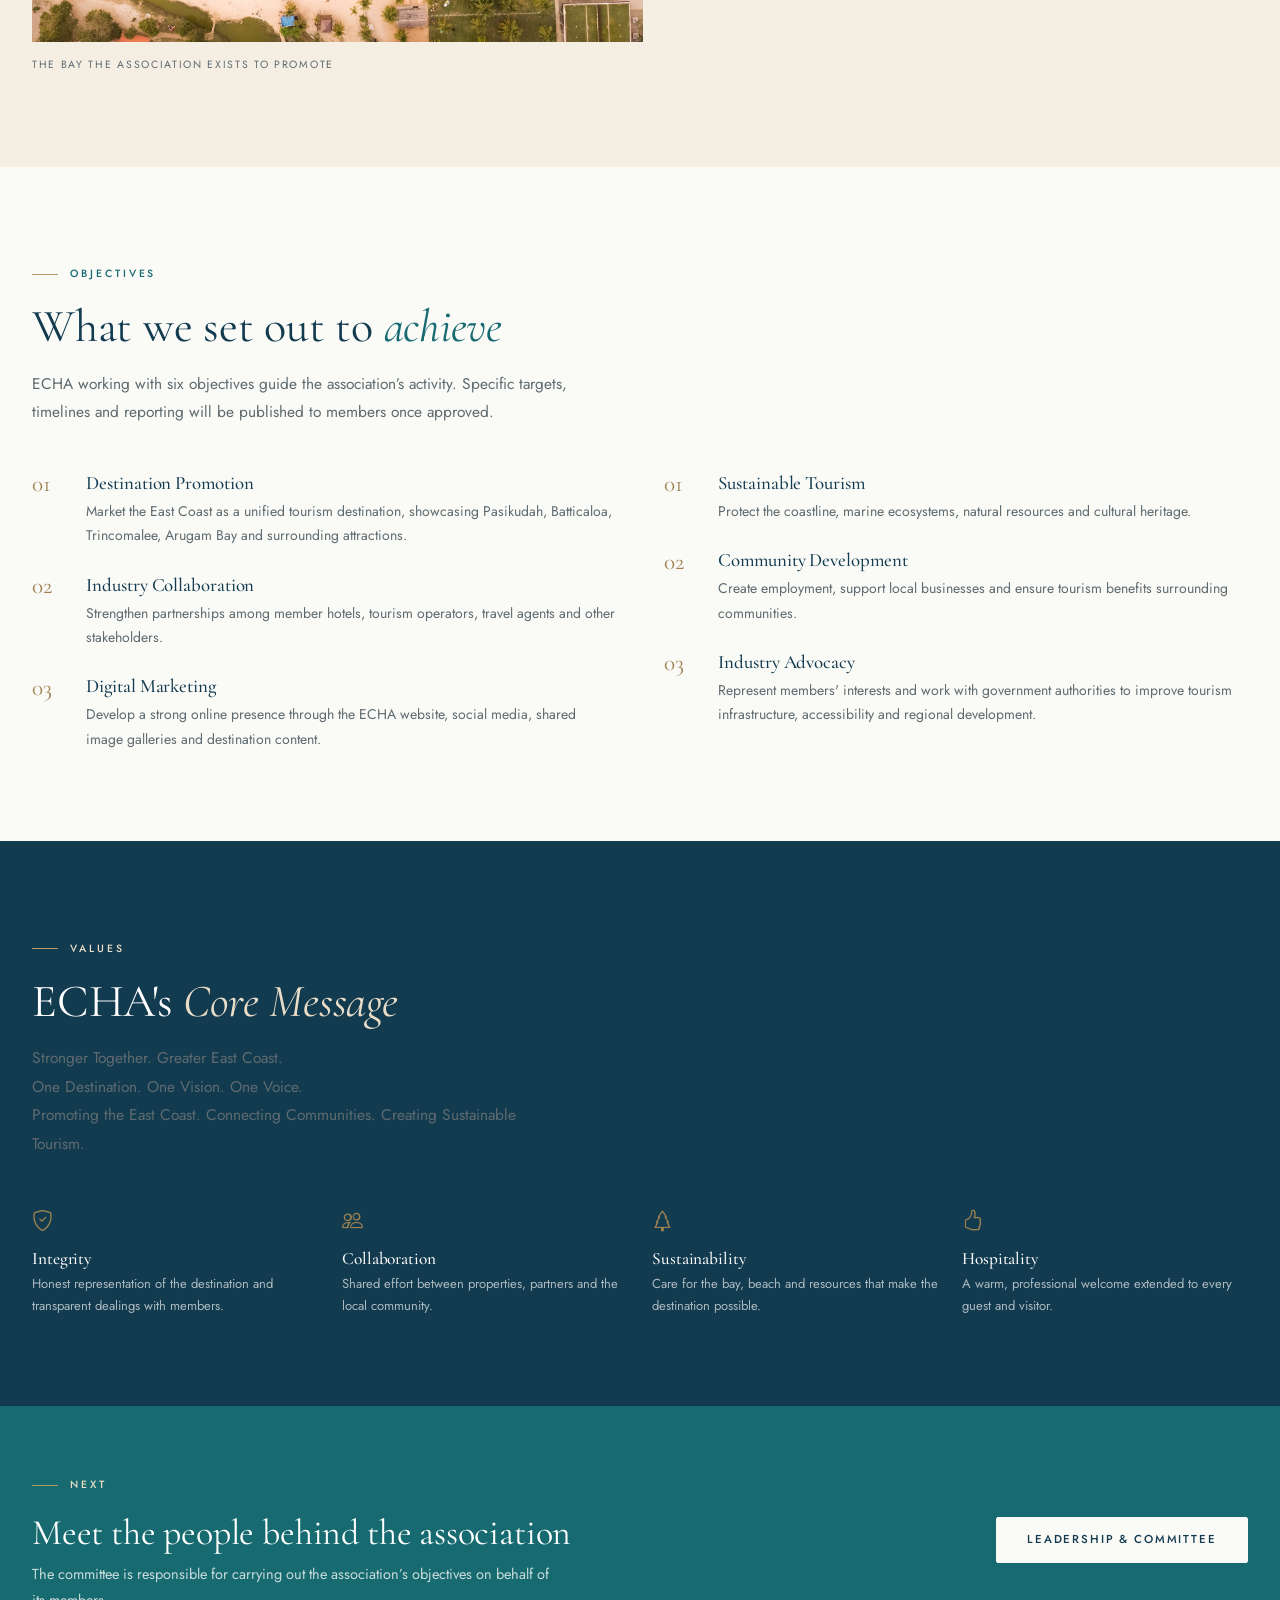
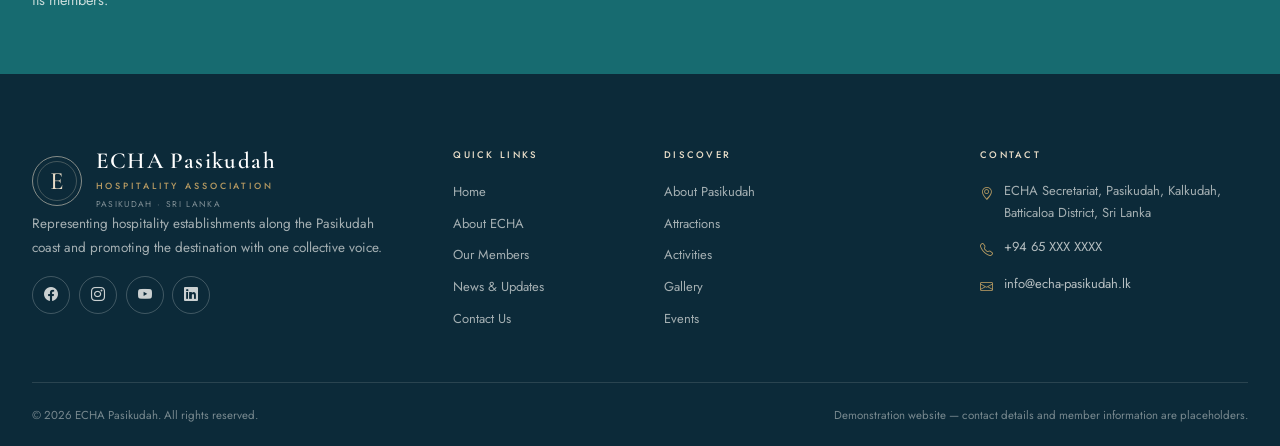
<file: vision-mission.html>
<!DOCTYPE html>
<html lang="en">
<head>
  <meta charset="utf-8" />
  <meta name="viewport" content="width=device-width, initial-scale=1" />
  <title>Vision, Mission &amp; Objectives | ECHA Pasikudah</title>
  <meta name="description" content="The vision, mission and objectives of ECHA Pasikudah, the hospitality association for the Pasikudah coast in Sri Lanka." />
  <meta name="theme-color" content="#123b50" />
  <link rel="preconnect" href="https://fonts.googleapis.com" />
  <link rel="preconnect" href="https://fonts.gstatic.com" crossorigin />
  <link href="https://fonts.googleapis.com/css2?family=Cormorant+Garamond:ital,wght@0,300;0,400;0,500;0,600;1,400;1,500&family=Jost:wght@300;400;500;600&display=swap" rel="stylesheet" />
  <link href="https://cdn.jsdelivr.net/npm/bootstrap@5.3.3/dist/css/bootstrap.min.css" rel="stylesheet" integrity="sha384-QWTKZyjpPEjISv5WaRU9OFeRpok6YctnYmDr5pNlyT2bRjXh0JMhjY6hW+ALEwIH" crossorigin="anonymous" />
  <link href="https://cdn.jsdelivr.net/npm/bootstrap-icons@1.11.3/font/bootstrap-icons.min.css" rel="stylesheet" />
  <link href="assets/css/style.css" rel="stylesheet" />
</head>
<body id="top">
  <a class="skip-link" href="#main">Skip to content</a>

  <div class="topbar d-none d-lg-block">
    <div class="container d-flex align-items-center justify-content-between">
      <div>
        <a href="tel:+9465XXXXXXX"><i class="bi bi-telephone" aria-hidden="true"></i>+94 65 XXX XXXX</a>
        <span class="sep">|</span>
        <a href="mailto:info@echa-pasikudah.lk"><i class="bi bi-envelope" aria-hidden="true"></i>info@echa-pasikudah.lk</a>
        <span class="sep">|</span>
        <span class="topbar__note">Placeholder contact details &mdash; pending verification</span>
      </div>
      <div class="topbar__social">
        <a href="#" aria-label="ECHA Pasikudah on Facebook (link pending)"><i class="bi bi-facebook" aria-hidden="true"></i></a>
        <a href="#" aria-label="ECHA Pasikudah on Instagram (link pending)"><i class="bi bi-instagram" aria-hidden="true"></i></a>
        <a href="#" aria-label="ECHA Pasikudah on YouTube (link pending)"><i class="bi bi-youtube" aria-hidden="true"></i></a>
        <a href="#" aria-label="ECHA Pasikudah on LinkedIn (link pending)"><i class="bi bi-linkedin" aria-hidden="true"></i></a>
      </div>
    </div>
  </div>

  <header class="site-header">
    <nav class="navbar navbar-expand-lg" aria-label="Primary navigation">
      <div class="container">
        <a class="brand" href="index.html" aria-label="ECHA Pasikudah home">
          <span class="brand-mark" aria-hidden="true">E</span>
          <span class="brand-text">
            <span class="brand-name">ECHA Pasikudah</span>
            <span class="brand-sub">Hospitality Association</span>
            <span class="brand-tag">Pasikudah &middot; Sri Lanka</span>
          </span>
        </a>
        <button class="navbar-toggler" type="button" data-bs-toggle="collapse" data-bs-target="#mainNav" aria-controls="mainNav" aria-expanded="false" aria-label="Toggle navigation">
          <i class="bi bi-list" aria-hidden="true"></i>
        </button>
        <div class="collapse navbar-collapse" id="mainNav">
          <ul class="navbar-nav ms-auto align-items-lg-center">
            <li class="nav-item"><a class="nav-link" href="index.html" data-match="index.html">Home</a></li>
            <li class="nav-item dropdown">
              <a class="nav-link dropdown-toggle" href="about.html" role="button" data-bs-toggle="dropdown" aria-expanded="false" data-match="about.html vision-mission.html committee.html">About Us</a>
              <ul class="dropdown-menu">
                <li><a class="dropdown-item" href="about.html">About ECHA</a></li>
                <li><a class="dropdown-item" href="vision-mission.html">Vision &amp; Mission</a></li>
                <li><a class="dropdown-item" href="vision-mission.html#objectives">Objectives</a></li>
                <li><a class="dropdown-item" href="committee.html">Leadership &amp; Committee</a></li>
              </ul>
            </li>
            <li class="nav-item"><a class="nav-link" href="members.html" data-match="members.html">Our Members</a></li>
            <li class="nav-item dropdown">
              <a class="nav-link dropdown-toggle" href="pasikudah.html" role="button" data-bs-toggle="dropdown" aria-expanded="false" data-match="pasikudah.html attractions.html">Explore Pasikudah</a>
              <ul class="dropdown-menu">
                <li><a class="dropdown-item" href="pasikudah.html">About Pasikudah</a></li>
                <li><a class="dropdown-item" href="attractions.html#attractions">Attractions</a></li>
                <li><a class="dropdown-item" href="attractions.html#beaches">Beaches</a></li>
                <li><a class="dropdown-item" href="attractions.html#activities">Activities &amp; Experiences</a></li>
                <li><a class="dropdown-item" href="pasikudah.html#travel">Travel Information</a></li>
              </ul>
            </li>
            <li class="nav-item dropdown">
              <a class="nav-link dropdown-toggle" href="news.html" role="button" data-bs-toggle="dropdown" aria-expanded="false" data-match="news.html events.html gallery.html">News &amp; Updates</a>
              <ul class="dropdown-menu">
                <li><a class="dropdown-item" href="news.html">Latest News</a></li>
                <li><a class="dropdown-item" href="events.html">Events</a></li>
                <li><a class="dropdown-item" href="events.html#announcements">Announcements</a></li>
                <li><a class="dropdown-item" href="gallery.html">Gallery</a></li>
              </ul>
            </li>
            <li class="nav-item"><a class="nav-link" href="contact.html" data-match="contact.html">Contact Us</a></li>
            <li class="nav-item"><a class="btn btn-echa nav-cta" href="contact.html">Get in Touch</a></li>
          </ul>
        </div>
      </div>
    </nav>
  </header>

  <main id="main">
    <section class="page-hero">
      <div class="page-hero__bg">
        <img src="assets/images/destinations/pasikudah-sunset.jpg" width="1248" height="832" alt="" />
      </div>
      <div class="container">
        <div class="page-hero__inner">
          <nav class="breadcrumb-echa" aria-label="Breadcrumb">
            <a href="index.html">Home</a><span class="divider">/</span><span>About Us</span><span class="divider">/</span><span>Vision &amp; Mission</span>
          </nav>
          <span class="eyebrow eyebrow--light">Direction</span>
          <h1>Vision, mission and objectives</h1>
          <p>The principles that guide ECHA Pasikudah&rsquo;s work on behalf of the destination and its member establishments.</p>
        </div>
      </div>
    </section>

    <section class="section">
      <div class="container">
        <div class="row g-5 align-items-center">
          <div class="col-lg-6 reveal">
            <span class="eyebrow">Our vision</span>
            <h2 class="section-title">What Pasikudah can <em>become</em></h2>
            <p class="section-sub">To position Sri Lanka's East Coast as one of the most recognised, sought-after and sustainable tourism destinations in the region, celebrated for its natural beauty, rich cultural heritage, authentic experiences and warm Sri Lankan hospitality.</p>
            <div class="placeholder-note mt-4" role="note">
              <i class="bi bi-info-circle" aria-hidden="true"></i>
              <span><strong>Draft statement.</strong> This vision text is a placeholder and should be replaced with the wording formally adopted by the ECHA Pasikudah committee.</span>
            </div>
          </div>
          <div class="col-lg-6 reveal">
            <blockquote class="quote-block">
              <p>&ldquo;For Pasikudah to be recognised as Sri Lanka&rsquo;s most welcoming east-coast destination &mdash; where exceptional hospitality, a protected coastal environment and prosperous local communities support one another.&rdquo;</p>
              <footer>Draft vision &mdash; ECHA Pasikudah</footer>
            </blockquote>
          </div>
        </div>
      </div>
    </section>

    <section class="section section--sand">
      <div class="container">
        <div class="split split--wide">
          <div class="split__media reveal">
            <figure class="figure">
              <img src="assets/images/gallery/pasikudah-blue-beach.jpg" width="1920" height="1438" alt="Clear shallow water and pale sand on the Pasikudah coast" loading="lazy" />
              <figcaption>The bay the association exists to promote</figcaption>
            </figure>
          </div>
          <div class="reveal">
            <span class="eyebrow">Our mission</span>
            <h2 class="section-title">How we work towards <em>it</em></h2>
            <p class="section-sub">To unite hotels, tourism stakeholders and local communities through collective collaboration, strategic destination marketing and sustainable development, creating greater visibility, economic opportunities and memorable visitor experiences across Sri Lanka's East Coast.</p>
            
            <p class="lead" style="margin-top:1.4rem;">Mission wording is a placeholder pending formal adoption by the committee.</p>
          </div>
        </div>
      </div>
    </section>

    <section class="section" id="objectives">
      <div class="container">
        <div class="heading-row">
          <div class="heading-row__text reveal">
            <span class="eyebrow">Objectives</span>
            <h2 class="section-title">What we set out to <em>achieve</em></h2>
            <p class="section-sub">ECHA working with six objectives guide the association&rsquo;s activity. Specific targets, timelines and reporting will be published to members once approved.</p>
          </div>
        </div>
        <div class="row g-4 g-lg-5">
          <div class="col-lg-6 reveal">
            <ol class="numbered-list">
              <li>
                <h3>Destination Promotion</h3>
                <p>Market the East Coast as a unified tourism destination, showcasing Pasikudah, Batticaloa, Trincomalee, Arugam Bay and surrounding attractions.</p>
              </li>
              <li>
                <h3>Industry Collaboration</h3>
                <p>Strengthen partnerships among member hotels, tourism operators, travel agents and other stakeholders.</p>
              </li>
              <li>
                <h3>Digital Marketing</h3>
                <p>Develop a strong online presence through the ECHA website, social media, shared image galleries and destination content.</p>
              </li>
            </ol>
          </div>
          <div class="col-lg-6 reveal">
            <ol class="numbered-list" start="4">
              <li>
                <h3>Sustainable Tourism</h3>
                <p>Protect the coastline, marine ecosystems, natural resources and cultural heritage.</p>
              </li>
              <li>
                <h3>Community Development</h3>
                <p>Create employment, support local businesses and ensure tourism benefits surrounding communities.</p>
              </li>
              <li>
                <h3>Industry Advocacy</h3>
                <p>Represent members' interests and work with government authorities to improve tourism infrastructure, accessibility and regional development.</p>
              </li>
            </ol>
          </div>
        </div>
      </div>
    </section>

    <section class="section section--ocean">
      <div class="container">
        <div class="heading-row">
          <div class="heading-row__text reveal">
            <span class="eyebrow eyebrow--light">Values</span>
            <h2 class="section-title section-title--light">ECHA's <em style="color:var(--sand);">Core Message</em></h2>
            <p class="section-sub">Stronger Together. Greater East Coast.<br />
                One Destination. One Vision. One Voice. <br />
                Promoting the East Coast. Connecting Communities. Creating Sustainable Tourism.</p>
          </div>
        </div>
        <div class="row g-4">
          <div class="col-sm-6 col-lg-3 reveal">
            <div class="pillar">
              <i class="bi bi-shield-check" aria-hidden="true"></i>
              <h3>Integrity</h3>
              <p style="color:rgba(250,250,247,.66);">Honest representation of the destination and transparent dealings with members.</p>
            </div>
          </div>
          <div class="col-sm-6 col-lg-3 reveal">
            <div class="pillar">
              <i class="bi bi-people" aria-hidden="true"></i>
              <h3>Collaboration</h3>
              <p style="color:rgba(250,250,247,.66);">Shared effort between properties, partners and the local community.</p>
            </div>
          </div>
          <div class="col-sm-6 col-lg-3 reveal">
            <div class="pillar">
              <i class="bi bi-tree" aria-hidden="true"></i>
              <h3>Sustainability</h3>
              <p style="color:rgba(250,250,247,.66);">Care for the bay, beach and resources that make the destination possible.</p>
            </div>
          </div>
          <div class="col-sm-6 col-lg-3 reveal">
            <div class="pillar">
              <i class="bi bi-hand-thumbs-up" aria-hidden="true"></i>
              <h3>Hospitality</h3>
              <p style="color:rgba(250,250,247,.66);">A warm, professional welcome extended to every guest and visitor.</p>
            </div>
          </div>
        </div>
      </div>
    </section>

    <section class="cta-band">
      <div class="container d-flex flex-wrap align-items-center justify-content-between gap-4">
        <div>
          <span class="eyebrow eyebrow--light">Next</span>
          <h2>Meet the people behind the association</h2>
          <p>The committee is responsible for carrying out the association&rsquo;s objectives on behalf of its members.</p>
        </div>
        <a class="btn btn-light-echa" href="committee.html">Leadership &amp; Committee</a>
      </div>
    </section>
  </main>

  <footer class="site-footer">
    <div class="container">
      <div class="row g-5">
        <div class="col-lg-4">
          <a class="brand brand--light" href="index.html" aria-label="ECHA Pasikudah home">
            <span class="brand-mark" aria-hidden="true">E</span>
            <span class="brand-text">
              <span class="brand-name">ECHA Pasikudah</span>
              <span class="brand-sub">Hospitality Association</span>
              <span class="brand-tag">Pasikudah &middot; Sri Lanka</span>
            </span>
          </a>
          <p>Representing hospitality establishments along the Pasikudah coast and promoting the destination with one collective voice.</p>
          <div class="social-row social-row--light">
            <a href="#" aria-label="ECHA Pasikudah on Facebook (link pending)"><i class="bi bi-facebook" aria-hidden="true"></i></a>
            <a href="#" aria-label="ECHA Pasikudah on Instagram (link pending)"><i class="bi bi-instagram" aria-hidden="true"></i></a>
            <a href="#" aria-label="ECHA Pasikudah on YouTube (link pending)"><i class="bi bi-youtube" aria-hidden="true"></i></a>
            <a href="#" aria-label="ECHA Pasikudah on LinkedIn (link pending)"><i class="bi bi-linkedin" aria-hidden="true"></i></a>
          </div>
        </div>
        <div class="col-6 col-lg-2">
          <h3 class="footer-title">Quick Links</h3>
          <ul class="footer-links">
            <li><a href="index.html">Home</a></li>
            <li><a href="about.html">About ECHA</a></li>
            <li><a href="members.html">Our Members</a></li>
            <li><a href="news.html">News &amp; Updates</a></li>
            <li><a href="contact.html">Contact Us</a></li>
          </ul>
        </div>
        <div class="col-6 col-lg-3">
          <h3 class="footer-title">Discover</h3>
          <ul class="footer-links">
            <li><a href="pasikudah.html">About Pasikudah</a></li>
            <li><a href="attractions.html">Attractions</a></li>
            <li><a href="attractions.html#activities">Activities</a></li>
            <li><a href="gallery.html">Gallery</a></li>
            <li><a href="events.html">Events</a></li>
          </ul>
        </div>
        <div class="col-lg-3">
          <h3 class="footer-title">Contact</h3>
          <ul class="footer-contact">
            <li><i class="bi bi-geo-alt" aria-hidden="true"></i><span>ECHA Secretariat, Pasikudah, Kalkudah, Batticaloa District, Sri Lanka</span></li>
            <li><i class="bi bi-telephone" aria-hidden="true"></i><a href="tel:+9465XXXXXXX">+94 65 XXX XXXX</a></li>
            <li><i class="bi bi-envelope" aria-hidden="true"></i><a href="mailto:info@echa-pasikudah.lk">info@echa-pasikudah.lk</a></li>
          </ul>
        </div>
      </div>
      <div class="footer-bottom">
        <p>&copy; <span class="js-year">2026</span> ECHA Pasikudah. All rights reserved.</p>
        <p>Demonstration website &mdash; contact details and member information are placeholders.</p>
      </div>
    </div>
  </footer>

  <a class="to-top" href="#top" aria-label="Back to top"><i class="bi bi-arrow-up" aria-hidden="true"></i></a>

  <script src="https://cdn.jsdelivr.net/npm/bootstrap@5.3.3/dist/js/bootstrap.bundle.min.js" integrity="sha384-YvpcrYf0tY3lHB60NNkmXc5s9fDVZLESaAA55NDzOxhy9GkcIdslK1eN7N6jIeHz" crossorigin="anonymous"></script>
  <script src="assets/js/main.js"></script>
</body>
</html>
</file>
<file: assets/css/style.css>
/* ==========================================================================
   ECHA Pasikudah — Shared stylesheet
   Classical hospitality association design system
   1. Tokens & base
   2. Typography & utilities
   3. Buttons & links
   4. Top bar & header
   5. Hero & page headers
   6. Sections: intro, destination, members, experiences, why, news, gallery
   7. Contact & forms
   8. Footer & back to top
   9. Lightbox
   10. Responsive
   ========================================================================== */

/* 1. Tokens & base
   ========================================================================== */
:root {
  --ocean: #123b50;
  --ocean-deep: #0c2a39;
  --teal: #176b70;
  --sand: #e9ddc8;
  --sand-soft: #f4eee3;
  --warm: #fafaf7;
  --charcoal: #292f32;
  --gold: #b69a62;
  --gold-dark: #9d8250;
  --muted: #5f6b70;
  --line: rgba(18, 59, 80, 0.14);
  --line-light: rgba(250, 250, 247, 0.16);
  --serif: "Cormorant Garamond", "Times New Roman", Georgia, serif;
  --sans: "Jost", -apple-system, BlinkMacSystemFont, "Segoe UI", Roboto, Arial, sans-serif;
  --shadow-soft: 0 26px 60px -42px rgba(12, 42, 57, 0.55);
  --ease: cubic-bezier(0.22, 0.61, 0.36, 1);
}

*,
*::before,
*::after {
  box-sizing: border-box;
}

html {
  scroll-behavior: smooth;
  scroll-padding-top: 104px;
  -webkit-text-size-adjust: 100%;
}

body {
  margin: 0;
  font-family: var(--sans);
  font-size: 16px;
  font-weight: 400;
  line-height: 1.75;
  color: var(--charcoal);
  background-color: var(--warm);
  -webkit-font-smoothing: antialiased;
  -moz-osx-font-smoothing: grayscale;
  overflow-x: hidden;
}

img {
  max-width: 100%;
  height: auto;
}

a {
  color: var(--teal);
  text-decoration: none;
  transition: color 0.25s var(--ease);
}

a:hover {
  color: var(--ocean);
}

::selection {
  background: var(--sand);
  color: var(--ocean-deep);
}

:focus-visible {
  outline: 2px solid var(--teal);
  outline-offset: 3px;
}

.container {
  max-width: 1264px;
  padding-left: 1.5rem;
  padding-right: 1.5rem;
}

.skip-link {
  position: absolute;
  left: -9999px;
  top: 0;
  z-index: 3000;
  background: var(--ocean);
  color: #fff;
  padding: 0.7rem 1.2rem;
  font-size: 12px;
  letter-spacing: 0.16em;
  text-transform: uppercase;
}

.skip-link:focus {
  left: 1rem;
  top: 1rem;
  color: #fff;
}

/* 2. Typography & utilities
   ========================================================================== */
h1,
h2,
h3,
h4,
h5,
h6,
.h1,
.h2,
.h3 {
  font-family: var(--serif);
  font-weight: 500;
  line-height: 1.18;
  color: var(--ocean);
  letter-spacing: -0.005em;
}

p {
  margin-bottom: 1rem;
}

.section {
  padding: clamp(4rem, 7vw, 6.5rem) 0;
}

.section--sand {
  background: var(--sand-soft);
}

.section--ocean {
  background: var(--ocean);
  color: rgba(250, 250, 247, 0.78);
}

.section--ocean h2,
.section--ocean h3 {
  color: #fff;
}

.section--tight {
  padding-top: clamp(2.5rem, 4vw, 3.5rem);
}

.section-title {
  font-size: clamp(2rem, 3.6vw, 3.15rem);
  line-height: 1.1;
  font-weight: 400;
  margin-bottom: 0;
}

.section-title em {
  font-style: italic;
  color: var(--teal);
}

.section-title--light {
  color: #fff;
}

.section-sub {
  max-width: 60ch;
  margin-top: 1.1rem;
  margin-bottom: 0;
  color: var(--muted);
  font-size: 15.5px;
  line-height: 1.85;
}

.eyebrow {
  display: inline-flex;
  align-items: center;
  gap: 0.75rem;
  margin-bottom: 1.1rem;
  font-size: 10.5px;
  font-weight: 500;
  letter-spacing: 0.28em;
  text-transform: uppercase;
  color: var(--teal);
}

.eyebrow::before {
  content: "";
  width: 26px;
  height: 1px;
  background: var(--gold);
}

.eyebrow--light {
  color: var(--sand);
}

.eyebrow--gold {
  color: var(--gold-dark);
}

.lead {
  font-size: 16.5px;
  line-height: 1.85;
  color: var(--muted);
}

.text-serif {
  font-family: var(--serif);
}

.rule {
  width: 48px;
  height: 1px;
  background: var(--gold);
  display: block;
  margin: 1.6rem 0;
  border: 0;
  opacity: 1;
}

/* 3. Buttons & links
   ========================================================================== */
.btn {
  --bs-btn-focus-box-shadow: 0 0 0 3px rgba(23, 107, 112, 0.2);
  display: inline-flex;
  align-items: center;
  justify-content: center;
  gap: 0.6rem;
  padding: 0.95rem 1.9rem;
  border: 1px solid transparent;
  border-radius: 2px;
  font-family: var(--sans);
  font-size: 11.5px;
  font-weight: 500;
  letter-spacing: 0.16em;
  line-height: 1.2;
  text-transform: uppercase;
  transition: background-color 0.28s var(--ease), color 0.28s var(--ease),
    border-color 0.28s var(--ease), transform 0.28s var(--ease), box-shadow 0.28s var(--ease);
}

.btn i {
  font-size: 13px;
  line-height: 1;
}

.btn-echa {
  background: var(--ocean);
  border-color: var(--ocean);
  color: var(--warm);
}

.btn-echa:hover,
.btn-echa:focus-visible {
  background: var(--teal);
  border-color: var(--teal);
  color: #fff;
  transform: translateY(-2px);
  box-shadow: 0 16px 32px -22px rgba(12, 42, 57, 0.9);
}

.btn-outline-echa {
  background: transparent;
  border-color: rgba(18, 59, 80, 0.35);
  color: var(--ocean);
}

.btn-outline-echa:hover,
.btn-outline-echa:focus-visible {
  background: var(--ocean);
  border-color: var(--ocean);
  color: var(--warm);
}

.btn-light-echa {
  background: var(--warm);
  border-color: var(--warm);
  color: var(--ocean);
}

.btn-light-echa:hover,
.btn-light-echa:focus-visible {
  background: var(--sand);
  border-color: var(--sand);
  color: var(--ocean-deep);
  transform: translateY(-2px);
}

.btn-outline-light-echa {
  background: transparent;
  border-color: rgba(250, 250, 247, 0.45);
  color: var(--warm);
}

.btn-outline-light-echa:hover,
.btn-outline-light-echa:focus-visible {
  background: var(--warm);
  border-color: var(--warm);
  color: var(--ocean);
}

.btn-gold {
  background: var(--gold);
  border-color: var(--gold);
  color: #fff;
}

.btn-gold:hover,
.btn-gold:focus-visible {
  background: var(--gold-dark);
  border-color: var(--gold-dark);
  color: #fff;
}

.btn-sm-echa {
  padding: 0.7rem 1.25rem;
  font-size: 10px;
  letter-spacing: 0.14em;
}

.link-arrow {
  display: inline-flex;
  align-items: center;
  gap: 0.5rem;
  font-size: 11px;
  font-weight: 500;
  letter-spacing: 0.18em;
  text-transform: uppercase;
  color: var(--ocean);
  text-decoration: none;
}

.link-arrow i {
  font-size: 12px;
  transition: transform 0.25s var(--ease);
}

.link-arrow:hover {
  color: var(--teal);
}

.link-arrow:hover i {
  transform: translateX(4px);
}

.link-arrow--light {
  color: var(--sand);
}

.link-arrow--light:hover {
  color: #fff;
}

.link-quiet {
  color: var(--teal);
  text-decoration: none;
  border-bottom: 1px solid rgba(23, 107, 112, 0.3);
  padding-bottom: 1px;
}

.link-quiet:hover {
  border-bottom-color: var(--teal);
}

/* 4. Top bar & header
   ========================================================================== */
.topbar {
  background: var(--ocean);
  color: rgba(250, 250, 247, 0.72);
  font-size: 11.5px;
  letter-spacing: 0.06em;
  padding: 0.5rem 0;
}

.topbar a {
  color: rgba(250, 250, 247, 0.78);
}

.topbar a:hover {
  color: var(--gold);
}

.topbar i {
  font-size: 11px;
  margin-right: 0.35rem;
  color: var(--gold);
}

.topbar .sep {
  color: rgba(250, 250, 247, 0.22);
  margin: 0 0.8rem;
}

.topbar__note {
  font-size: 10.5px;
  letter-spacing: 0.1em;
  text-transform: uppercase;
  color: rgba(250, 250, 247, 0.42);
}

.topbar__social {
  display: flex;
  align-items: center;
  gap: 0.9rem;
}

.topbar__social a {
  color: rgba(250, 250, 247, 0.65);
}

.site-header {
  position: sticky;
  top: 0;
  z-index: 1030;
  background: rgba(250, 250, 247, 0.97);
  border-bottom: 1px solid var(--line);
  transition: box-shadow 0.35s var(--ease);
  backdrop-filter: saturate(140%) blur(8px);
}

.site-header .navbar {
  padding: 0.95rem 0;
  transition: padding 0.35s var(--ease);
}

.site-header.is-scrolled {
  box-shadow: 0 14px 34px -30px rgba(12, 42, 57, 0.75);
}

.site-header.is-scrolled .navbar {
  padding: 0.55rem 0;
}

.brand {
  display: flex;
  align-items: center;
  gap: 0.85rem;
  text-decoration: none;
  padding: 0;
}

.brand-mark {
  position: relative;
  flex: 0 0 auto;
  width: 50px;
  height: 50px;
  display: grid;
  place-items: center;
  border: 1px solid var(--gold);
  border-radius: 50%;
  font-family: var(--serif);
  font-size: 25px;
  font-weight: 500;
  line-height: 1;
  color: var(--ocean);
}

.brand-mark::after {
  content: "";
  position: absolute;
  inset: 4px;
  border: 1px solid rgba(182, 154, 98, 0.45);
  border-radius: 50%;
}

.brand-text {
  display: block;
}

.brand-name {
  display: block;
  font-family: var(--serif);
  font-size: 23px;
  font-weight: 600;
  line-height: 1;
  letter-spacing: 0.06em;
  color: var(--ocean);
}

.brand-sub {
  display: block;
  margin-top: 0.32rem;
  font-size: 9px;
  font-weight: 500;
  letter-spacing: 0.32em;
  text-transform: uppercase;
  color: var(--gold-dark);
}

.brand-tag {
  display: block;
  margin-top: 0.2rem;
  font-size: 8.5px;
  letter-spacing: 0.16em;
  text-transform: uppercase;
  color: var(--muted);
}

.brand--light .brand-mark {
  color: var(--sand);
  border-color: rgba(233, 221, 200, 0.55);
}

.brand--light .brand-mark::after {
  border-color: rgba(233, 221, 200, 0.25);
}

.brand--light .brand-name {
  color: #fff;
}

.brand--light .brand-sub {
  color: var(--gold);
}

.brand--light .brand-tag {
  color: rgba(250, 250, 247, 0.5);
}

.navbar-toggler {
  border: 1px solid rgba(18, 59, 80, 0.22);
  border-radius: 2px;
  padding: 0.4rem 0.6rem;
  color: var(--ocean);
  font-size: 20px;
  line-height: 1;
}

.navbar-toggler:focus {
  box-shadow: 0 0 0 3px rgba(23, 107, 112, 0.15);
}

.navbar-nav .nav-link {
  position: relative;
  padding: 0.6rem 0.85rem !important;
  font-size: 11.5px;
  font-weight: 500;
  letter-spacing: 0.13em;
  text-transform: uppercase;
  color: var(--charcoal);
}

.navbar-nav .nav-link::after {
  content: "";
  position: absolute;
  left: 0.85rem;
  right: 0.85rem;
  bottom: 0.2rem;
  height: 1px;
  background: var(--gold);
  transform: scaleX(0);
  transform-origin: left center;
  transition: transform 0.3s var(--ease);
}

.navbar-nav .nav-link:hover,
.navbar-nav .nav-link:focus {
  color: var(--teal);
}

.navbar-nav .nav-link:hover::after,
.navbar-nav .nav-link.active::after {
  transform: scaleX(1);
}

.navbar-nav .nav-link.active {
  color: var(--ocean);
}

.navbar-nav .nav-link.dropdown-toggle::after {
  margin-left: 0.4rem;
  vertical-align: 0.12em;
  border-top-color: currentColor;
}

.dropdown-menu {
  min-width: 244px;
  margin-top: 0.55rem;
  padding: 0.45rem;
  border: 1px solid var(--line);
  border-radius: 2px;
  background: #fff;
  box-shadow: 0 30px 50px -35px rgba(12, 42, 57, 0.6);
}

.dropdown-item {
  padding: 0.55rem 0.85rem;
  border-radius: 2px;
  font-size: 13px;
  letter-spacing: 0.02em;
  color: var(--charcoal);
  white-space: normal;
}

.dropdown-item:hover,
.dropdown-item:focus {
  background: var(--sand-soft);
  color: var(--ocean);
}

.dropdown-item.active {
  background: transparent;
  color: var(--teal);
  font-weight: 500;
}

.nav-cta {
  margin-left: 0.6rem;
  padding: 0.75rem 1.4rem;
  font-size: 10.5px;
}

/* 5. Hero & page headers
   ========================================================================== */
.hero {
  position: relative;
  overflow: hidden;
  background: var(--ocean-deep);
  isolation: isolate;
}

.hero__media {
  position: absolute;
  inset: 0;
  z-index: -2;
}

.hero__media img {
  width: 100%;
  height: 100%;
  object-fit: cover;
  object-position: center 55%;
}

.hero::after {
  content: "";
  position: absolute;
  inset: 0;
  z-index: -1;
  background: linear-gradient(
      100deg,
      rgba(8, 30, 42, 0.92) 4%,
      rgba(8, 30, 42, 0.66) 46%,
      rgba(8, 30, 42, 0.15) 82%
    ),
    linear-gradient(180deg, rgba(8, 30, 42, 0.4) 0%, rgba(8, 30, 42, 0) 42%);
}

.hero__inner {
  padding-top: clamp(4.5rem, 10vw, 8rem);
  padding-bottom: clamp(6rem, 11vw, 9rem);
}

.hero__title {
  max-width: 16ch;
  margin: 0;
  color: #fff;
  font-size: clamp(2.7rem, 5.6vw, 4.85rem);
  font-weight: 400;
  line-height: 1.03;
  letter-spacing: -0.015em;
}

.hero__title em {
  font-style: italic;
  color: var(--sand);
}

.hero__lead {
  max-width: 54ch;
  margin: 1.5rem 0 2.1rem;
  color: rgba(250, 250, 247, 0.84);
  font-size: clamp(1rem, 1.3vw, 1.14rem);
  font-weight: 300;
  line-height: 1.85;
}

.hero__actions {
  display: flex;
  flex-wrap: wrap;
  gap: 0.85rem;
}

.hero-facts-wrap {
  position: relative;
  z-index: 3;
  margin-top: -4.6rem;
}

.hero-facts {
  display: grid;
  grid-template-columns: repeat(4, 1fr);
  border: 1px solid var(--line);
  background: var(--warm);
  box-shadow: 0 34px 70px -52px rgba(9, 33, 46, 0.85);
}

.hero-fact {
  display: flex;
  align-items: flex-start;
  gap: 0.85rem;
  padding: 1.45rem 1.5rem;
  border-right: 1px solid var(--line);
}

.hero-fact:last-child {
  border-right: 0;
}

.hero-fact i {
  margin-top: 0.15rem;
  font-size: 18px;
  color: var(--gold-dark);
}

.hero-fact__label {
  display: block;
  margin-bottom: 0.15rem;
  font-size: 9px;
  font-weight: 500;
  letter-spacing: 0.2em;
  text-transform: uppercase;
  color: var(--muted);
}

.hero-fact__value {
  display: block;
  font-family: var(--serif);
  font-size: 1.12rem;
  line-height: 1.35;
  color: var(--ocean);
}

.hero-fact--cta {
  align-items: center;
  justify-content: center;
  background: var(--ocean);
  color: var(--warm);
  text-align: left;
}

.hero-fact--cta i {
  color: var(--sand);
}

.hero-fact--cta .hero-fact__label {
  color: rgba(250, 250, 247, 0.55);
}

.hero-fact--cta .hero-fact__value {
  color: #fff;
}

.hero-fact--cta:hover {
  background: var(--teal);
}

.page-hero {
  position: relative;
  overflow: hidden;
  isolation: isolate;
  padding: clamp(3.5rem, 7vw, 5.8rem) 0 clamp(3rem, 5vw, 4.4rem);
  background: var(--ocean);
  color: rgba(250, 250, 247, 0.8);
}

.page-hero__bg {
  position: absolute;
  inset: 0;
  z-index: -2;
  opacity: 0.5;
}

.page-hero__bg img {
  width: 100%;
  height: 100%;
  object-fit: cover;
}

.page-hero::after {
  content: "";
  position: absolute;
  inset: 0;
  z-index: -1;
  background: linear-gradient(
    95deg,
    rgba(10, 34, 47, 0.95) 0%,
    rgba(10, 34, 47, 0.8) 52%,
    rgba(10, 34, 47, 0.42) 100%
  );
}

.page-hero__inner {
  max-width: 780px;
}

.page-hero h1 {
  margin: 0;
  color: #fff;
  font-size: clamp(2.2rem, 4.4vw, 3.6rem);
  font-weight: 400;
  line-height: 1.07;
}

.page-hero p {
  max-width: 62ch;
  margin: 1rem 0 0;
  font-size: 15.5px;
  font-weight: 300;
  line-height: 1.85;
  color: rgba(250, 250, 247, 0.82);
}

.breadcrumb-echa {
  display: flex;
  flex-wrap: wrap;
  align-items: center;
  gap: 0.55rem;
  margin-bottom: 1.1rem;
  font-size: 10px;
  font-weight: 500;
  letter-spacing: 0.18em;
  text-transform: uppercase;
  color: rgba(250, 250, 247, 0.55);
}

.breadcrumb-echa a {
  color: rgba(250, 250, 247, 0.78);
}

.breadcrumb-echa a:hover {
  color: var(--gold);
}

.breadcrumb-echa .divider {
  color: rgba(250, 250, 247, 0.3);
}

/* 6. Content sections
   ========================================================================== */
/* Intro / image + text */
.split {
  display: grid;
  grid-template-columns: 1fr 1fr;
  gap: clamp(2rem, 5vw, 4.5rem);
  align-items: center;
}

.split--wide {
  grid-template-columns: 1.06fr 0.94fr;
}

.split--reverse .split__media {
  order: 2;
}

.figure {
  position: relative;
  margin: 0;
}

.figure img {
  position: relative;
  z-index: 1;
  width: 100%;
  display: block;
  object-fit: cover;
}

.figure--framed {
  padding: 0 0 1.4rem 1.4rem;
}

.figure--framed::before {
  content: "";
  position: absolute;
  left: 0;
  bottom: 0;
  width: 62%;
  height: 62%;
  border: 1px solid rgba(182, 154, 98, 0.6);
}

.figure figcaption {
  position: relative;
  z-index: 2;
  margin-top: 0.85rem;
  font-size: 10.5px;
  letter-spacing: 0.16em;
  text-transform: uppercase;
  color: var(--muted);
}

.figure--overlap {
  padding-right: 1.5rem;
}

.pillars {
  display: grid;
  grid-template-columns: repeat(3, 1fr);
  gap: 1.2rem;
  margin-top: 2.1rem;
  padding-top: 1.7rem;
  border-top: 1px solid var(--line);
}

.pillar i {
  font-size: 21px;
  color: var(--gold-dark);
}

.pillar h3 {
  margin: 0.55rem 0 0.25rem;
  font-size: 1.08rem;
}

.pillar p {
  margin: 0;
  font-size: 13px;
  line-height: 1.65;
  color: var(--muted);
}

/* Key facts list */
.facts-list {
  margin: 1.8rem 0 0;
}

.fact-line {
  display: flex;
  align-items: baseline;
  justify-content: space-between;
  gap: 1.5rem;
  padding: 0.8rem 0;
  border-bottom: 1px solid var(--line);
}

.fact-line__label {
  font-size: 10.5px;
  font-weight: 500;
  letter-spacing: 0.16em;
  text-transform: uppercase;
  color: var(--muted);
}

.fact-line__value {
  font-family: var(--serif);
  font-size: 1.05rem;
  text-align: right;
  color: var(--ocean);
}

/* Section heading row */
.heading-row {
  display: flex;
  flex-wrap: wrap;
  align-items: flex-end;
  justify-content: space-between;
  gap: 1.5rem;
  margin-bottom: clamp(2rem, 3.5vw, 2.9rem);
}

.heading-row__text {
  max-width: 640px;
}

/* Placeholder note */
.placeholder-note {
  display: flex;
  align-items: flex-start;
  gap: 0.7rem;
  padding: 0.9rem 1.1rem;
  border: 1px solid rgba(182, 154, 98, 0.45);
  border-left-width: 3px;
  background: #fbf6ec;
  color: #6c5b3d;
  font-size: 12.5px;
  line-height: 1.7;
}

.placeholder-note i {
  margin-top: 0.1rem;
  color: var(--gold-dark);
}

.placeholder-note--light {
  border-color: rgba(233, 221, 200, 0.3);
  background: rgba(233, 221, 200, 0.08);
  color: rgba(250, 250, 247, 0.72);
}

.placeholder-note--light i {
  color: var(--sand);
}

/* Member hotels */
.card-grid {
  display: grid;
  grid-template-columns: repeat(3, 1fr);
  gap: 1.5rem;
}

.card-grid--two {
  grid-template-columns: repeat(2, 1fr);
}

.member-card {
  display: flex;
  flex-direction: column;
  height: 100%;
  border: 1px solid var(--line);
  background: #fff;
  transition: transform 0.4s var(--ease), box-shadow 0.4s var(--ease), border-color 0.4s var(--ease);
}

.member-card:hover {
  transform: translateY(-4px);
  border-color: rgba(18, 59, 80, 0.26);
  box-shadow: 0 30px 55px -42px rgba(12, 42, 57, 0.85);
}

.member-card__media {
  position: relative;
  overflow: hidden;
  aspect-ratio: 4 / 3;
}

.member-card__media img {
  width: 100%;
  height: 100%;
  object-fit: cover;
  transition: transform 0.9s var(--ease);
}

.member-card:hover .member-card__media img {
  transform: scale(1.045);
}

.member-card__badge {
  position: absolute;
  left: 0.9rem;
  top: 0.9rem;
  padding: 0.32rem 0.6rem;
  background: rgba(250, 250, 247, 0.94);
  color: var(--ocean);
  font-size: 8.5px;
  font-weight: 500;
  letter-spacing: 0.18em;
  text-transform: uppercase;
}

.member-card__body {
  display: flex;
  flex: 1;
  flex-direction: column;
  padding: 1.35rem 1.4rem 1.4rem;
}

.member-card__loc {
  display: flex;
  align-items: center;
  gap: 0.4rem;
  margin-bottom: 0.45rem;
  font-size: 10px;
  font-weight: 500;
  letter-spacing: 0.16em;
  text-transform: uppercase;
  color: var(--gold-dark);
}

.member-card h3 {
  margin: 0 0 0.45rem;
  font-size: 1.4rem;
  line-height: 1.22;
}

.member-card p {
  margin: 0 0 1rem;
  font-size: 13.5px;
  line-height: 1.7;
  color: var(--muted);
}

.member-card__foot {
  display: flex;
  align-items: center;
  justify-content: space-between;
  gap: 0.75rem;
  margin-top: auto;
  padding-top: 0.85rem;
  border-top: 1px solid var(--line);
  font-size: 10px;
  letter-spacing: 0.12em;
  text-transform: uppercase;
  color: var(--muted);
}

/* Experiences */
.exp-head {
  display: grid;
  grid-template-columns: 0.85fr 2fr;
  gap: clamp(2rem, 4vw, 3.5rem);
  align-items: start;
}

.exp-grid {
  display: grid;
  grid-template-columns: repeat(3, 1fr);
  gap: 2rem 1.5rem;
}

.exp-item {
  text-align: center;
}

.exp-item__icon {
  display: grid;
  place-items: center;
  width: 82px;
  height: 82px;
  margin: 0 auto 0.95rem;
  border: 1px solid rgba(182, 154, 98, 0.55);
  border-radius: 50%;
  background: var(--warm);
  color: var(--teal);
  font-size: 26px;
  transition: background-color 0.3s var(--ease), color 0.3s var(--ease),
    border-color 0.3s var(--ease), transform 0.3s var(--ease);
}

.exp-item:hover .exp-item__icon {
  transform: translateY(-3px);
  border-color: var(--ocean);
  background: var(--ocean);
  color: var(--sand);
}

.exp-item h3 {
  margin: 0 0 0.35rem;
  font-size: 1.12rem;
}

.exp-item p {
  margin: 0;
  font-size: 13px;
  line-height: 1.7;
  color: var(--muted);
}

/* Why Pasikudah */
.why {
  position: relative;
  overflow: hidden;
  background: var(--ocean);
  color: rgba(250, 250, 247, 0.75);
}

.why .eyebrow {
  color: var(--sand);
}

.why .section-title {
  color: #fff;
}

.why .section-sub {
  color: rgba(250, 250, 247, 0.7);
}

.reason-list {
  display: grid;
  gap: 1.5rem;
  margin-top: 2.2rem;
}

.reason {
  display: grid;
  grid-template-columns: auto 1fr;
  gap: 1.1rem;
  padding-bottom: 1.35rem;
  border-bottom: 1px solid var(--line-light);
}

.reason:last-child {
  padding-bottom: 0;
  border-bottom: 0;
}

.reason__num {
  font-family: var(--serif);
  font-size: 1.6rem;
  line-height: 1;
  color: var(--gold);
}

.reason h3 {
  margin: 0 0 0.3rem;
  color: #fff;
  font-size: 1.18rem;
}

.reason p {
  margin: 0;
  font-size: 13.5px;
  line-height: 1.75;
  color: rgba(250, 250, 247, 0.68);
}

.why-media {
  display: grid;
  grid-template-columns: 1fr 1fr;
  gap: 1rem;
}

.why-media figure {
  margin: 0;
}

.why-media img {
  width: 100%;
  height: 100%;
  object-fit: cover;
  aspect-ratio: 3 / 4;
}

.why-media figure:last-child {
  padding-top: 2.2rem;
}

/* News */
.news-list {
  display: grid;
  grid-template-columns: repeat(3, 1fr);
  gap: 1.9rem;
}

.news-card {
  display: flex;
  flex-direction: column;
  height: 100%;
}

.news-card__media {
  overflow: hidden;
  aspect-ratio: 16 / 10;
  background: var(--sand-soft);
}

.news-card__media img {
  width: 100%;
  height: 100%;
  object-fit: cover;
  transition: transform 0.9s var(--ease);
}

.news-card:hover .news-card__media img {
  transform: scale(1.04);
}

.news-card__meta {
  display: flex;
  flex-wrap: wrap;
  align-items: center;
  gap: 0.8rem;
  margin: 1.05rem 0 0.55rem;
  font-size: 9.5px;
  font-weight: 500;
  letter-spacing: 0.18em;
  text-transform: uppercase;
  color: var(--muted);
}

.news-card__meta .tag {
  color: var(--gold-dark);
}

.news-card__meta .dot {
  width: 3px;
  height: 3px;
  background: rgba(18, 59, 80, 0.3);
  border-radius: 50%;
}

.news-card h3 {
  margin: 0 0 0.5rem;
  font-size: 1.32rem;
  line-height: 1.32;
}

.news-card h3 a {
  color: inherit;
  text-decoration: none;
}

.news-card h3 a:hover {
  color: var(--teal);
}

.news-card p {
  margin: 0 0 1rem;
  font-size: 13.5px;
  line-height: 1.72;
  color: var(--muted);
}

.news-card .link-arrow {
  margin-top: auto;
}

/* Gallery */
.gallery-grid {
  display: grid;
  grid-template-columns: repeat(3, 1fr);
  gap: 0.9rem;
}

.gallery-grid--four {
  grid-template-columns: repeat(4, 1fr);
}

.gallery-item {
  position: relative;
  display: block;
  overflow: hidden;
  aspect-ratio: 4 / 3;
  padding: 0;
  border: 0;
  background: var(--sand-soft);
  cursor: zoom-in;
}

.gallery-item img {
  width: 100%;
  height: 100%;
  object-fit: cover;
  transition: transform 0.9s var(--ease);
}

.gallery-item::after {
  content: "";
  position: absolute;
  inset: 0;
  background: linear-gradient(180deg, rgba(8, 30, 42, 0) 42%, rgba(8, 30, 42, 0.72) 100%);
  opacity: 0;
  transition: opacity 0.4s var(--ease);
}

.gallery-item:hover img {
  transform: scale(1.05);
}

.gallery-item:hover::after,
.gallery-item:focus-visible::after {
  opacity: 1;
}

.gallery-item__caption {
  position: absolute;
  left: 1rem;
  right: 1rem;
  bottom: 0.9rem;
  z-index: 2;
  font-size: 9.5px;
  font-weight: 500;
  letter-spacing: 0.16em;
  text-transform: uppercase;
  text-align: left;
  color: #fff;
  opacity: 0;
  transform: translateY(6px);
  transition: opacity 0.4s var(--ease), transform 0.4s var(--ease);
}

.gallery-item:hover .gallery-item__caption,
.gallery-item:focus-visible .gallery-item__caption {
  opacity: 1;
  transform: none;
}

.gallery-item.is-hidden {
  display: none;
}

.filter-bar {
  display: flex;
  flex-wrap: wrap;
  gap: 0.5rem;
  margin-bottom: 1.8rem;
}

.filter-btn {
  padding: 0.55rem 1.05rem;
  border: 1px solid var(--line);
  background: transparent;
  color: var(--muted);
  font-size: 10px;
  font-weight: 500;
  letter-spacing: 0.16em;
  text-transform: uppercase;
  transition: all 0.25s var(--ease);
}

.filter-btn:hover {
  border-color: var(--ocean);
  color: var(--ocean);
}

.filter-btn.is-active {
  background: var(--ocean);
  border-color: var(--ocean);
  color: var(--warm);
}

/* CTA band */
.cta-band {
  position: relative;
  overflow: hidden;
  padding: clamp(2.6rem, 5vw, 3.8rem) 0;
  background: var(--teal);
  color: rgba(250, 250, 247, 0.85);
}

.cta-band h2 {
  margin: 0 0 0.4rem;
  color: #fff;
  font-size: clamp(1.7rem, 2.8vw, 2.4rem);
  font-weight: 400;
}

.cta-band p {
  margin: 0;
  max-width: 58ch;
  font-size: 14.5px;
  line-height: 1.8;
  color: rgba(250, 250, 247, 0.78);
}

.cta-band .btn {
  flex-shrink: 0;
}

/* 7. Contact & forms
   ========================================================================== */
.contact-card {
  border: 1px solid var(--line);
  background: #fff;
  padding: clamp(1.6rem, 3vw, 2.4rem);
}

.contact-line {
  display: flex;
  gap: 1rem;
  padding: 1.05rem 0;
  border-bottom: 1px solid var(--line);
}

.contact-line:last-of-type {
  border-bottom: 0;
}

.contact-line i {
  margin-top: 0.2rem;
  font-size: 16px;
  color: var(--gold-dark);
}

.contact-line strong {
  display: block;
  margin-bottom: 0.15rem;
  font-family: var(--sans);
  font-size: 9.5px;
  font-weight: 500;
  letter-spacing: 0.18em;
  text-transform: uppercase;
  color: var(--muted);
}

.contact-line span,
.contact-line a {
  display: block;
  font-family: var(--serif);
  font-size: 1.08rem;
  line-height: 1.5;
  color: var(--ocean);
}

.contact-line a:hover {
  color: var(--teal);
}

.form-label {
  margin-bottom: 0.4rem;
  font-size: 10px;
  font-weight: 500;
  letter-spacing: 0.18em;
  text-transform: uppercase;
  color: var(--muted);
}

.form-label .req {
  color: var(--gold-dark);
}

.form-control,
.form-select {
  padding: 0.8rem 0.95rem;
  border: 1px solid rgba(18, 59, 80, 0.2);
  border-radius: 2px;
  background: #fff;
  color: var(--charcoal);
  font-family: var(--sans);
  font-size: 14.5px;
  line-height: 1.6;
}

.form-control::placeholder {
  color: rgba(41, 47, 50, 0.35);
}

.form-control:focus,
.form-select:focus {
  border-color: var(--teal);
  box-shadow: 0 0 0 3px rgba(23, 107, 112, 0.12);
  background: #fff;
}

.form-control.is-invalid,
.form-select.is-invalid {
  border-color: #b4453c;
  background-image: none;
}

.form-control.is-invalid:focus {
  box-shadow: 0 0 0 3px rgba(180, 69, 60, 0.12);
}

.invalid-feedback {
  font-size: 12px;
  color: #b4453c;
}

.form-note {
  padding: 0.85rem 1rem;
  border-left: 2px solid var(--gold);
  background: var(--sand-soft);
  color: #6c5b3d;
  font-size: 12.5px;
  line-height: 1.75;
}

.form-status {
  display: none;
  padding: 1rem 1.1rem;
  border: 1px solid rgba(23, 107, 112, 0.3);
  background: #f0f5f4;
  color: var(--ocean);
  font-size: 13.5px;
  line-height: 1.7;
}

.form-status.is-visible {
  display: block;
}

.map-frame {
  position: relative;
  aspect-ratio: 16 / 11;
  border: 1px solid var(--line);
  background: var(--sand-soft);
  overflow: hidden;
}

.map-frame iframe {
  display: block;
  width: 100%;
  height: 100%;
  border: 0;
  filter: grayscale(0.35) contrast(0.95);
}

.social-row {
  display: flex;
  flex-wrap: wrap;
  gap: 0.55rem;
}

.social-row a {
  display: grid;
  place-items: center;
  width: 38px;
  height: 38px;
  border: 1px solid rgba(18, 59, 80, 0.2);
  border-radius: 50%;
  color: var(--ocean);
  font-size: 14px;
  transition: all 0.25s var(--ease);
}

.social-row a:hover {
  border-color: var(--ocean);
  background: var(--ocean);
  color: var(--warm);
}

.social-row--light a {
  border-color: rgba(250, 250, 247, 0.22);
  color: rgba(250, 250, 247, 0.8);
}

.social-row--light a:hover {
  border-color: var(--gold);
  background: var(--gold);
  color: var(--ocean-deep);
}

/* Editorial numbers / lists */
.numbered-list {
  counter-reset: item;
  display: grid;
  gap: 1.6rem;
  margin: 0;
  padding: 0;
  list-style: none;
}

.numbered-list li {
  position: relative;
  padding-left: 3.4rem;
}

.numbered-list li::before {
  counter-increment: item;
  content: counter(item, decimal-leading-zero);
  position: absolute;
  left: 0;
  top: 0.1rem;
  font-family: var(--serif);
  font-size: 1.45rem;
  line-height: 1;
  color: var(--gold-dark);
}

.numbered-list h3 {
  margin: 0 0 0.3rem;
  font-size: 1.18rem;
}

.numbered-list p {
  margin: 0;
  font-size: 14px;
  line-height: 1.75;
  color: var(--muted);
}

.bullet-list {
  display: grid;
  gap: 0.65rem;
  margin: 1.2rem 0 0;
  padding: 0;
  list-style: none;
}

.bullet-list li {
  position: relative;
  padding-left: 1.4rem;
  font-size: 14.5px;
  line-height: 1.7;
  color: var(--muted);
}

.bullet-list li::before {
  content: "";
  position: absolute;
  left: 0;
  top: 0.65em;
  width: 6px;
  height: 6px;
  border: 1px solid var(--gold-dark);
  transform: rotate(45deg);
}

.bullet-list--light li {
  color: rgba(250, 250, 247, 0.75);
}

.bullet-list--light li::before {
  border-color: var(--sand);
}

/* Quote */
.quote-block {
  margin: 0;
  padding: clamp(1.8rem, 4vw, 3rem) clamp(1.5rem, 4vw, 3rem);
  border-left: 2px solid var(--gold);
  background: var(--sand-soft);
}

.quote-block p {
  margin: 0;
  font-family: var(--serif);
  font-size: clamp(1.4rem, 2.6vw, 2rem);
  font-style: italic;
  line-height: 1.5;
  color: var(--ocean);
}

.quote-block footer {
  margin-top: 1.1rem;
  font-size: 10px;
  letter-spacing: 0.2em;
  text-transform: uppercase;
  color: var(--muted);
}

/* Committee */
.committee-card {
  height: 100%;
  padding: 1.8rem 1.5rem;
  border: 1px solid var(--line);
  background: #fff;
  text-align: center;
  transition: border-color 0.3s var(--ease), transform 0.3s var(--ease);
}

.committee-card:hover {
  transform: translateY(-3px);
  border-color: rgba(182, 154, 98, 0.6);
}

.committee-card__monogram {
  display: grid;
  place-items: center;
  width: 76px;
  height: 76px;
  margin: 0 auto 1rem;
  border: 1px solid rgba(182, 154, 98, 0.55);
  border-radius: 50%;
  font-family: var(--serif);
  font-size: 1.55rem;
  letter-spacing: 0.04em;
  color: var(--ocean);
  background: var(--sand-soft);
}

.committee-card h3 {
  margin: 0 0 0.2rem;
  font-size: 1.2rem;
}

.committee-card .role {
  font-size: 9.5px;
  font-weight: 500;
  letter-spacing: 0.18em;
  text-transform: uppercase;
  color: var(--gold-dark);
}

.committee-card p {
  margin: 0.7rem 0 0;
  font-size: 12.5px;
  line-height: 1.7;
  color: var(--muted);
}

/* Event rows */
.event-row {
  display: grid;
  grid-template-columns: 128px 1fr auto;
  gap: clamp(1rem, 2.5vw, 2.2rem);
  align-items: center;
  padding: 1.7rem 0;
  border-bottom: 1px solid var(--line);
}

.event-row:first-child {
  border-top: 1px solid var(--line);
}

.event-date {
  display: grid;
  place-items: center;
  padding: 1rem 0.8rem;
  border: 1px solid var(--line);
  background: #fff;
  text-align: center;
}

.event-date__day {
  font-family: var(--serif);
  font-size: 2rem;
  line-height: 1;
  color: var(--ocean);
}

.event-date__month {
  margin-top: 0.2rem;
  font-size: 9px;
  font-weight: 500;
  letter-spacing: 0.2em;
  text-transform: uppercase;
  color: var(--gold-dark);
}

.event-row h3 {
  margin: 0 0 0.25rem;
  font-size: 1.3rem;
}

.event-row p {
  margin: 0;
  font-size: 13.5px;
  line-height: 1.7;
  color: var(--muted);
}

.event-meta {
  display: flex;
  flex-wrap: wrap;
  gap: 1rem;
  margin-top: 0.5rem;
  font-size: 10px;
  letter-spacing: 0.14em;
  text-transform: uppercase;
  color: var(--muted);
}

/* 8. Footer & back to top
   ========================================================================== */
.site-footer {
  padding: clamp(3.2rem, 6vw, 4.8rem) 0 0;
  background: var(--ocean-deep);
  color: rgba(250, 250, 247, 0.64);
  font-size: 13.5px;
}

.footer-brand p {
  max-width: 36ch;
  margin: 1.15rem 0 1.3rem;
  font-size: 13px;
  line-height: 1.85;
  color: rgba(250, 250, 247, 0.6);
}

.footer-title {
  margin: 0 0 1.15rem;
  font-family: var(--sans);
  font-size: 9.5px;
  font-weight: 500;
  letter-spacing: 0.24em;
  text-transform: uppercase;
  color: var(--sand);
}

.footer-links {
  display: grid;
  gap: 0.5rem;
  margin: 0;
  padding: 0;
  list-style: none;
}

.footer-links a {
  color: rgba(250, 250, 247, 0.64);
  font-size: 13px;
}

.footer-links a:hover {
  color: var(--gold);
}

.footer-contact {
  display: grid;
  gap: 0.75rem;
  margin: 0;
  padding: 0;
  list-style: none;
}

.footer-contact li {
  display: flex;
  gap: 0.7rem;
  font-size: 13px;
  line-height: 1.7;
}

.footer-contact i {
  margin-top: 0.2rem;
  color: var(--gold);
  font-size: 13px;
}

.footer-contact a {
  color: rgba(250, 250, 247, 0.72);
}

.footer-contact a:hover {
  color: var(--gold);
}

.footer-bottom {
  display: flex;
  flex-wrap: wrap;
  align-items: center;
  justify-content: space-between;
  gap: 0.75rem;
  margin-top: clamp(2.4rem, 4vw, 3.4rem);
  padding: 1.35rem 0;
  border-top: 1px solid rgba(250, 250, 247, 0.12);
  font-size: 11.5px;
  color: rgba(250, 250, 247, 0.45);
}

.footer-bottom p {
  margin: 0;
}

.to-top {
  position: fixed;
  right: 1.4rem;
  bottom: 1.4rem;
  z-index: 1020;
  display: grid;
  place-items: center;
  width: 44px;
  height: 44px;
  border: 1px solid rgba(18, 59, 80, 0.18);
  border-radius: 50%;
  background: var(--warm);
  color: var(--ocean);
  font-size: 15px;
  box-shadow: 0 14px 30px -22px rgba(12, 42, 57, 0.8);
  opacity: 0;
  visibility: hidden;
  transform: translateY(10px);
  transition: all 0.3s var(--ease);
}

.to-top.is-visible {
  opacity: 1;
  visibility: visible;
  transform: none;
}

.to-top:hover {
  background: var(--ocean);
  border-color: var(--ocean);
  color: var(--warm);
}

/* 9. Lightbox
   ========================================================================== */
.lightbox {
  position: fixed;
  inset: 0;
  z-index: 2000;
  display: none;
  align-items: center;
  justify-content: center;
  padding: clamp(1rem, 4vw, 3rem);
  background: rgba(8, 25, 34, 0.96);
}

.lightbox.is-open {
  display: flex;
}

.lightbox__figure {
  max-width: 1100px;
  margin: 0;
  text-align: center;
}

.lightbox__img {
  max-width: 100%;
  max-height: 78vh;
  object-fit: contain;
  box-shadow: 0 30px 80px rgba(0, 0, 0, 0.5);
}

.lightbox__caption {
  margin-top: 1.2rem;
  color: rgba(250, 250, 247, 0.75);
  font-size: 10.5px;
  letter-spacing: 0.18em;
  text-transform: uppercase;
}

.lightbox__btn {
  position: absolute;
  display: grid;
  place-items: center;
  width: 46px;
  height: 46px;
  border: 1px solid rgba(250, 250, 247, 0.32);
  border-radius: 50%;
  background: transparent;
  color: #fff;
  font-size: 16px;
  transition: all 0.25s var(--ease);
}

.lightbox__btn:hover {
  background: var(--sand);
  border-color: var(--sand);
  color: var(--ocean-deep);
}

.lightbox__close {
  top: 1.4rem;
  right: 1.4rem;
}

.lightbox__prev {
  left: 1.4rem;
  top: 50%;
  transform: translateY(-50%);
}

.lightbox__next {
  right: 1.4rem;
  top: 50%;
  transform: translateY(-50%);
}

body.no-scroll {
  overflow: hidden;
}

/* 10. Motion & responsive
   ========================================================================== */
.reveal {
  opacity: 0;
  transform: translateY(18px);
  transition: opacity 0.8s var(--ease), transform 0.8s var(--ease);
}

.reveal.is-visible {
  opacity: 1;
  transform: none;
}

@media (prefers-reduced-motion: reduce) {
  html {
    scroll-behavior: auto;
  }

  *,
  *::before,
  *::after {
    animation-duration: 0.001ms !important;
    transition-duration: 0.001ms !important;
  }

  .reveal {
    opacity: 1;
    transform: none;
  }
}

@media (max-width: 1199.98px) {
  .hero__title {
    max-width: 18ch;
  }

  .nav-cta {
    margin-left: 0.3rem;
    padding: 0.7rem 1.1rem;
  }

  .navbar-nav .nav-link {
    padding: 0.6rem 0.65rem !important;
    font-size: 11px;
  }

  .navbar-nav .nav-link::after {
    left: 0.65rem;
    right: 0.65rem;
  }
}

@media (max-width: 991.98px) {
  html {
    scroll-padding-top: 88px;
  }

  .site-header .navbar-collapse {
    margin-top: 0.9rem;
    padding: 0.6rem 0 1.2rem;
    border-top: 1px solid var(--line);
  }

  .navbar-nav .nav-link {
    padding: 0.7rem 0 !important;
    font-size: 12px;
    border-bottom: 1px solid rgba(18, 59, 80, 0.08);
  }

  .navbar-nav .nav-link::after {
    display: none;
  }

  .navbar-nav .nav-link.active {
    color: var(--teal);
  }

  .dropdown-menu {
    min-width: 0;
    margin: 0.15rem 0 0.5rem;
    padding: 0.15rem 0 0.35rem 0.9rem;
    border: 0;
    border-left: 1px solid var(--line);
    border-radius: 0;
    background: transparent;
    box-shadow: none;
  }

  .dropdown-item {
    padding: 0.45rem 0.6rem;
    font-size: 12.5px;
  }

  .nav-cta {
    width: 100%;
    margin: 1.1rem 0 0;
  }

  .split,
  .split--wide {
    grid-template-columns: 1fr;
    gap: 2.4rem;
  }

  .split--reverse .split__media {
    order: 0;
  }

  .exp-head {
    grid-template-columns: 1fr;
    gap: 2.2rem;
  }

  .hero-facts {
    grid-template-columns: 1fr 1fr;
  }

  .hero-fact:nth-child(2) {
    border-right: 0;
  }

  .hero-fact:nth-child(1),
  .hero-fact:nth-child(2) {
    border-bottom: 1px solid var(--line);
  }

  .hero-fact--cta {
    justify-content: flex-start;
  }

  .card-grid,
  .news-list {
    grid-template-columns: repeat(2, 1fr);
  }

  .gallery-grid--four {
    grid-template-columns: repeat(3, 1fr);
  }

  .why-media img {
    aspect-ratio: 4 / 5;
  }

  .pillars {
    grid-template-columns: 1fr 1fr;
    gap: 1.4rem;
  }

  .event-row {
    grid-template-columns: 100px 1fr;
  }

  .event-row .btn {
    grid-column: 1 / -1;
    justify-self: start;
  }

  .quote-block {
    margin-top: 1rem;
  }
}

@media (max-width: 767.98px) {
  body {
    font-size: 15.5px;
  }

  .topbar {
    display: none;
  }

  .section {
    padding: clamp(3.2rem, 9vw, 4.2rem) 0;
  }

  .hero__inner {
    padding: 3.6rem 0 5rem;
  }

  .hero__title {
    max-width: 100%;
    font-size: clamp(2.35rem, 9.5vw, 3rem);
  }

  .hero__actions .btn {
    flex: 1 1 auto;
  }

  .hero-facts-wrap {
    margin-top: -3rem;
  }

  .hero-facts {
    grid-template-columns: 1fr;
  }

  .hero-fact {
    border-right: 0;
    border-bottom: 1px solid var(--line);
    padding: 1.1rem 1.2rem;
  }

  .hero-fact--cta {
    border-bottom: 0;
  }

  .page-hero {
    padding: 2.8rem 0 2.6rem;
  }

  .page-hero h1 {
    font-size: clamp(2rem, 8vw, 2.5rem);
  }

  .section-title {
    font-size: clamp(1.8rem, 7.5vw, 2.35rem);
  }

  .card-grid,
  .card-grid--two,
  .news-list,
  .gallery-grid,
  .gallery-grid--four {
    grid-template-columns: 1fr;
  }

  .gallery-grid {
    grid-template-columns: repeat(2, 1fr);
  }

  .exp-grid {
    grid-template-columns: repeat(2, 1fr);
    gap: 1.8rem 1rem;
  }

  .exp-item__icon {
    width: 68px;
    height: 68px;
    font-size: 22px;
  }

  .pillars {
    grid-template-columns: 1fr;
  }

  .why-media {
    gap: 0.7rem;
  }

  .why-media img {
    aspect-ratio: 3 / 4;
  }

  .event-row {
    grid-template-columns: 84px 1fr;
    gap: 1rem;
    padding: 1.3rem 0;
  }

  .event-date__day {
    font-size: 1.6rem;
  }

  .fact-line {
    flex-direction: column;
    gap: 0.15rem;
  }

  .fact-line__value {
    text-align: left;
  }

  .footer-bottom {
    font-size: 10.5px;
  }

  .lightbox__prev {
    left: 0.6rem;
  }

  .lightbox__next {
    right: 0.6rem;
  }

  .lightbox__btn {
    width: 40px;
    height: 40px;
  }

  .to-top {
    right: 1rem;
    bottom: 1rem;
  }
}

@media (max-width: 479.98px) {
  .container {
    padding-left: 1.15rem;
    padding-right: 1.15rem;
  }

  .brand-mark {
    width: 44px;
    height: 44px;
    font-size: 21px;
  }

  .brand-name {
    font-size: 20px;
  }

  .brand-tag {
    display: none;
  }

  .exp-grid {
    grid-template-columns: 1fr;
  }

  .gallery-grid {
    grid-template-columns: 1fr;
  }

  .hero__actions {
    flex-direction: column;
    align-items: stretch;
  }
}
</file>
